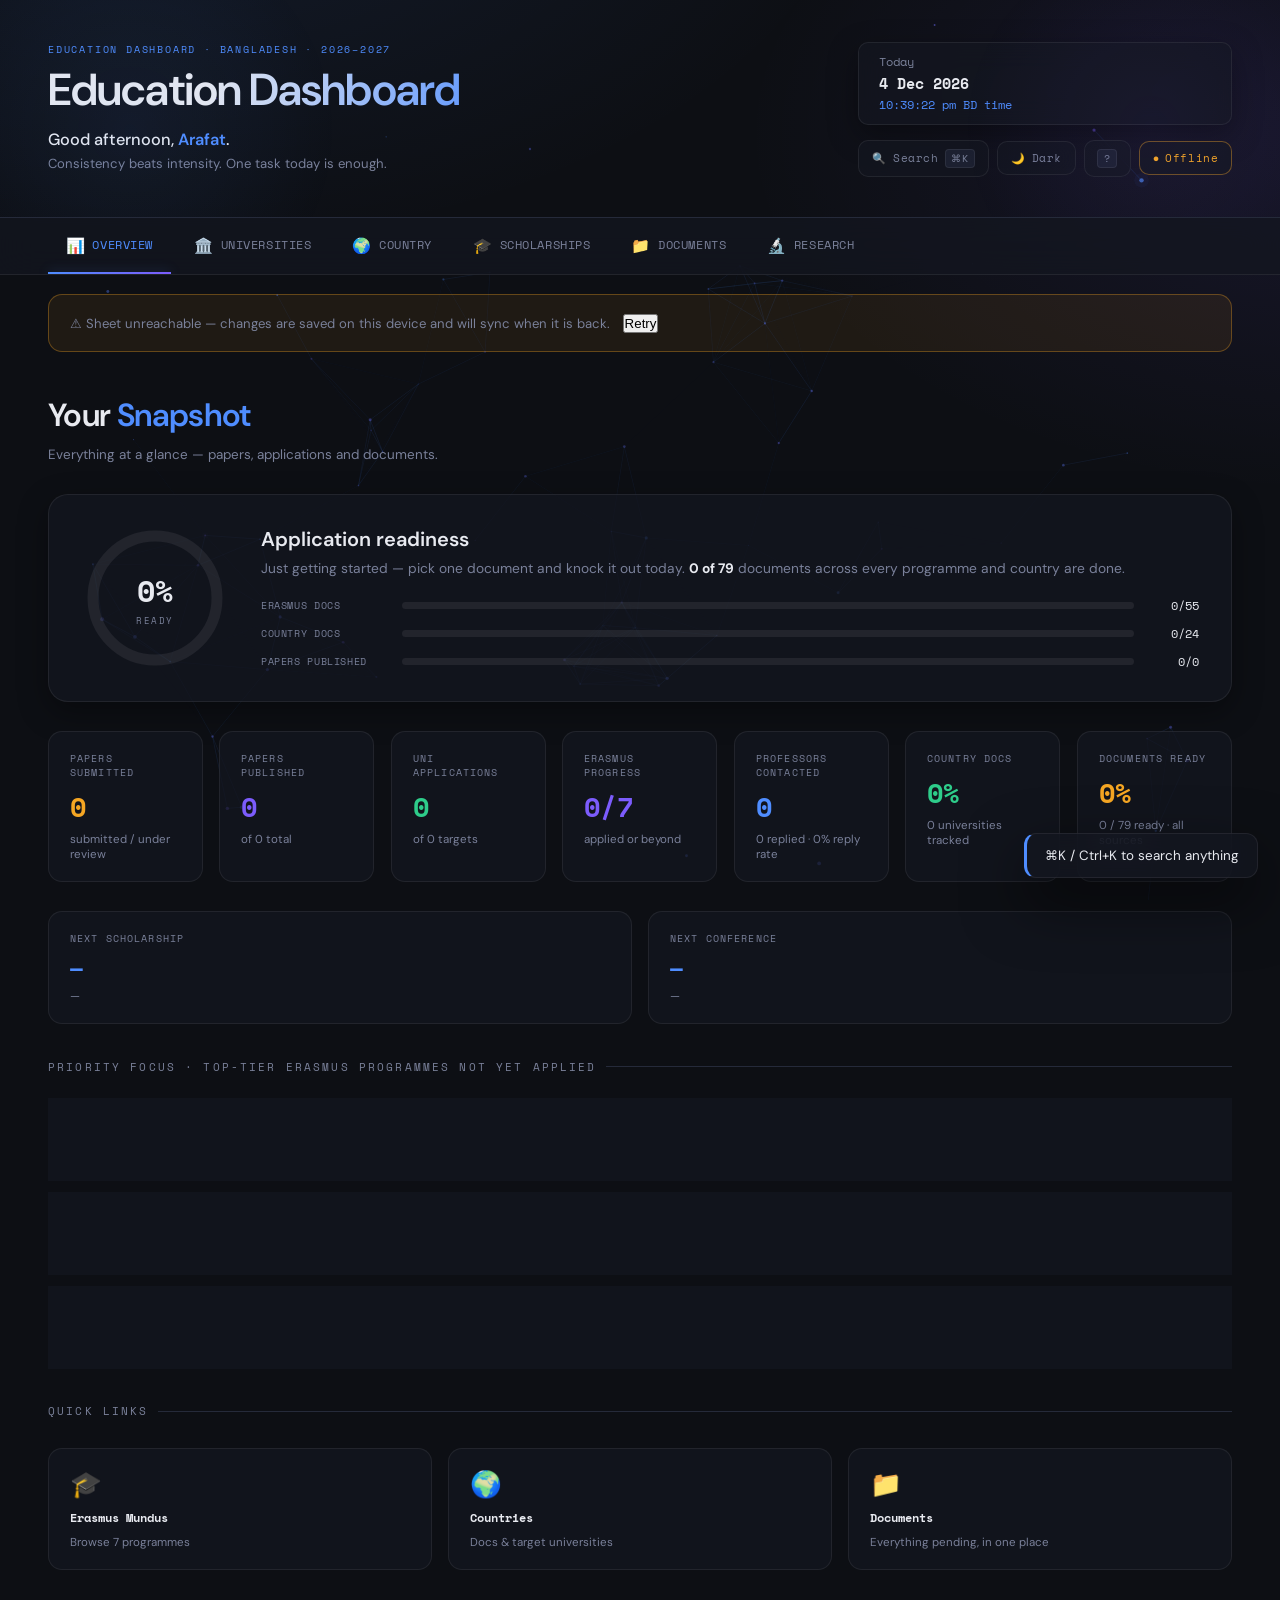
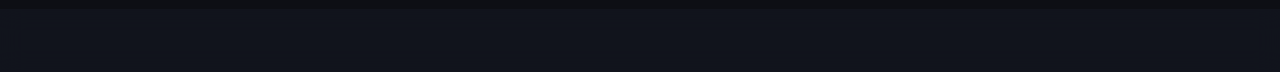
<file: index.html>
<!DOCTYPE html>
<html lang="en">
<head>
<meta charset="UTF-8">
<meta name="viewport" content="width=device-width, initial-scale=1.0">
<meta http-equiv="refresh" content="0; url=conferences.html">
<title>BD Conference Deadlines</title>
<script>
  window.location.replace('conferences.html');
</script>
</head>
<body>
  <p><a href="conferences.html">Open BD Conference Deadlines</a></p>
</body>
</html>
</file>
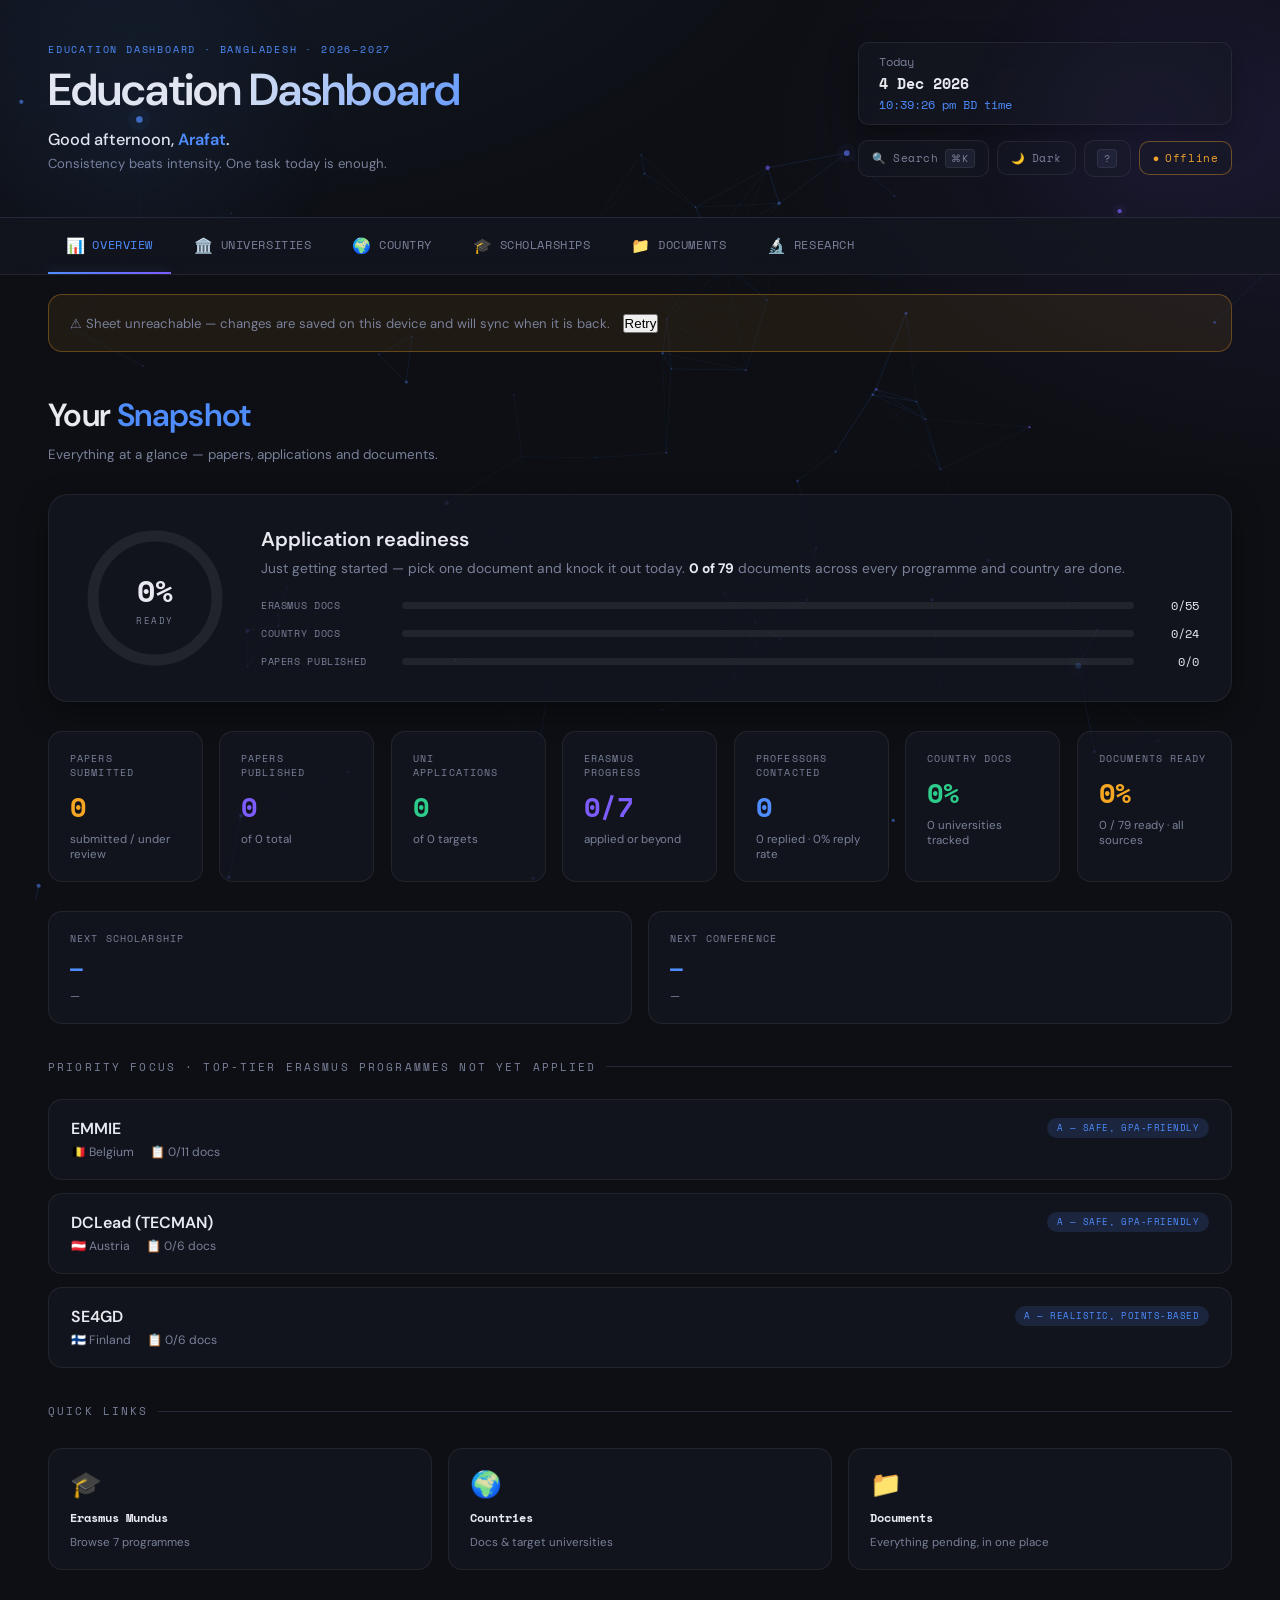
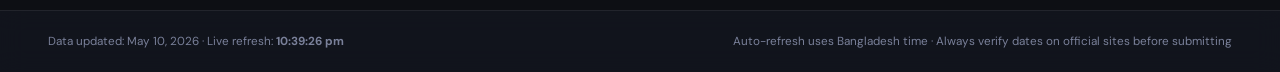
<file: conferences.html>
<!DOCTYPE html>
<html lang="en">
<head>
<meta charset="UTF-8">
<meta name="viewport" content="width=device-width, initial-scale=1.0">
<title>BD Conference Deadlines 2026–2027</title>
<link href="https://fonts.googleapis.com/css2?family=Space+Mono:wght@400;700&family=DM+Sans:wght@300;400;500;600&display=swap" rel="stylesheet">
<script src="assets/sheet-api.js"></script>
<script src="assets/db.js"></script>
<script src="assets/sync-core.js"></script>
<script src="assets/papers.js"></script>
<script src="assets/erasmus-data.js"></script>
<script src="assets/country-data.js"></script>
<script src="assets/outreach.js"></script>
<style>
  :root {
    --bg: #0d0f14;
    --surface: #141720;
    --surface2: #1c2030;
    --border: #252a3a;
    --accent: #4f8dff;
    --accent2: #7c5cfc;
    --green: #2ecc8a;
    --amber: #f5a623;
    --red: #ff5f5f;
    --text: #e8eaf0;
    --muted: #7a819a;
  }
  * { margin: 0; padding: 0; box-sizing: border-box; }
  body { font-family: 'DM Sans', sans-serif; background: var(--bg); color: var(--text); min-height: 100vh; }

  header {
    padding: 3.5rem 3rem 2.5rem;
    border-bottom: 1px solid var(--border);
    position: relative; overflow: hidden;
  }
  header::before {
    content: ''; position: absolute; top: -80px; left: -80px;
    width: 420px; height: 420px;
    background: radial-gradient(circle, rgba(79,141,255,0.07) 0%, transparent 70%);
    pointer-events: none;
  }
  header::after {
    content: ''; position: absolute; bottom: -100px; right: -60px;
    width: 380px; height: 380px;
    background: radial-gradient(circle, rgba(124,92,252,0.06) 0%, transparent 70%);
    pointer-events: none;
  }
  .header-top { display: flex; align-items: flex-start; justify-content: space-between; flex-wrap: wrap; gap: 1rem; }
  .header-label { font-family: 'Space Mono', monospace; font-size: 10px; letter-spacing: .18em; color: var(--accent); text-transform: uppercase; margin-bottom: .6rem; }
  h1 { font-size: clamp(1.8rem,4vw,2.8rem); font-weight: 600; line-height: 1.1; letter-spacing: -.02em; }
  h1 span { color: var(--accent); }
  .header-sub { font-size: .88rem; color: var(--muted); margin-top: .7rem; max-width: 480px; line-height: 1.6; }
  .today-badge { background: var(--surface2); border: 1px solid var(--border); border-radius: 10px; padding: .7rem 1.2rem; font-family: 'Space Mono', monospace; font-size: .72rem; color: var(--muted); white-space: nowrap; flex-shrink: 0; line-height: 1.4; min-width: 174px; }
  .today-badge strong { color: var(--text); display: block; font-size: .95rem; margin-top: 3px; }
  .today-time { color: var(--accent); display: block; font-size: .76rem; margin-top: 2px; }

  .filters { display: flex; gap: .5rem; margin-top: 2rem; flex-wrap: wrap; }
  .filter-btn { font-family: 'Space Mono', monospace; font-size: .68rem; letter-spacing: .06em; padding: .4rem .95rem; border-radius: 6px; border: 1px solid var(--border); background: transparent; color: var(--muted); cursor: pointer; transition: all .2s; text-transform: uppercase; }
  .filter-btn:hover { border-color: var(--accent); color: var(--accent); }
  .filter-btn.active { background: var(--accent); border-color: var(--accent); color: #fff; }
  .filter-ended:hover { border-color: var(--red); color: var(--red); }
  .filter-ended.active { background: var(--red); border-color: var(--red); color: #fff; }
  .filter-ended #ended-count { display: inline-block; min-width: 16px; padding: 0 4px; margin-left: 2px; border-radius: 8px; background: rgba(255,95,95,.18); color: var(--red); font-size: .62rem; line-height: 15px; text-align: center; }
  .filter-ended.active #ended-count { background: rgba(255,255,255,.25); color: #fff; }

  main { padding: 2.5rem 3rem; }

  .section-label { font-family: 'Space Mono', monospace; font-size: .67rem; letter-spacing: .2em; text-transform: uppercase; color: var(--muted); margin-bottom: 1.1rem; display: flex; align-items: center; gap: .6rem; }
  .section-label::after { content: ''; flex: 1; height: 1px; background: var(--border); }

  .cards { display: grid; grid-template-columns: repeat(auto-fill, minmax(340px, 1fr)); gap: 1rem; margin-bottom: 2.8rem; }

  .card { background: var(--surface); border: 1px solid var(--border); border-radius: 14px; padding: 1.3rem 1.5rem; position: relative; overflow: hidden; transition: transform .2s, box-shadow .2s, border-color .2s; animation: fadeUp .4s ease both; }
  .card:hover { transform: translateY(-3px); box-shadow: 0 14px 36px rgba(0,0,0,.45); border-color: #353c55; }
  .card::before { content: ''; position: absolute; top: 0; left: 0; right: 0; height: 2px; background: linear-gradient(90deg, var(--accent), var(--accent2)); opacity: 0; transition: opacity .2s; }
  .card:hover::before { opacity: 1; }

  .card-top { display: flex; justify-content: space-between; align-items: flex-start; gap: .5rem; margin-bottom: 1rem; }
  .conf-name { font-size: 1.05rem; font-weight: 600; letter-spacing: -.01em; }
  .conf-name a { color: var(--text); text-decoration: none; border-bottom: 1px solid rgba(79,141,255,0.3); transition: border-color .2s, color .2s; }
  .conf-name a:hover { color: var(--accent); border-color: var(--accent); }
  .conf-full { font-size: .75rem; color: var(--muted); margin-top: .25rem; line-height: 1.5; }

  .status-dot { width: 8px; height: 8px; border-radius: 50%; flex-shrink: 0; margin-top: 6px; }
  .dot-open   { background: var(--green); box-shadow: 0 0 8px var(--green); }
  .dot-urgent { background: var(--amber); box-shadow: 0 0 8px var(--amber); animation: pulse 1.5s infinite; }
  .dot-closed { background: var(--red); opacity: .8; }
  @keyframes pulse { 0%,100%{opacity:1} 50%{opacity:.35} }

  .dates-grid { display: grid; grid-template-columns: 1fr 1fr; gap: .55rem .7rem; margin-bottom: .9rem; }
  .date-label { font-size: .62rem; font-family: 'Space Mono', monospace; letter-spacing: .07em; color: var(--muted); text-transform: uppercase; margin-bottom: .15rem; }
  .date-value { font-size: .84rem; font-weight: 500; color: var(--text); }
  .date-value.highlight { color: var(--accent); }
  .date-value.urgent    { color: var(--amber); font-weight: 600; }
  .ext-tag { display: inline-block; margin-left: 4px; padding: 1px 6px; border-radius: 10px; font-size: 9px; font-weight: 700; letter-spacing: .5px; color: #fff; background: #e91e63; vertical-align: middle; }

  .countdown { background: var(--surface2); border-radius: 8px; padding: .55rem .9rem; margin-top: .7rem; display: flex; align-items: center; justify-content: space-between; }
  .countdown-label { font-size: .68rem; font-family: 'Space Mono', monospace; color: var(--muted); letter-spacing: .05em; }
  .countdown-days { font-family: 'Space Mono', monospace; font-size: .84rem; font-weight: 700; }
  .days-open   { color: var(--green); }
  .days-urgent { color: var(--amber); }
  .days-closed { color: var(--red); }

  .card.is-closed { opacity: .64; }

  .card.blue-glow { box-shadow: 0 0 24px rgba(60,140,255,.45); border-color: rgba(60,140,255,.55); }

  /* deadline urgency tiers */
  /* <=3 days: full red card */
  .card.tier-critical { border-color: var(--red); background: linear-gradient(180deg, rgba(255,60,60,.16), rgba(255,60,60,.05)); box-shadow: 0 0 24px rgba(255,60,60,.45); }
  .card.tier-critical::before { opacity: 1; background: var(--red); }
  .card.tier-critical .conf-name a { color: #ff6b6b; border-color: rgba(255,60,60,.4); }
  .card.tier-critical .venue, .card.tier-critical .conf-full { color: #ffb3b3; }

  /* <=7 days: continuous red shadow spark */
  .card.tier-high { border-color: rgba(255,60,60,.55); animation: fadeUp .4s ease both, sparkRed 1.4s ease-in-out infinite; }
  @keyframes sparkRed {
    0%,100% { box-shadow: 0 0 6px rgba(255,60,60,.25); }
    50%     { box-shadow: 0 0 28px 4px rgba(255,60,60,.7); }
  }

  /* <=10 days: orange top bar + animated dashed ring */
  .card.tier-warn { border-color: rgba(255,140,40,.5); }
  .card.tier-warn::before { opacity: 1; background: linear-gradient(90deg, #ff8c28, #ffb347); }
  .card.tier-warn .conf-date-badge { color: #ffb347; background: rgba(255,140,40,.12); }

  /* submitted papers block on card */
  .submitted { margin-top: .85rem; padding-top: .8rem; border-top: 1px dashed var(--border); }
  .submitted-head { font-size: .6rem; font-family: 'Space Mono', monospace; letter-spacing: .12em; text-transform: uppercase; color: var(--green); margin-bottom: .5rem; display: flex; align-items: center; gap: .4rem; }
  .submitted-head::before { content: '✓'; display: inline-flex; align-items: center; justify-content: center; width: 14px; height: 14px; border-radius: 50%; background: rgba(46,204,138,.18); color: var(--green); font-size: .58rem; }
  .paper-item { font-size: .78rem; line-height: 1.5; color: var(--text); padding: .38rem .55rem; background: rgba(46,204,138,.06); border-left: 2px solid var(--green); border-radius: 0 5px 5px 0; margin-bottom: .4rem; }
  .paper-item:last-child { margin-bottom: 0; }
  .card.has-submission { border-color: rgba(46,204,138,.4); }
  .card.has-submission::before { opacity: 1; background: linear-gradient(90deg, var(--green), var(--accent)); }

  /* my-papers modal */
  .filter-papers { border-color: rgba(46,204,138,.5); color: var(--green); }
  .filter-papers:hover { border-color: var(--green); color: var(--green); background: rgba(46,204,138,.08); }
  .filter-papers #paper-count { display: inline-block; min-width: 16px; padding: 0 4px; margin-left: 2px; border-radius: 8px; background: rgba(46,204,138,.18); color: var(--green); font-size: .62rem; line-height: 15px; text-align: center; }
  .modal-overlay { position: fixed; inset: 0; background: rgba(6,8,12,.78); backdrop-filter: blur(4px); display: none; align-items: flex-start; justify-content: center; padding: 4vh 1.25rem; z-index: 50; overflow-y: auto; }
  .modal-overlay.open { display: flex; animation: fadeIn .2s ease; }
  @keyframes fadeIn { from{opacity:0} to{opacity:1} }
  .modal { background: var(--surface); border: 1px solid var(--border); border-radius: 16px; width: 100%; max-width: 760px; box-shadow: 0 24px 70px rgba(0,0,0,.6); animation: fadeUp .3s ease both; }
  .modal-header { padding: 1.5rem 1.7rem 1.2rem; border-bottom: 1px solid var(--border); display: flex; align-items: flex-start; justify-content: space-between; gap: 1rem; }
  .modal-title { font-size: 1.15rem; font-weight: 600; letter-spacing: -.01em; }
  .modal-title span { color: var(--green); }
  .modal-sub { font-size: .76rem; color: var(--muted); margin-top: .3rem; }
  .modal-close { background: var(--surface2); border: 1px solid var(--border); color: var(--muted); width: 32px; height: 32px; border-radius: 8px; cursor: pointer; font-size: 1.1rem; line-height: 1; flex-shrink: 0; transition: all .2s; }
  .modal-close:hover { color: var(--red); border-color: var(--red); }
  .modal-body { padding: 1.2rem 1.7rem 1.7rem; }
  .paper-row { display: flex; gap: .9rem; padding: .95rem 0; border-bottom: 1px solid var(--border); }
  .paper-row:last-child { border-bottom: none; }
  .paper-num { font-family: 'Space Mono', monospace; font-size: .8rem; color: var(--muted); flex-shrink: 0; width: 22px; padding-top: 2px; }
  .paper-info { flex: 1; }
  .paper-conf { font-family: 'Space Mono', monospace; font-size: .66rem; letter-spacing: .06em; text-transform: uppercase; color: var(--accent); margin-bottom: .3rem; }
  .paper-title { font-size: .9rem; line-height: 1.5; color: var(--text); }

  .conf-date-bar { margin-top: .85rem; padding-top: .85rem; border-top: 1px solid var(--border); display: flex; align-items: center; justify-content: space-between; gap: .5rem; flex-wrap: wrap; }
  .conf-date-badge { font-size: .7rem; font-family: 'Space Mono', monospace; color: var(--accent2); background: rgba(124,92,252,0.1); border-radius: 5px; padding: .25rem .65rem; white-space: nowrap; }
  .venue { font-size: .7rem; color: var(--muted); }

  @keyframes fadeUp { from{opacity:0;transform:translateY(14px)} to{opacity:1;transform:translateY(0)} }
  .card:nth-child(1){animation-delay:.04s} .card:nth-child(2){animation-delay:.09s}
  .card:nth-child(3){animation-delay:.14s} .card:nth-child(4){animation-delay:.19s}
  .card:nth-child(5){animation-delay:.24s} .card:nth-child(6){animation-delay:.29s}
  .card:nth-child(7){animation-delay:.34s} .card:nth-child(8){animation-delay:.39s}
  .card:nth-child(9){animation-delay:.44s} .card:nth-child(10){animation-delay:.49s}
  .card:nth-child(11){animation-delay:.54s} .card:nth-child(12){animation-delay:.59s}
  .card:nth-child(13){animation-delay:.64s} .card:nth-child(14){animation-delay:.69s}

  footer { border-top: 1px solid var(--border); padding: 1.4rem 3rem; font-size: .73rem; color: var(--muted); display: flex; justify-content: space-between; flex-wrap: wrap; gap: .5rem; }

  /* ===== TAB NAV ===== */
  .tab-nav { display: flex; gap: .35rem; padding: 0 3rem; border-bottom: 1px solid var(--border); background: var(--surface); overflow-x: auto; position: sticky; top: 0; z-index: 30; }
  .tab-nav::-webkit-scrollbar { height: 0; }
  .tab-btn { font-family: 'Space Mono', monospace; font-size: .72rem; letter-spacing: .05em; text-transform: uppercase; padding: 1rem 1.1rem; border: none; background: transparent; color: var(--muted); cursor: pointer; border-bottom: 2px solid transparent; transition: color .2s, border-color .2s; white-space: nowrap; display: flex; align-items: center; gap: .45rem; }
  .tab-btn:hover { color: var(--text); }
  .tab-btn.active { color: var(--accent); border-bottom-color: var(--accent); }
  .tab-btn .tab-ico { font-size: .95rem; }
  .tab-panel { display: none; }
  .tab-panel.active { display: block; animation: fadeIn .25s ease; }

  /* ===== SHARED PANEL CHROME ===== */
  .panel-head { padding: 2.6rem 3rem 0; display: flex; align-items: flex-start; justify-content: space-between; flex-wrap: wrap; gap: 1rem; }
  .panel-head h2 { font-size: clamp(1.4rem,3vw,2rem); font-weight: 600; letter-spacing: -.02em; }
  .panel-head h2 span { color: var(--accent); }
  .panel-head p { font-size: .84rem; color: var(--muted); margin-top: .5rem; max-width: 480px; line-height: 1.6; }
  .btn { font-family: 'Space Mono', monospace; font-size: .7rem; letter-spacing: .05em; text-transform: uppercase; padding: .6rem 1.1rem; border-radius: 8px; border: 1px solid var(--accent); background: var(--accent); color: #fff; cursor: pointer; transition: all .2s; white-space: nowrap; }
  .btn:hover { background: transparent; color: var(--accent); }
  .btn-ghost { background: transparent; color: var(--muted); border-color: var(--border); }
  .btn-ghost:hover { color: var(--accent); border-color: var(--accent); }
  .btn-danger { background: transparent; color: var(--red); border-color: rgba(255,95,95,.4); }
  .btn-danger:hover { background: rgba(255,95,95,.12); border-color: var(--red); }
  .btn-sm { padding: .35rem .7rem; font-size: .62rem; }

  /* ===== STAT TILES ===== */
  .stat-row { display: grid; grid-template-columns: repeat(auto-fit, minmax(150px,1fr)); gap: 1rem; padding: 1.8rem 3rem 0; }
  .stat-tile { background: var(--surface); border: 1px solid var(--border); border-radius: 14px; padding: 1.2rem 1.3rem; }
  .stat-tile .stat-label { font-family: 'Space Mono', monospace; font-size: .6rem; letter-spacing: .12em; text-transform: uppercase; color: var(--muted); margin-bottom: .5rem; }
  .stat-tile .stat-val { font-size: 1.7rem; font-weight: 600; font-family: 'Space Mono', monospace; letter-spacing: -.02em; }
  .stat-tile .stat-sub { font-size: .72rem; color: var(--muted); margin-top: .3rem; }
  .stat-accent { color: var(--accent); } .stat-green { color: var(--green); } .stat-amber { color: var(--amber); } .stat-red { color: var(--red); } .stat-violet { color: var(--accent2); }

  /* ===== PROGRESS BARS ===== */
  .prog-track { height: 8px; background: var(--surface2); border-radius: 6px; overflow: hidden; margin-top: .5rem; }
  .prog-fill { height: 100%; border-radius: 6px; background: linear-gradient(90deg, var(--accent), var(--accent2)); transition: width .4s ease; }
  .prog-fill.g { background: linear-gradient(90deg, var(--green), var(--accent)); }
  .prog-fill.a { background: linear-gradient(90deg, var(--amber), #ffb347); }


  /* ===== DATA TABLES / LIST ROWS ===== */
  .entry-list { padding: 1.5rem 3rem 0; display: flex; flex-direction: column; gap: .8rem; }
  .entry { background: var(--surface); border: 1px solid var(--border); border-radius: 14px; padding: 1.1rem 1.4rem; transition: border-color .2s, transform .2s; animation: fadeUp .3s ease both; }
  .entry:hover { border-color: #353c55; transform: translateY(-2px); }
  .entry-top { display: flex; justify-content: space-between; align-items: flex-start; gap: 1rem; }
  .entry-title { font-size: 1rem; font-weight: 600; }
  .entry-meta { font-size: .76rem; color: var(--muted); margin-top: .3rem; line-height: 1.5; display: flex; flex-wrap: wrap; gap: .3rem 1rem; }
  .entry-meta b { color: var(--text); font-weight: 500; }
  .doc-pct-track { height: 5px; background: var(--surface2); border-radius: 3px; margin-top: .6rem; overflow: hidden; }
  .doc-pct-fill { height: 100%; background: var(--amber); border-radius: 3px; transition: width .2s; }
  .doc-pct-fill.done { background: var(--green); }
  .pending-doc-list { list-style: none; margin: .7rem 0 0; padding-top: .7rem; border-top: 1px dashed var(--border); display: flex; flex-direction: column; gap: .2rem; }
  .pending-doc-list li { font-size: .78rem; }
  .pending-doc-item { display: flex; align-items: flex-start; gap: .55rem; padding: .35rem .3rem; border-radius: 6px; color: var(--muted); line-height: 1.45; cursor: pointer; transition: background .15s; }
  .pending-doc-item:hover { background: var(--surface2); color: var(--text); }
  .pending-doc-item input[type=checkbox] { margin-top: .2rem; accent-color: var(--accent); width: 14px; height: 14px; flex-shrink: 0; cursor: pointer; }
  .doc-all-done { font-size: .78rem; color: var(--green); margin-top: .7rem; padding-top: .7rem; border-top: 1px dashed var(--border); }

  /* ===== SCHOLARSHIPS / COUNTRY (in-page, no navigation) ===== */
  .prog-grid, .ctry-grid { display: grid; grid-template-columns: repeat(auto-fill, minmax(300px, 1fr)); gap: 1rem; margin: 0 3rem; }
  .prog-card, .ctry-card { background: var(--surface); border: 1px solid var(--border); border-radius: 14px; padding: 1.4rem 1.5rem; cursor: pointer; transition: transform .2s, box-shadow .2s, border-color .2s; }
  .prog-card:hover, .ctry-card:hover { transform: translateY(-4px); box-shadow: 0 16px 40px rgba(0,0,0,.5); border-color: #353c55; }
  .prog-top { display: flex; justify-content: space-between; align-items: flex-start; gap: .6rem; margin-bottom: .9rem; }
  .prog-name { font-size: 1.05rem; font-weight: 600; letter-spacing: -.01em; }
  .prog-tier { font-size: .74rem; color: var(--muted); margin-top: .3rem; }
  .prog-loc { font-size: .78rem; color: var(--muted); margin-top: .35rem; }
  .prog-about-line { font-size: .78rem; color: var(--muted); line-height: 1.55; margin-bottom: 1rem; display: -webkit-box; -webkit-line-clamp: 3; -webkit-box-orient: vertical; overflow: hidden; }
  .doc-progress { font-size: .68rem; font-family: 'Space Mono', monospace; color: var(--muted); margin-bottom: .9rem; }
  .doc-progress.done { color: var(--green); }
  .doc-progress-track { height: 4px; background: var(--surface2); border-radius: 3px; margin-top: .3rem; overflow: hidden; }
  .doc-progress-fill { height: 100%; background: var(--accent); border-radius: 3px; }
  .doc-progress.done .doc-progress-fill { background: var(--green); }
  .fund-tag { font-family: 'Space Mono', monospace; font-size: .56rem; letter-spacing: .05em; text-transform: uppercase; padding: .28rem .6rem; border-radius: 20px; white-space: nowrap; flex-shrink: 0; }
  .fund-full { background: rgba(46,204,138,.15); color: var(--green); }
  .fund-partial { background: rgba(245,166,35,.15); color: var(--amber); }
  .status-badge { font-family: 'Space Mono', monospace; font-size: .58rem; letter-spacing: .05em; text-transform: uppercase; padding: .28rem .65rem; border-radius: 20px; white-space: nowrap; display: inline-flex; align-items: center; gap: .35rem; }
  .status-badge::before { content: ''; width: 6px; height: 6px; border-radius: 50%; background: currentColor; }
  .st-researching { background: rgba(79,141,255,.15); color: var(--accent); }
  .st-applied { background: rgba(245,166,35,.15); color: var(--amber); }
  .st-accepted { background: rgba(46,204,138,.15); color: var(--green); }
  .st-rejected { background: rgba(255,95,95,.15); color: var(--red); }
  .prog-foot { display: flex; align-items: center; justify-content: space-between; gap: .5rem; padding-top: .95rem; border-top: 1px solid var(--border); }
  .prog-arrow { color: var(--muted); font-size: .85rem; }
  .ctry-icon { font-size: 2rem; margin-bottom: .8rem; }
  .ctry-stats { display: flex; gap: 1.2rem; margin-top: .6rem; }
  .ctry-stat b { display: block; font-family: 'Space Mono', monospace; font-size: 1rem; color: var(--accent); }
  .ctry-stat span { font-size: .62rem; color: var(--muted); text-transform: uppercase; letter-spacing: .05em; }

  .prog-detail, .ctry-detail { margin: 0 3rem; }
  .prog-back { font-family: 'Space Mono', monospace; font-size: .72rem; color: var(--accent); background: none; border: none; cursor: pointer; margin-bottom: 1.2rem; padding: 0; }
  .prog-back:hover { text-decoration: underline; }
  .prog-detail-head { display: flex; align-items: flex-start; justify-content: space-between; flex-wrap: wrap; gap: 1rem; margin-bottom: 1.2rem; }
  .prog-detail-head h3 { font-size: 1.5rem; font-weight: 600; }
  .prog-detail-sub { font-size: .86rem; color: var(--muted); margin-top: .4rem; }
  .prog-badges-row { display: flex; align-items: center; gap: .6rem; margin-bottom: 1.4rem; }
  select.prog-status-select { font-family: 'Space Mono', monospace; font-size: .68rem; letter-spacing: .04em; text-transform: uppercase; padding: .35rem .65rem; border-radius: 20px; border: 1px solid var(--border); background: var(--surface2); color: var(--text); cursor: pointer; }
  .prog-info-grid { display: grid; grid-template-columns: repeat(auto-fit,minmax(170px,1fr)); gap: 1rem 1.3rem; margin-bottom: 1.6rem; background: var(--surface); border: 1px solid var(--border); border-radius: 14px; padding: 1.2rem 1.4rem; }
  .prog-d-label { font-size: .6rem; font-family: 'Space Mono', monospace; letter-spacing: .07em; text-transform: uppercase; color: var(--muted); margin-bottom: .25rem; }
  .prog-d-value { font-size: .88rem; font-weight: 500; line-height: 1.4; }
  .prog-section { margin-bottom: 1.6rem; }
  .prog-section h4 { font-family: 'Space Mono', monospace; font-size: .64rem; letter-spacing: .1em; text-transform: uppercase; color: var(--accent); margin-bottom: .55rem; }
  .prog-section p { font-size: .88rem; line-height: 1.6; }
  .prog-section ul { list-style: none; }
  .prog-section li { font-size: .85rem; line-height: 1.5; padding: .3rem 0 .3rem 1.2rem; position: relative; }
  .prog-section li::before { content: '▸'; position: absolute; left: 0; color: var(--accent2); }
  .prog-about { background: var(--surface); border: 1px solid var(--border); border-left: 3px solid var(--accent); border-radius: 10px; padding: 1rem 1.2rem; }
  .prog-links-row { display: flex; gap: .55rem; flex-wrap: wrap; }
  .prog-link-btn { display: inline-flex; align-items: center; gap: .4rem; font-family: 'Space Mono', monospace; font-size: .72rem; padding: .55rem 1rem; border-radius: 9px; background: var(--surface2); border: 1px solid var(--border); color: var(--text); text-decoration: none; }
  .prog-link-btn:hover { border-color: var(--accent); color: var(--accent); }
  .prog-link-btn.primary { background: var(--accent); border-color: var(--accent); color: #fff; }
  .prog-link-btn.primary:hover { background: transparent; color: var(--accent); }

  .chk-progress-line { display: flex; align-items: center; justify-content: space-between; margin-bottom: 1rem; }
  .chk-track { flex: 1; height: 6px; background: var(--surface2); border-radius: 3px; margin: 0 1rem; overflow: hidden; }
  .chk-fill { height: 100%; background: var(--accent); border-radius: 3px; transition: width .2s; }
  .chk-progress-line.done .chk-fill { background: var(--green); }
  .chk-count { font-family: 'Space Mono', monospace; font-size: .78rem; color: var(--muted); white-space: nowrap; }
  .chk-list { display: flex; flex-direction: column; gap: .1rem; background: var(--surface); border: 1px solid var(--border); border-radius: 14px; padding: .6rem; }
  .chk-item { display: flex; align-items: flex-start; gap: .6rem; padding: .55rem .6rem; border-radius: 8px; cursor: pointer; font-size: .85rem; line-height: 1.45; transition: background .15s; }
  .chk-item:hover { background: var(--surface2); }
  .chk-item input[type=checkbox] { margin-top: .2rem; accent-color: var(--accent); width: 16px; height: 16px; flex-shrink: 0; cursor: pointer; }
  .chk-item.checked span { color: var(--muted); text-decoration: line-through; }

  .uni-mini-card { background: var(--surface); border: 1px solid var(--border); border-radius: 14px; padding: 1.1rem 1.3rem; margin-bottom: .8rem; }
  .uni-mini-top { display: flex; align-items: flex-start; justify-content: space-between; gap: 1rem; }
  .uni-mini-name { font-size: .96rem; font-weight: 600; }
  .uni-mini-details { font-size: .84rem; color: var(--text); margin-top: .45rem; line-height: 1.55; white-space: pre-wrap; }
  .uni-mini-link { font-size: .76rem; color: var(--accent); text-decoration: none; margin-top: .45rem; display: inline-block; }
  .uni-actions { display: flex; gap: .4rem; flex-shrink: 0; }
  .entry-notes { font-size: .78rem; color: var(--muted); margin-top: .7rem; padding-top: .7rem; border-top: 1px dashed var(--border); line-height: 1.55; }
  .entry-actions { display: flex; gap: .4rem; flex-shrink: 0; }
  .icon-btn { background: var(--surface2); border: 1px solid var(--border); color: var(--muted); width: 30px; height: 30px; border-radius: 7px; cursor: pointer; font-size: .82rem; transition: all .2s; display: flex; align-items: center; justify-content: center; text-decoration: none; }
  .icon-btn:hover { color: var(--accent); border-color: var(--accent); }
  .icon-btn.del:hover { color: var(--red); border-color: var(--red); }
  .empty-state { padding: 3rem 3rem; text-align: center; color: var(--muted); font-size: .85rem; }
  .empty-state .es-ico { font-size: 2rem; display: block; margin-bottom: .6rem; opacity: .5; }

  /* ===== PUBLISHED PAPER CARDS (4 per row) ===== */
  .pub-grid { display: grid; grid-template-columns: repeat(4, 1fr); gap: 1rem; padding: 1.5rem 3rem 0; }
  .pub-card { background: var(--surface); border: 1px solid var(--border); border-radius: 14px; padding: 1.2rem 1.3rem; position: relative; overflow: hidden; display: flex; flex-direction: column; transition: transform .2s, box-shadow .2s, border-color .2s; animation: fadeUp .35s ease both; }
  .pub-card:hover { transform: translateY(-4px); box-shadow: 0 14px 36px rgba(0,0,0,.45); border-color: rgba(124,92,252,.5); }
  .pub-card::before { content: ''; position: absolute; top: 0; left: 0; right: 0; height: 3px; background: var(--pub-accent, linear-gradient(90deg, var(--accent2), var(--accent))); opacity: 0; transition: opacity .2s; }
  .pub-card:hover::before { opacity: 1; }
  .pub-top { display: flex; align-items: center; justify-content: space-between; margin-bottom: .8rem; gap: .5rem; }
  .pub-top-l { display: flex; align-items: center; gap: .5rem; }
  .pub-idx { font-family: 'Space Mono', monospace; font-size: .82rem; font-weight: 700; color: var(--accent2); background: rgba(124,92,252,.12); width: 28px; height: 28px; border-radius: 8px; display: flex; align-items: center; justify-content: center; flex-shrink: 0; }
  .pub-title { font-size: .9rem; font-weight: 600; line-height: 1.4; letter-spacing: -.01em; flex: 1; }
  .pub-title a { color: var(--text); text-decoration: none; border-bottom: 1px solid rgba(124,92,252,.35); transition: color .2s, border-color .2s; }
  .pub-title a:hover { color: var(--accent2); border-color: var(--accent2); }
  .pub-venue { font-size: .72rem; color: var(--muted); margin-top: .7rem; display: flex; align-items: flex-start; gap: .4rem; line-height: 1.4; }
  .pub-foot { margin-top: auto; padding-top: .9rem; display: flex; flex-direction: column; gap: .55rem; }
  .pub-index-badge { font-family: 'Space Mono', monospace; font-size: .58rem; letter-spacing: .04em; font-weight: 700; padding: .22rem .55rem; border-radius: 6px; white-space: nowrap; display: inline-flex; align-items: center; gap: .3rem; }
  .idx-ieee { background: rgba(0,132,209,.15); color: #4fa8e8; }
  .idx-springer { background: rgba(255,190,20,.15); color: #f5c518; }
  .idx-atlantis { background: rgba(46,204,138,.15); color: var(--green); }
  .idx-rg { background: rgba(124,92,252,.15); color: var(--accent2); }
  .pub-link-row { display: flex; align-items: center; justify-content: space-between; gap: .5rem; }

  /* ===== STATUS PILLS ===== */
  .pill { font-family: 'Space Mono', monospace; font-size: .58rem; letter-spacing: .05em; text-transform: uppercase; padding: .22rem .6rem; border-radius: 20px; white-space: nowrap; }
  .pill-green { background: rgba(46,204,138,.15); color: var(--green); }
  .pill-amber { background: rgba(245,166,35,.15); color: var(--amber); }
  .pill-red   { background: rgba(255,95,95,.15); color: var(--red); }
  .pill-blue  { background: rgba(79,141,255,.15); color: var(--accent); }
  .pill-violet{ background: rgba(124,92,252,.15); color: var(--accent2); }
  .pill-muted { background: var(--surface2); color: var(--muted); }

  /* ===== FORM (modal) ===== */
  .form-grid { display: grid; grid-template-columns: 1fr 1fr; gap: 1rem; }
  .form-grid .full { grid-column: 1 / -1; }
  .field label { display: block; font-family: 'Space Mono', monospace; font-size: .6rem; letter-spacing: .08em; text-transform: uppercase; color: var(--muted); margin-bottom: .35rem; }
  .field input, .field select, .field textarea { width: 100%; background: var(--bg); border: 1px solid var(--border); border-radius: 8px; padding: .6rem .75rem; color: var(--text); font-family: 'DM Sans', sans-serif; font-size: .85rem; transition: border-color .2s; }
  .field input:focus, .field select:focus, .field textarea:focus { outline: none; border-color: var(--accent); }
  .field textarea { resize: vertical; min-height: 70px; }
  .field input[type=range] { padding: 0; accent-color: var(--accent); }
  .form-actions { display: flex; justify-content: flex-end; gap: .6rem; margin-top: 1.4rem; }

  /* exam/deadline countdown hero */
  .exam-hero { background: linear-gradient(135deg, var(--surface2), var(--surface)); border: 1px solid var(--border); border-radius: 16px; padding: 1.5rem 1.7rem; margin: 1.8rem 3rem 0; display: flex; justify-content: space-between; align-items: center; flex-wrap: wrap; gap: 1rem; }
  .exam-hero .eh-label { font-family: 'Space Mono', monospace; font-size: .62rem; letter-spacing: .12em; text-transform: uppercase; color: var(--muted); }
  .exam-hero .eh-count { font-family: 'Space Mono', monospace; font-size: 2.4rem; font-weight: 700; color: var(--accent); line-height: 1; margin-top: .3rem; }
  .exam-hero .eh-date { font-size: .82rem; color: var(--text); margin-top: .4rem; }

  @media (max-width: 640px) {
    header,main,footer { padding-left: 1.25rem; padding-right: 1.25rem; }
    .cards { grid-template-columns: 1fr; }
    .dates-grid { grid-template-columns: 1fr; }
    .tab-nav { padding: 0 .75rem; }
    .tab-btn { padding: .85rem .7rem; font-size: .64rem; }
    .panel-head, .stat-row, .entry-list, .exam-hero, .empty-state, .pub-grid { padding-left: 1.25rem; padding-right: 1.25rem; }
    .exam-hero { margin-left: 1.25rem; margin-right: 1.25rem; }
    .form-grid { grid-template-columns: 1fr; }
    .pub-grid { grid-template-columns: 1fr; }
  }
  @media (min-width: 641px) and (max-width: 1100px) {
    .pub-grid { grid-template-columns: repeat(2, 1fr); }
  }

</style>
<!-- pro visual layer: loaded last so it wins over the rules above -->
<link rel="stylesheet" href="assets/ui-pro.css">
</head>
<body>

<div id="boot"><div class="boot-orb"></div><div class="boot-txt">Education Dashboard</div></div>
<canvas id="bg-canvas" aria-hidden="true"></canvas>

<header>
  <div class="header-top">
    <div>
      <p class="header-label">Education Dashboard · Bangladesh · 2026–2027</p>
      <h1>Education <span>Dashboard</span></h1>
      <p class="greeting" id="greeting">Welcome back.</p>
      <p class="greeting-sub" id="greeting-sub"></p>
    </div>
    <div>
      <div class="today-badge" aria-live="polite">Today<strong id="today-date">—</strong><span class="today-time" id="current-time">—</span></div>
      <div class="header-tools">
        <button class="tool-btn" id="palette-btn" title="Search everything">🔍 <span>Search</span> <kbd>⌘K</kbd></button>
        <button class="tool-btn" id="theme-btn" title="Toggle theme">🌙<span>Dark</span></button>
        <button class="tool-btn" id="shortcut-btn" title="Keyboard shortcuts"><span class="sc-glyph">?</span><kbd>?</kbd></button>
        <span class="tool-btn sync-chip" id="sync-chip" title="Sync status">●<span>—</span></span>
      </div>
    </div>
  </div>
</header>

<nav class="tab-nav" id="tab-nav">
  <button class="tab-btn active" data-tab="overview" onclick="switchTab('overview',this)"><span class="tab-ico">📊</span>Overview</button>
  <button class="tab-btn" data-tab="uni" onclick="switchTab('uni',this)"><span class="tab-ico">🏛️</span>Universities</button>
  <button class="tab-btn" data-tab="country" onclick="switchTab('country',this)"><span class="tab-ico">🌍</span>Country</button>
  <button class="tab-btn" data-tab="scholarships" onclick="switchTab('scholarships',this)"><span class="tab-ico">🎓</span>Scholarships</button>
  <button class="tab-btn" data-tab="docs" onclick="switchTab('docs',this)"><span class="tab-ico">📁</span>Documents</button>
  <button class="tab-btn" data-tab="research" onclick="switchTab('research',this)"><span class="tab-ico">🔬</span>Research</button>
  <span id="tab-underline"></span>
</nav>

<!-- ============ TAB: OVERVIEW ============ -->
<section class="tab-panel active" id="panel-overview">
  <div class="panel-head">
    <div>
      <h2>Your <span>Snapshot</span></h2>
      <p>Everything at a glance — papers, applications and documents.</p>
    </div>
  </div>
  <div id="ov-hero"></div>
  <div class="stat-row" id="ov-stats"></div>
  <div class="stat-row" id="ov-deadlines"></div>
  <div id="ov-priority"></div>
  <div id="ov-quicklinks"></div>
  <div style="height:2.5rem"></div>
</section>

<!-- ============ TAB: RESEARCH (papers + conferences) ============ -->
<section class="tab-panel" id="panel-research">
  <div class="panel-head">
    <div>
      <h2>Research <span>Papers</span></h2>
      <p>Manuscripts from first draft to publication, plus live conference deadlines.</p>
    </div>
    <div style="display:flex;gap:.6rem;flex-wrap:wrap">
      <a class="btn btn-ghost" href="https://www.researchgate.net/profile/K-M-Arafat-Islam" target="_blank" rel="noopener" style="text-decoration:none">🎓 ResearchGate</a>
      <a class="btn btn-ghost" href="https://scholar.google.com/citations?user=kdCgf78AAAAJ&hl=en" target="_blank" rel="noopener" style="text-decoration:none">📚 Google Scholar</a>
      <button class="btn" onclick="openPaperForm()">+ Add Paper</button>
    </div>
  </div>
  <div class="stat-row" id="research-stats"></div>

  <p class="section-label" style="margin:2rem 3rem 0">Published papers · <span id="pub-count" style="color:var(--accent2)">0</span></p>
  <div class="pub-grid" id="pub-grid"></div>

  <p class="section-label" style="margin:2.4rem 3rem 0">Submitted &amp; in-progress</p>
  <div class="entry-list" id="research-list"></div>

  <div style="display:flex;align-items:center;gap:.6rem;flex-wrap:wrap;margin:2.4rem 3rem 0">
    <p class="section-label" style="margin:0;flex:1">Conference deadlines · Bangladesh</p>
  </div>
<main>
  <div class="filters">
    <button class="filter-btn active" onclick="filterCards('all',this)">All</button>
    <button class="filter-btn" onclick="filterCards('urgent',this)">Urgent (&le;30 days)</button>
    <button class="filter-btn" onclick="filterCards('open',this)">Open</button>
    <button class="filter-btn filter-ended" onclick="filterCards('ended',this)">Ended <span id="ended-count">0</span></button>
    <button class="filter-btn filter-papers" onclick="openPapers()">📄 My Papers <span id="paper-count">0</span></button>
  </div>
  <p class="section-label" id="conf-section-label" style="margin-top:1.6rem">Open for submission · sorted by deadline</p>
  <div class="cards" id="conf-cards"></div>
</main>
</section>

<!-- ============ TAB: UNIVERSITIES ============ -->
<section class="tab-panel" id="panel-uni">
  <div class="panel-head">
    <div>
      <h2>Universities &amp; <span>Scholarship</span></h2>
      <p>Target universities, application status and scholarship deadlines.</p>
    </div>
    <button class="btn" onclick="openUniForm()">+ Add University</button>
  </div>

  <div class="exam-hero">
    <div>
      <div class="eh-label">Next scholarship deadline</div>
      <div class="eh-count" id="uni-countdown">—</div>
      <div class="eh-date" id="uni-countdown-line">No upcoming deadlines</div>
    </div>
    <div style="text-align:right">
      <div class="eh-label">Applications</div>
      <div class="eh-count" id="uni-applied" style="font-size:1.6rem">0</div>
      <div class="eh-date">of <span id="uni-total">0</span> targets</div>
    </div>
  </div>

  <div class="entry-list" id="uni-list"></div>
  <div style="height:2.5rem"></div>
</section>

<!-- ============ TAB: COUNTRY ============ -->
<section class="tab-panel" id="panel-country">
  <div class="panel-head">
    <div>
      <h2>Target <span>Countries</span></h2>
      <p>Countries I'm applying to — required documents and target universities, tracked per country.</p>
    </div>
  </div>
  <div id="country-view"></div>
  <div style="height:2.5rem"></div>
</section>

<!-- ============ TAB: SCHOLARSHIPS ============ -->
<section class="tab-panel" id="panel-scholarships">
  <div class="panel-head">
    <div>
      <h2>Scholarship <span>Categories</span></h2>
      <p>Funding tracks I'm applying to. Open a category to see its programmes.</p>
    </div>
  </div>
  <div id="scholarships-view"></div>
  <div style="height:2.5rem"></div>
</section>

<!-- ============ TAB: DOCUMENTS ============ -->
<section class="tab-panel" id="panel-docs">
  <div class="panel-head">
    <div>
      <h2>Application <span>Documents</span></h2>
      <p>Track readiness of every document you need.</p>
    </div>
    <button class="btn" onclick="openDocForm()">+ Add Document</button>
  </div>

  <div class="stat-row">
    <div class="stat-tile" style="grid-column:1/-1">
      <div class="stat-label">Overall Readiness</div>
      <div class="stat-val stat-green" id="docs-pct">0%</div>
      <div class="prog-track"><div class="prog-fill g" id="docs-bar" style="width:0%"></div></div>
      <div class="stat-sub"><span id="docs-ready">0</span> ready / <span id="docs-total">0</span> total</div>
    </div>
  </div>

  <p class="section-label" style="margin:2.2rem 3rem 0">Erasmus programme documents · what's left, per programme</p>
  <div class="entry-list" id="erasmus-docs-list"></div>

  <p class="section-label" style="margin:2.2rem 3rem 0">Country documents · what's left, per country</p>
  <div class="entry-list" id="country-docs-list"></div>

  <p class="section-label" style="margin:2.2rem 3rem 0">Other documents</p>
  <div class="entry-list" id="docs-list"></div>
  <div style="height:2.5rem"></div>
</section>

<!-- ============ GENERIC ENTRY MODAL ============ -->
<div class="modal-overlay" id="entry-modal" onclick="if(event.target===this)closeEntry()">
  <div class="modal" role="dialog" aria-modal="true" style="max-width:620px">
    <div class="modal-header">
      <div>
        <div class="modal-title" id="entry-title">Add</div>
        <div class="modal-sub" id="entry-sub"></div>
      </div>
      <button class="modal-close" onclick="closeEntry()" aria-label="Close">&times;</button>
    </div>
    <div class="modal-body">
      <form id="entry-form" onsubmit="return saveEntry(event)">
        <div class="form-grid" id="entry-fields"></div>
        <div class="form-actions">
          <button type="button" class="btn btn-ghost" onclick="closeEntry()">Cancel</button>
          <button type="submit" class="btn">Save</button>
        </div>
      </form>
    </div>
  </div>
</div>

<div class="modal-overlay" id="papers-modal" onclick="if(event.target===this)closePapers()">
  <div class="modal" role="dialog" aria-modal="true" aria-labelledby="modal-title">
    <div class="modal-header">
      <div>
        <div class="modal-title" id="modal-title">My <span>Submitted Papers</span></div>
        <div class="modal-sub" id="modal-sub">Titles and target conferences</div>
      </div>
      <button class="modal-close" onclick="closePapers()" aria-label="Close">&times;</button>
    </div>
    <div class="modal-body" id="modal-body"></div>
  </div>
</div>

<footer>
  <span>Data updated: May 10, 2026 · Live refresh: <strong id="last-refresh">—</strong></span>
  <span>Auto-refresh uses Bangladesh time · Always verify dates on official sites before submitting</span>
</footer>

<script>
  const BD_TIMEZONE = 'Asia/Dhaka';
  const DAY_MS = 86400000;
  const URGENT_DAYS = 30;
  let activeFilter = 'all';

  const dateFormatter = new Intl.DateTimeFormat('en-GB', {
    timeZone: BD_TIMEZONE,
    day: 'numeric',
    month: 'short',
    year: 'numeric'
  });
  const timeFormatter = new Intl.DateTimeFormat('en-GB', {
    timeZone: BD_TIMEZONE,
    hour: '2-digit',
    minute: '2-digit',
    second: '2-digit',
    hour12: true
  });
  const datePartsFormatter = new Intl.DateTimeFormat('en-CA', {
    timeZone: BD_TIMEZONE,
    year: 'numeric',
    month: '2-digit',
    day: '2-digit'
  });

  function bdDateParts(now = new Date()) {
    const parts = {};
    datePartsFormatter.formatToParts(now).forEach(part => {
      if (part.type !== 'literal') parts[part.type] = Number(part.value);
    });
    return parts;
  }

  function daySerial(year, month, day) {
    return Date.UTC(year, month - 1, day) / DAY_MS;
  }

  function deadlineSerial(dateString) {
    const [year, month, day] = dateString.split('-').map(Number);
    return daySerial(year, month, day);
  }

  function daysUntil(dateString, now = new Date()) {
    const today = bdDateParts(now);
    return deadlineSerial(dateString) - daySerial(today.year, today.month, today.day);
  }

  function countdownText(days) {
    if (days < 0) return 'Closed';
    if (days === 0) return 'Today';
    if (days === 1) return 'Tomorrow';
    return days + ' days';
  }

  function statusClass(days) {
    if (days < 0) return 'closed';
    if (days <= URGENT_DAYS) return 'urgent';
    return 'open';
  }

  function tierClass(days) {
    if (days < 0) return '';
    if (days <= 3) return 'tier-critical';
    if (days <= 7) return 'tier-high';
    if (days <= 10) return 'tier-warn';
    return '';
  }

  function updateClock(now) {
    document.getElementById('today-date').textContent = dateFormatter.format(now);
    document.getElementById('current-time').textContent = timeFormatter.format(now) + ' BD time';
    document.getElementById('last-refresh').textContent = timeFormatter.format(now);
  }

  function updateCards(now) {
    document.querySelectorAll('.card').forEach(card => {
      const deadline = card.dataset.deadline || '2099-01-01';
      const days = daysUntil(deadline, now);
      const status = statusClass(days);
      const countdown = card.querySelector('.countdown-days');
      const dot = card.querySelector('.status-dot');
      const deadlineValue = card.querySelector('.dates-grid > div:first-child .date-value');

      card.classList.toggle('is-closed', status === 'closed');
      card.dataset.status = status;

      card.classList.remove('tier-critical', 'tier-high', 'tier-warn');
      const tier = tierClass(days);
      if (tier) card.classList.add(tier);

      if (countdown) {
        countdown.textContent = countdownText(days);
        countdown.className = 'countdown-days days-' + status;
      }

      if (dot) {
        dot.className = 'status-dot dot-' + status;
      }

      if (deadlineValue) {
        deadlineValue.classList.toggle('urgent', status === 'urgent');
        deadlineValue.classList.toggle('highlight', status === 'open');
      }
    });
  }

  function sortCards(now) {
    const list = document.querySelector('.cards');
    const cards = Array.from(list.querySelectorAll('.card'));
    const sortedCards = cards.sort((a, b) => {
      const aDays = daysUntil(a.dataset.deadline || '2099-01-01', now);
      const bDays = daysUntil(b.dataset.deadline || '2099-01-01', now);
      const aClosed = aDays < 0;
      const bClosed = bDays < 0;

      if (aClosed !== bClosed) return aClosed ? 1 : -1;
      return deadlineSerial(a.dataset.deadline || '2099-01-01') - deadlineSerial(b.dataset.deadline || '2099-01-01');
    });
    sortedCards.forEach((card, index) => {
      if (list.children[index] !== card) {
        list.insertBefore(card, list.children[index] || null);
      }
    });
  }

  function applyFilter() {
    document.querySelectorAll('.card').forEach(card => {
      const isClosed = card.dataset.status === 'closed';
      const isUrgent = card.dataset.status === 'urgent';
      const isOpen = card.dataset.status === 'open' || card.dataset.status === 'urgent';

      let show;
      if (activeFilter === 'ended') show = isClosed;
      else if (activeFilter === 'urgent') show = isUrgent;
      else if (activeFilter === 'open') show = isOpen;
      else show = true; // 'all' = every card, ended included

      card.style.display = show ? '' : 'none';
    });
    updateSectionLabel();
  }

  function updateSectionLabel() {
    const label = document.getElementById('conf-section-label');
    if (!label) return;
    label.textContent = activeFilter === 'ended'
      ? 'Ended · deadline passed'
      : 'Open for submission · sorted by deadline';
  }

  function updateEndedCount() {
    const count = document.querySelectorAll('.card[data-status="closed"]').length;
    const el = document.getElementById('ended-count');
    if (el) el.textContent = count;
  }

  let lastSortDay = '';
  function refreshLiveData() {
    const now = new Date();
    updateClock(now);
    updateCards(now);
    const dayKey = datePartsFormatter.format(now);
    if (dayKey !== lastSortDay) {   // sort once per BD day, not every tick
      sortCards(now);
      lastSortDay = dayKey;
    }
    updateEndedCount();
    applyFilter();
  }

  function filterCards(type, btn) {
    activeFilter = type;
    document.querySelectorAll('.filter-btn').forEach(b => b.classList.remove('active'));
    btn.classList.add('active');
    applyFilter();
  }

  // ---- submitted papers ----
  const SUBMISSION_SEED = {
    'BECITHCON 2026': [
      'Mortality Trend Analysis and Risk Factor Correlation: A Data-Driven Study Using WHO Global Health Data'
    ],
    'RAAICON 2026': [
      'Data-Driven Analysis of Supply Chain Carbon Footprints: ML-Based Sector Classification for Sustainable Logistics',
      'Ensemble-Based Global Climate Anomaly Detection Using Surface Temperature and CO₂ Emission Indicators'
    ],
    'ICISET 2026': [
      'Beyond Accuracy: An Explainable, Cost-Aware Machine Learning Framework for Employee Attrition Prediction'
    ],
    'iCACCESS 2026': [
      'Demographic-Driven Customer Segmentation and Segment-Wise Market Basket Analysis for Targeted Marketing in Retail',
      "An Interpretable Ensemble Learning Framework for Predicting Students' Entrepreneurial Intention in Digital Entrepreneurship Education"
    ],
    'COMPAS 2026': [
      'Decoding SME Digital Adoption Readiness: An Explainable Stacking Ensemble Approach Across 39 Economies',
      'Targeting the Persuadable: A Causal Uplift Framework for Budget-Constrained Retail Campaign Optimization'
    ],
    'ICRPSET 2026': [
      'Leakage-Aware Cost-Sensitive Stacking Ensemble with SHAP Explainability for Bank Telemarketing Subscription Prediction',
      'Monotonic Constraint-Guided Gradient Boosting for Explainable and Regulation-Compliant Consumer Credit Risk Prediction'
    ],
    'ICECE 2026': [
      'Multi-Label Financial Inclusion Prediction with Explainable Machine Learning: Evidence from the World Bank Global Findex 2021'
    ],
    'ICCIT 2026': [
      'AI Tool Adoption Among Software Developers: A Large-Scale Predictive Framework with SHAP Explainability and Digital Divide Analysis'
    ],
    'WIECON-ECE 2026': [
      'UERAF: A Unified Framework for E-Commerce Return Prediction, Root Cause Analysis, and Revenue Impact Simulation'
    ]
  };

  function esc(s) {
    return s.replace(/[&<>"']/g, c => ({ '&':'&amp;','<':'&lt;','>':'&gt;','"':'&quot;',"'":'&#39;' }[c]));
  }

  // Conference cards show whatever the paper store says is currently with
  // that conference, so changing a paper's status or venue updates the card.
  function injectSubmissions() {
    if (!window.PAPERS) return;
    document.querySelectorAll('.card .submitted').forEach(el => el.remove());
    document.querySelectorAll('.card').forEach(card => {
      const link = card.querySelector('.conf-name a');
      if (!link) return;
      const papers = PAPERS.forVenue(link.textContent.trim());
      card.classList.toggle('has-submission', papers.length > 0);
      if (!papers.length) return;
      const block = document.createElement('div');
      block.className = 'submitted';
      const n = papers.length;
      block.innerHTML = '<div class="submitted-head">Submitted · ' + n + ' paper' + (n > 1 ? 's' : '') + '</div>' +
        papers.map(p => '<div class="paper-item">' + esc(p.title) +
          '<span class="paper-item-status ' + (paperPill[p.status] || 'pill-muted') + '">' + esc(p.status) + '</span></div>').join('');
      const bar = card.querySelector('.conf-date-bar');
      card.insertBefore(block, bar);
    });
    const pc = document.getElementById('paper-count');
    if (pc) pc.textContent = PAPERS.counts().live;
  }

  function renderModal() {
    if (!window.PAPERS) return;
    const list = PAPERS.all().slice().sort((a, b) =>
      String(a.venue).localeCompare(String(b.venue)) || String(a.title).localeCompare(String(b.title)));
    const venues = {};
    list.forEach(p => { if (p.venue) venues[p.venue] = 1; });
    document.getElementById('modal-body').innerHTML = list.map((p, i) =>
      '<div class="paper-row"><div class="paper-num">' + (i + 1) + '</div>' +
      '<div class="paper-info"><div class="paper-conf">' + esc(p.venue || 'No venue set') +
        ' <span class="pill ' + (paperPill[p.status] || 'pill-muted') + '">' + esc(p.status) + '</span></div>' +
      '<div class="paper-title">' + esc(p.title) + '</div></div></div>').join('') ||
      '<div class="paper-row"><div class="paper-info">No papers yet.</div></div>';
    document.getElementById('modal-sub').textContent =
      list.length + ' papers across ' + Object.keys(venues).length + ' venues';
  }

  function openPapers() { renderModal(); document.getElementById('papers-modal').classList.add('open'); }
  function closePapers() { document.getElementById('papers-modal').classList.remove('open'); }
  document.addEventListener('keydown', e => { if (e.key === 'Escape') closePapers(); });

  /* ========================================================
     CONFERENCE CARDS — Google Sheet driven (tab "Conferences")
     Falls back to CONF_SEED before the Sheet is connected.
     ======================================================== */
  const CONF_TAB = 'Conferences';
  let CONFS = [];

  // Seed = the built-in conference list. Used as fallback when the Sheet is empty/unset.
  const CONF_SEED = [
    { name:"ICISET 2026", url:"https://iciset.iiuc.ac.bd/", full:"Int'l Conf on Innovations in Science, Engineering and Technology", deadline:"2026-08-11", extended:"yes", notification:"2026-09-12", cameraReady:"2026-09-26", registration:"2026-09-26", event:"Nov 7–9, 2026", venue:"IIUC, Chittagong", glow:"" },
    { name:"iCACCESS 2026", url:"https://icaccess.ulab.edu.bd/", full:"Int'l Conf on Advances in Computing, Communication, Electrical & Smart Systems", deadline:"2026-07-22", extended:"yes", notification:"2026-09-07", cameraReady:"2026-09-15", registration:"2026-09-22", event:"Oct 2–3, 2026", venue:"ULAB, Dhaka", glow:"" },
    { name:"BECITHCON 2026", url:"https://becithcon.org/2026/", full:"IEEE Int'l Conf on Biomedical Engineering, Computer & IT for Health", deadline:"2026-06-30", extended:"", notification:"2026-07-31", cameraReady:"2026-08-16", registration:"2026-08-16", event:"Sep 4–5, 2026", venue:"IUBAT, Dhaka", glow:"" },
    { name:"RAAICON 2026", url:"https://raaicon.org/", full:"IEEE Int'l Conf on Robotics, Automation, AI and IoT", deadline:"2026-07-15", extended:"", notification:"2026-08-18", cameraReady:"2026-08-30", registration:"2026-08-30", event:"Sep 18–19, 2026", venue:"JUST, Jashore", glow:"" },
    { name:"ICRPSET 2026", url:"https://csa.ru.ac.bd/icrpset/2026/", full:"Int'l Conf on Recent Progresses in Science, Engineering & Technology", deadline:"2026-08-15", extended:"", notification:"2026-09-20", cameraReady:"2026-10-05", registration:"2026-10-05", event:"Dec 5–6, 2026", venue:"University of Rajshahi", glow:"" },
    { name:"ICECE 2026", url:"https://icece.org.bd/2026/", full:"14th Int'l Conference on Electrical & Computer Engineering", deadline:"2026-08-30", extended:"", notification:"2026-11-01", cameraReady:"2026-11-10", registration:"2026-11-10", event:"Dec 10–12, 2026", venue:"BUET, Dhaka", glow:"" },
    { name:"ICCIT 2026", url:"https://iccit.org.bd/2026/", full:"29th Int'l Conf on Computer and Information Technology", deadline:"2026-08-31", extended:"", notification:"2026-10-15", cameraReady:"2026-11-01", registration:"2026-11-01", event:"Dec 18–20, 2026", venue:"Cox's Bazar", glow:"" },
    { name:"WIECON-ECE 2026", url:"https://wiecon-ece.org", full:"12th IEEE Int'l Women in Engineering Conf on Electrical & Computer Eng", deadline:"2026-08-15", extended:"", notification:"2026-09-01", cameraReady:"2026-09-15", registration:"2026-09-15", event:"Oct 23–24, 2026", venue:"SEU, Dhaka", glow:"" },
    { name:"COMPAS 2026", url:"https://www.compasconf.org/", full:"IEEE 3rd Int'l Conf on Computing, Applications and Systems", deadline:"2026-07-31", extended:"yes", notification:"2026-08-31", cameraReady:"2026-09-12", registration:"2026-09-15", event:"Oct 9–10, 2026", venue:"Dhaka University", glow:"" },
    { name:"IEEE i-COSTE 2026", url:"https://i-coste.org/", full:"12th Int'l Conference on Sustainable Technology and Engineering", deadline:"2026-09-05", extended:"", notification:"2026-09-20", cameraReady:"", registration:"2026-09-30", event:"Nov 1–3, 2026", venue:"Best Western Heritage Hotel, Cox's Bazar", glow:"yes" },
    { name:"IEEE CSDE 2026", url:"https://ieee-csde.org/", full:"11th Asia-Pacific Conference on Computer Science and Data Engineering", deadline:"2026-09-05", extended:"", notification:"2026-09-20", cameraReady:"", registration:"2026-09-30", event:"Nov 1–3, 2026", venue:"Best Western Heritage Hotel, Cox's Bazar", glow:"yes" }
  ];

  const confDateFmt = new Intl.DateTimeFormat('en-US', { timeZone: BD_TIMEZONE, month: 'short', day: 'numeric', year: 'numeric' });
  function prettyConf(ds) {
    ds = String(ds || '').slice(0, 10);
    if (!/^\d{4}-\d{2}-\d{2}$/.test(ds)) return ds || '—';
    const [y, m, d] = ds.split('-').map(Number);
    return confDateFmt.format(new Date(Date.UTC(y, m - 1, d)));
  }
  function isYes(v) { return v === true || String(v).toLowerCase() === 'yes' || String(v).toLowerCase() === 'true'; }

  function normalizeConf(r, idx) {
    const o = Object.assign({}, r);
    o.id = (r.id !== undefined && r.id !== '') ? String(r.id) : ('seed-' + idx);
    o.deadline = String(o.deadline || '').slice(0, 10);
    ['notification', 'cameraReady', 'registration'].forEach(k => { o[k] = String(o[k] || '').slice(0, 10); });
    o.name = o.name || 'Untitled';
    return o;
  }

  function confCardHTML(c) {
    const ext = isYes(c.extended) ? ' <span class="ext-tag">EXTENDED</span>' : '';
    const glow = isYes(c.glow) ? ' blue-glow' : '';
    return '<div class="card' + glow + '" data-deadline="' + esc(c.deadline || '2099-01-01') + '">' +
      '<div class="card-top"><div>' +
        '<div class="conf-name"><a href="' + esc(c.url || '#') + '" target="_blank" rel="noopener">' + esc(c.name) + '</a></div>' +
        '<div class="conf-full">' + esc(c.full || '') + '</div>' +
      '</div><div class="status-dot dot-open"></div></div>' +
      '<div class="dates-grid">' +
        '<div><div class="date-label">Paper Submission</div><div class="date-value highlight">' + prettyConf(c.deadline) + ext + '</div></div>' +
        '<div><div class="date-label">Notification</div><div class="date-value">' + prettyConf(c.notification) + '</div></div>' +
        '<div><div class="date-label">Camera Ready</div><div class="date-value">' + prettyConf(c.cameraReady) + '</div></div>' +
        '<div><div class="date-label">Registration</div><div class="date-value">' + prettyConf(c.registration) + '</div></div>' +
      '</div>' +
      '<div class="countdown"><span class="countdown-label">Submission closes in</span><span class="countdown-days">—</span></div>' +
      '<div class="conf-date-bar"><span class="conf-date-badge">📅 ' + esc(c.event || '') + '</span><span class="venue">' + esc(c.venue || '') + '</span></div>' +
      '</div>';
  }

  function renderConfCards() {
    const box = document.getElementById('conf-cards');
    box.innerHTML = CONFS.map(confCardHTML).join('');
    injectSubmissions();     // re-attach submitted-papers blocks
    lastSortDay = '';        // force re-sort on next tick
    refreshLiveData();       // populate countdowns / status immediately
  }

  async function loadConferences() {
    if (window.SHEET && SHEET.configured()) {
      try {
        const rows = await SHEET.get(CONF_TAB);
        CONFS = (rows.length ? rows : CONF_SEED).map(normalizeConf);
      } catch (err) {
        CONFS = CONF_SEED.map(normalizeConf);
      }
    } else {
      CONFS = CONF_SEED.map(normalizeConf);
    }
    renderConfCards();
    const ov = document.getElementById('panel-overview');
    if (ov && ov.classList.contains('active') && typeof renderOverview === 'function') renderOverview();
  }

  // renderModal() is called when the modal opens (it needs PAPERS and
  // paperPill, both defined further down) so it is always current.
  loadConferences();
  refreshLiveData();
  setInterval(refreshLiveData, 1000);

  /* ========================================================
     EDUCATION DASHBOARD — tabs + localStorage modules
     ======================================================== */

  // ---- tab switching ----
  function switchTab(tab, btn) {
    document.querySelectorAll('.tab-panel').forEach(p => p.classList.remove('active'));
    document.getElementById('panel-' + tab).classList.add('active');
    document.querySelectorAll('.tab-btn').forEach(b => b.classList.remove('active'));
    btn.classList.add('active');
    localStorage.setItem('edu_activeTab', tab);
    try { history.replaceState(null, '', '#tab=' + encodeURIComponent(tab)); } catch (e) { location.hash = 'tab=' + encodeURIComponent(tab); }
    if (tab === 'overview') renderOverview();
    if (tab === 'scholarships') { scholarshipView = { mode: 'cats', id: null }; renderScholarshipsPanel(); }
    if (tab === 'country') { countryView = { mode: 'grid', id: null }; renderCountryPanel(); }
    window.scrollTo({ top: 0, behavior: 'smooth' });
  }

  // ---- storage helpers ----
  // Backed by the Sheet through assets/db.js so state follows you between
  // devices. Falls back to plain localStorage if db.js is missing.
  function load(key, fallback) {
    if (window.DB) return DB.load(key, fallback);
    try { const v = JSON.parse(localStorage.getItem(key)); return v == null ? fallback : v; }
    catch (e) { return fallback; }
  }
  function save(key, val) {
    if (window.DB) return DB.save(key, val);
    localStorage.setItem(key, JSON.stringify(val));
  }
  function uid() { return Date.now().toString(36) + Math.random().toString(36).slice(2, 6); }

  function prettyDate(ds) {
    if (!ds) return '—';
    const [y, m, d] = ds.split('-').map(Number);
    return dateFormatter.format(new Date(Date.UTC(y, m - 1, d)));
  }
  function countdownBig(ds) {
    if (!ds) return { txt: '—', line: '' };
    const days = daysUntil(ds);
    if (days < 0) return { txt: 'Passed', line: prettyDate(ds) };
    if (days === 0) return { txt: 'Today', line: prettyDate(ds) };
    return { txt: days + (days === 1 ? ' day' : ' days'), line: prettyDate(ds) };
  }

  // ======================= UNIVERSITIES =======================
  const UNI_STATUS = ['Researching', 'Applied', 'Accepted', 'Rejected'];
  const uniPill = { 'Researching': 'pill-blue', 'Applied': 'pill-amber', 'Accepted': 'pill-green', 'Rejected': 'pill-red' };
  function renderUni() {
    const list = load('edu_uni', []);
    const total = list.length;
    const applied = list.filter(u => u.status !== 'Researching').length;
    document.getElementById('uni-total').textContent = total;
    document.getElementById('uni-applied').textContent = applied;

    const upcoming = list.filter(u => u.deadline && daysUntil(u.deadline) >= 0)
      .sort((a, b) => deadlineSerial(a.deadline) - deadlineSerial(b.deadline))[0];
    const cd = upcoming ? countdownBig(upcoming.deadline) : { txt: '—', line: '' };
    document.getElementById('uni-countdown').textContent = cd.txt;
    document.getElementById('uni-countdown-line').textContent =
      upcoming ? upcoming.name + ' · ' + prettyDate(upcoming.deadline) : 'No upcoming deadlines';

    const el = document.getElementById('uni-list');
    if (!total) { el.innerHTML = emptyState('🏛️', 'No universities yet. Add your first target.'); return; }
    el.innerHTML = list.map(u => {
      const dl = u.deadline ? countdownBig(u.deadline) : null;
      return '<div class="entry">' +
        '<div class="entry-top"><div>' +
        '<div class="entry-title">' + esc(u.name || 'Untitled') + '</div>' +
        '<div class="entry-meta">' +
        (u.country ? '<span>🌍 <b>' + esc(u.country) + '</b></span>' : '') +
        (u.program ? '<span>🎓 <b>' + esc(u.program) + '</b></span>' : '') +
        (u.deadline ? '<span>⏳ <b>' + prettyDate(u.deadline) + '</b>' + (dl && daysUntil(u.deadline) >= 0 ? ' (' + dl.txt + ')' : '') + '</span>' : '') +
        '</div></div>' +
        '<div class="entry-actions">' +
        '<span class="pill ' + (uniPill[u.status] || 'pill-muted') + '">' + esc(u.status) + '</span>' +
        '<button class="icon-btn" onclick="editUni(\'' + u.id + '\')" title="Edit">✎</button>' +
        '<button class="icon-btn del" onclick="delEntry(\'edu_uni\',\'' + u.id + '\',renderUni)" title="Delete">🗑</button>' +
        '</div></div>' +
        (u.notes ? '<div class="entry-notes">' + esc(u.notes) + '</div>' : '') +
        '</div>';
    }).join('');
  }
  function uniFields(u) {
    return [
      { k: 'name', label: 'University', type: 'text', val: u.name, req: true, full: true },
      { k: 'country', label: 'Country', type: 'text', val: u.country },
      { k: 'program', label: 'Program', type: 'text', val: u.program },
      { k: 'deadline', label: 'Scholarship Deadline', type: 'date', val: u.deadline },
      { k: 'status', label: 'Status', type: 'select', opts: UNI_STATUS, val: u.status || 'Researching' },
      { k: 'notes', label: 'Notes', type: 'textarea', val: u.notes, full: true }
    ];
  }
  function openUniForm() {
    openForm({ title: 'Add University', sub: 'Target school and scholarship', fields: uniFields({}),
      onSave: f => { const l = load('edu_uni', []); l.push({ id: uid(), ...f }); save('edu_uni', l); renderUni(); } });
  }
  function editUni(id) {
    const l = load('edu_uni', []); const u = l.find(x => x.id === id); if (!u) return;
    openForm({ title: 'Edit University', sub: esc(u.name || ''), fields: uniFields(u),
      onSave: f => { Object.assign(u, f); save('edu_uni', l); renderUni(); } });
  }

  // ======================= SCHOLARSHIPS (Erasmus, in-page) =======================
  const PROG_FUND_LABEL = { full: 'Fully Funded', partial: 'Partial' };
  const PROG_STATUS_LABEL = { researching: 'Researching', applied: 'Applied', accepted: 'Accepted', rejected: 'Rejected' };
  const PROG_LINK_LABEL = { official: 'Official website', apply: 'Apply', requirements: 'Admission requirements', faq: 'FAQ', computingStream: 'Computing stream', admission: 'Admission' };
  let scholarshipView = { mode: 'cats', id: null };

  function progCardHTML(p) {
    const pr = docsProgress(p);
    const status = p._status || 'researching';
    return '<div class="prog-card" onclick="openScholarshipDetail(\'' + p.id + '\')">' +
      '<div class="prog-top"><div>' +
        '<div class="prog-name">' + esc(p.shortName) + '</div>' +
        '<div class="prog-tier">' + esc(p.priorityTier) + '</div>' +
        '<div class="prog-loc">' + p.flag + ' ' + esc(p.country) + ' · ' + esc(p.duration) + '</div>' +
      '</div><span class="fund-tag fund-' + p.funding + '">' + PROG_FUND_LABEL[p.funding] + '</span></div>' +
      (p.about ? '<div class="prog-about-line">' + esc(p.about) + '</div>' : '') +
      '<div class="doc-progress' + (pr.done === pr.total ? ' done' : '') + '">📋 Documents ' + pr.done + '/' + pr.total +
        '<div class="doc-progress-track"><div class="doc-progress-fill" style="width:' + Math.round(pr.done / pr.total * 100) + '%"></div></div></div>' +
      '<div class="prog-foot">' +
        '<span class="status-badge st-' + status + '">' + PROG_STATUS_LABEL[status] + '</span>' +
        '<span class="prog-arrow">Details →</span>' +
      '</div>' +
    '</div>';
  }

  // Scholarships has three levels: category cards -> the programmes inside
  // one category -> a single programme's detail. Mirrors the Country tab.
  function renderScholarshipsPanel() {
    const box = document.getElementById('scholarships-view');
    if (!box || typeof ERASMUS_PROGRAMS === 'undefined') return;
    if (scholarshipView.mode === 'detail') { renderScholarshipDetail(scholarshipView.id); return; }
    if (scholarshipView.mode === 'grid') {
      box.innerHTML = '<div class="prog-detail">' +
        '<button class="prog-back" onclick="backToScholarshipCats()">← Scholarships</button>' +
        '<div class="prog-detail-head"><div>' +
          '<h3>🎓 Erasmus Mundus</h3>' +
          '<div class="prog-detail-sub">' + ERASMUS_PROGRAMS.length + ' shortlisted joint-Masters programmes</div>' +
        '</div></div>' +
        '<div class="prog-grid" style="margin:0">' + ERASMUS_PROGRAMS.map(progCardHTML).join('') + '</div>' +
      '</div>';
      return;
    }
    box.innerHTML = '<div class="ctry-grid">' + scholarshipCatHTML() + '</div>';
  }

  function scholarshipCatHTML() {
    let done = 0, total = 0;
    ERASMUS_PROGRAMS.forEach(p => { const pr = docsProgress(p); done += pr.done; total += pr.total; });
    const funded = ERASMUS_PROGRAMS.filter(p => p.funding === 'full').length;
    return '<div class="ctry-card" onclick="openScholarshipCat()">' +
      '<div class="ctry-icon">🎓</div>' +
      '<div class="prog-name">Erasmus Mundus</div>' +
      '<div class="prog-about-line" style="margin-top:.5rem">' +
        ERASMUS_PROGRAMS.length + ' shortlisted joint-Masters programmes — full profile, eligibility, ' +
        'official links and document checklist.</div>' +
      '<div class="ctry-stats">' +
        '<div class="ctry-stat"><b>' + ERASMUS_PROGRAMS.length + '</b><span>Programmes</span></div>' +
        '<div class="ctry-stat"><b>' + funded + '</b><span>Fully funded</span></div>' +
        '<div class="ctry-stat"><b>' + done + '/' + total + '</b><span>Docs ready</span></div>' +
      '</div>' +
    '</div>';
  }

  function openScholarshipCat() { scholarshipView = { mode: 'grid', id: null }; renderScholarshipsPanel(); }
  function backToScholarshipCats() { scholarshipView = { mode: 'cats', id: null }; renderScholarshipsPanel(); }
  function openScholarshipDetail(id) { scholarshipView = { mode: 'detail', id }; renderScholarshipsPanel(); }
  function backToScholarships() { scholarshipView = { mode: 'grid', id: null }; renderScholarshipsPanel(); }

  function renderScholarshipDetail(id) {
    const box = document.getElementById('scholarships-view');
    const p = programById(id);
    if (!p) { box.innerHTML = emptyState('🎓', 'Programme not found.'); return; }
    const pr = docsProgress(p);
    const pct = Math.round(pr.done / pr.total * 100);
    const status = p._status || 'researching';
    box.innerHTML = '<div class="prog-detail">' +
      '<button class="prog-back" onclick="backToScholarships()">← Erasmus Mundus</button>' +
      '<div class="prog-detail-head"><div>' +
        '<h3>' + esc(p.shortName) + '</h3>' +
        '<div class="prog-detail-sub">' + esc(p.name) + '</div>' +
      '</div></div>' +
      '<div class="prog-badges-row">' +
        '<span class="fund-tag fund-' + p.funding + '">' + PROG_FUND_LABEL[p.funding] + '</span>' +
        '<select class="prog-status-select" id="prog-status-select"></select>' +
      '</div>' +
      (p.about ? '<div class="prog-section prog-about"><h4>About This Programme</h4><p>' + esc(p.about) + '</p></div>' : '') +
      '<div class="prog-info-grid">' +
        '<div><div class="prog-d-label">Coordinator</div><div class="prog-d-value">' + esc(p.coordinator) + '</div></div>' +
        '<div><div class="prog-d-label">Duration</div><div class="prog-d-value">' + esc(p.duration) + '</div></div>' +
        '<div><div class="prog-d-label">Track for me</div><div class="prog-d-value">' + esc(p.trackForMe) + '</div></div>' +
        '<div><div class="prog-d-label">Funding</div><div class="prog-d-value">' + esc(p.amount) + '</div></div>' +
      '</div>' +
      '<div class="prog-section"><h4>Universities</h4><ul>' + p.universities.map(u => '<li>' + esc(u) + '</li>').join('') + '</ul></div>' +
      '<div class="prog-section"><h4>Deadline</h4><p>' + esc(p.deadlineNote) + '</p></div>' +
      '<div class="prog-section"><h4>Eligibility</h4><ul>' + p.eligibility.map(e => '<li>' + esc(e) + '</li>').join('') + '</ul></div>' +
      '<div class="prog-section"><h4>Motivation</h4><p>' + esc(p.motivation.type) + ' — ' + esc(p.motivation.spec) + '</p></div>' +
      '<div class="prog-section"><h4>Recommendation Letters</h4><p>' + (p.recommendationLetters.count ? p.recommendationLetters.count + ' — ' : '') + esc(p.recommendationLetters.type) + '</p></div>' +
      (p.video.required ? '<div class="prog-section"><h4>Video</h4><p>' + esc(p.video.spec) + '</p></div>' : '') +
      (p.selection ? '<div class="prog-section"><h4>Selection Process</h4><p>' + esc(p.selection) + '</p></div>' : '') +
      '<div class="prog-section"><h4>Fit Note</h4><p>' + esc(p.fitNote) + '</p></div>' +
      '<div class="prog-section"><h4>Official Links</h4><div class="prog-links-row">' +
        Object.keys(p.links).map((k, i) => '<a class="prog-link-btn' + (i === 0 ? ' primary' : '') + '" href="' + esc(p.links[k]) + '" target="_blank" rel="noopener">' + (PROG_LINK_LABEL[k] || k) + ' ↗</a>').join('') +
      '</div></div>' +
      '<div class="prog-section"><h4>Documents Checklist · ' + pr.done + '/' + pr.total + '</h4>' +
        '<div class="chk-progress-line' + (pr.done === pr.total ? ' done' : '') + '">' +
          '<span class="chk-count">' + pct + '%</span>' +
          '<div class="chk-track"><div class="chk-fill" style="width:' + pct + '%"></div></div>' +
        '</div>' +
        '<div class="chk-list">' + p.documents.map((d, idx) =>
          '<label class="chk-item' + (pr.checks[idx] ? ' checked' : '') + '">' +
            '<input type="checkbox" ' + (pr.checks[idx] ? 'checked' : '') + ' data-chk-idx="' + idx + '">' +
            '<span>' + esc(d) + '</span>' +
          '</label>'
        ).join('') + '</div></div>' +
    '</div>';

    const sel = document.getElementById('prog-status-select');
    sel.innerHTML = Object.keys(PROG_STATUS_LABEL).map(k => '<option value="' + k + '"' + (k === status ? ' selected' : '') + '>' + PROG_STATUS_LABEL[k] + '</option>').join('');
    sel.addEventListener('change', ev => onScholarshipStatusChange(p, ev.target.value));
    box.querySelectorAll('[data-chk-idx]').forEach(cb => {
      cb.addEventListener('change', () => {
        toggleDocCheck(p.id, parseInt(cb.dataset.chkIdx, 10));
        renderScholarshipDetail(id);
        renderErasmusDocs();
        renderCountryDocsPending();
        renderDocs();
      });
    });
  }

  async function onScholarshipStatusChange(p, newStatus) {
    p._status = newStatus;
    if (!(window.SHEET && SHEET.configured())) return;
    try {
      await SHEET.update('Untitled', {
        id: p.sheetId, name: p.label, country: p.country, flag: p.flag, degree: p.degree,
        deadline: '', funding: p.funding, status: newStatus, amount: p.amount, duration: p.duration,
        link: p.links.official, summary: p.fitNote, benefits: p.documents.join(' | '),
        eligibility: p.eligibility.join(' | ')
      });
    } catch (e) { /* status still reflected locally even if the write fails */ }
  }

  (async function loadScholarshipStatuses() {
    if (!(window.SHEET && SHEET.configured()) || typeof ERASMUS_PROGRAMS === 'undefined') return;
    try {
      const rows = await SHEET.get('Untitled');
      const byId = {};
      rows.forEach(r => { byId[r.id] = r.status; });
      ERASMUS_PROGRAMS.forEach(p => { const st = (byId[p.sheetId] || '').toLowerCase(); if (st) p._status = st; });
      renderScholarshipsPanel();
    } catch (e) { /* static content already shown */ }
  })();

  // ======================= COUNTRY (in-page) =======================
  let countryView = { mode: 'grid', id: null };

  function ctryCardHTML(c) {
    const pr = countryDocsProgress(c);
    const os = window.OUTREACH ? OUTREACH.stats(c.id) : { unis: 0, profs: 0, contacted: 0 };
    return '<div class="ctry-card" onclick="openCountryDetail(\'' + c.id + '\')">' +
      '<div class="ctry-icon">' + c.flag + '</div>' +
      '<div class="prog-name">' + esc(c.name) + '</div>' +
      '<div class="ctry-stats">' +
        '<div class="ctry-stat"><b>' + os.unis + '</b><span>Universities</span></div>' +
        '<div class="ctry-stat"><b>' + os.profs + '</b><span>Professors</span></div>' +
        (c.documents.length
          ? '<div class="ctry-stat"><b>' + pr.done + '/' + pr.total + '</b><span>Docs ready</span></div>'
          : '<div class="ctry-stat"><b>' + os.contacted + '</b><span>Contacted</span></div>') +
      '</div>' +
    '</div>';
  }

  function renderCountryPanel() {
    const box = document.getElementById('country-view');
    if (!box || typeof COUNTRIES === 'undefined') return;
    if (countryView.mode === 'detail') { renderCountryDetail(countryView.id); return; }
    box.innerHTML = '<div class="ctry-grid">' + COUNTRIES.map(ctryCardHTML).join('') + '</div>';
  }
  function openCountryDetail(id) { countryView = { mode: 'detail', id }; renderCountryPanel(); }
  function backToCountries() { countryView = { mode: 'grid', id: null }; renderCountryPanel(); }

  function renderCountryDetail(id) {
    const box = document.getElementById('country-view');
    const c = countryById(id);
    if (!c) { box.innerHTML = emptyState('🌍', 'Country not found.'); return; }
    const pr = countryDocsProgress(c);
    const pct = pr.total ? Math.round(pr.done / pr.total * 100) : 0;
    // Countries with no shared checklist (e.g. the US, where requirements
    // differ per university) skip this section entirely — their documents
    // live on the individual university cards instead.
    const docsSection = !c.documents.length ? '' :
      '<div class="prog-section"><h4>Documents · ' + pr.done + '/' + pr.total + '</h4>' +
        '<div class="chk-progress-line' + (pr.done === pr.total ? ' done' : '') + '">' +
          '<span class="chk-count">' + pct + '%</span>' +
          '<div class="chk-track"><div class="chk-fill" style="width:' + pct + '%"></div></div>' +
        '</div>' +
        '<div class="chk-list">' + c.documents.map((d, idx) =>
          '<label class="chk-item' + (pr.checks[idx] ? ' checked' : '') + '">' +
            '<input type="checkbox" ' + (pr.checks[idx] ? 'checked' : '') + ' data-ctry-chk-idx="' + idx + '">' +
            '<span>' + esc(d) + '</span>' +
          '</label>'
        ).join('') + '</div></div>';

    box.innerHTML = '<div class="ctry-detail">' +
      '<button class="prog-back" onclick="backToCountries()">← Countries</button>' +
      '<div class="prog-detail-head"><div><h3>' + c.flag + ' ' + esc(c.name) + '</h3></div></div>' +
      docsSection +
      '<div class="prog-section"><h4>Universities &amp; Professor Outreach</h4>' +
        '<div id="outreach-host"></div>' +
      '</div>' +
    '</div>';

    // the tracker owns everything inside #outreach-host (see outreach-ui.js)
    if (window.OUTREACH_UI) OUTREACH_UI.render(document.getElementById('outreach-host'), c.id);

    box.querySelectorAll('[data-ctry-chk-idx]').forEach(cb => {
      cb.addEventListener('change', () => {
        toggleCountryDocCheck(c.id, parseInt(cb.dataset.ctryChkIdx, 10));
        renderCountryDetail(id);
        renderCountryDocsPending();
        renderErasmusDocs();
        renderDocs();
      });
    });
  }

  // ======================= DOCUMENTS =======================
  // Erasmus programme + document data lives in assets/erasmus-data.js
  // (loaded via <script> in <head>) — static, so this renders instantly,
  // no Sheet fetch needed just to show what's pending.
  function renderErasmusDocs() {
    const box = document.getElementById('erasmus-docs-list');
    if (!box || typeof ERASMUS_PROGRAMS === 'undefined') return;
    const summarized = ERASMUS_PROGRAMS.map(p => {
      const pr = docsProgress(p);
      const pending = p.documents
        .map((d, idx) => ({ d, idx }))
        .filter(x => !pr.checks[x.idx]);
      const pct = pr.total ? Math.round(pr.done / pr.total * 100) : 0;
      return { id: p.id, name: p.shortName + ' — ' + p.name, pending, done: pr.done, total: pr.total, pct };
    }).sort((a, b) => a.pct - b.pct);
    box.innerHTML = summarized.map(p =>
      '<div class="entry"><div class="entry-top"><div>' +
        '<div class="entry-title">' + esc(p.name) + '</div>' +
        '<div class="entry-meta"><span>' + p.done + ' / ' + p.total + ' ready</span></div>' +
      '</div>' +
      '<span class="pill ' + (p.pct === 100 ? 'pill-green' : 'pill-amber') + '">' + p.pct + '%</span>' +
      '</div>' +
      '<div class="doc-pct-track"><div class="doc-pct-fill' + (p.pct === 100 ? ' done' : '') + '" style="width:' + p.pct + '%"></div></div>' +
      (p.pending.length ? '<ul class="pending-doc-list">' + p.pending.map(x =>
        '<li><label class="pending-doc-item"><input type="checkbox" data-prog="' + p.id + '" data-idx="' + x.idx + '">' + esc(x.d) + '</label></li>'
      ).join('') + '</ul>' : '<div class="doc-all-done">✓ All documents ready</div>') +
      '</div>'
    ).join('');
    box.querySelectorAll('input[type=checkbox][data-prog]').forEach(cb => {
      cb.addEventListener('change', () => {
        toggleDocCheck(cb.dataset.prog, parseInt(cb.dataset.idx, 10));
        renderErasmusDocs();
        renderDocs();
      });
    });
  }

  function renderCountryDocsPending() {
    const box = document.getElementById('country-docs-list');
    if (!box || typeof COUNTRIES === 'undefined') return;
    // Only countries that actually carry a shared checklist.
    const summarized = COUNTRIES.filter(c => c.documents.length).map(c => {
      const pr = countryDocsProgress(c);
      const pending = c.documents
        .map((d, idx) => ({ d, idx }))
        .filter(x => !pr.checks[x.idx]);
      const pct = pr.total ? Math.round(pr.done / pr.total * 100) : 0;
      return { id: c.id, name: c.flag + ' ' + c.name, pending, done: pr.done, total: pr.total, pct };
    }).sort((a, b) => a.pct - b.pct);
    box.innerHTML = summarized.map(c =>
      '<div class="entry"><div class="entry-top"><div>' +
        '<div class="entry-title">' + esc(c.name) + '</div>' +
        '<div class="entry-meta"><span>' + c.done + ' / ' + c.total + ' ready</span></div>' +
      '</div>' +
      '<span class="pill ' + (c.pct === 100 ? 'pill-green' : 'pill-amber') + '">' + c.pct + '%</span>' +
      '</div>' +
      '<div class="doc-pct-track"><div class="doc-pct-fill' + (c.pct === 100 ? ' done' : '') + '" style="width:' + c.pct + '%"></div></div>' +
      (c.pending.length ? '<ul class="pending-doc-list">' + c.pending.map(x =>
        '<li><label class="pending-doc-item"><input type="checkbox" data-ctry="' + c.id + '" data-idx="' + x.idx + '">' + esc(x.d) + '</label></li>'
      ).join('') + '</ul>' : '<div class="doc-all-done">✓ All documents ready</div>') +
      '</div>'
    ).join('');
    box.querySelectorAll('input[type=checkbox][data-ctry]').forEach(cb => {
      cb.addEventListener('change', () => {
        toggleCountryDocCheck(cb.dataset.ctry, parseInt(cb.dataset.idx, 10));
        renderCountryDocsPending();
        renderDocs();
      });
    });
  }

  // Grand total across every document source — manual entries plus every
  // Erasmus programme plus every country checklist — not just what was
  // typed in manually here.
  function allDocsStats() {
    const manual = load('edu_docs', []);
    let total = manual.length;
    let ready = manual.filter(d => d.status === 'Ready' || d.status === 'Notarized').length;
    if (typeof ERASMUS_PROGRAMS !== 'undefined') {
      ERASMUS_PROGRAMS.forEach(p => { const pr = docsProgress(p); total += pr.total; ready += pr.done; });
    }
    if (typeof COUNTRIES !== 'undefined') {
      COUNTRIES.forEach(c => { const pr = countryDocsProgress(c); total += pr.total; ready += pr.done; });
    }
    return { ready, total, pct: total ? Math.round(ready / total * 100) : 0 };
  }

  const DOC_STATUS = ['Missing', 'Pending', 'Ready', 'Notarized'];
  const docPill = { 'Missing': 'pill-red', 'Pending': 'pill-amber', 'Ready': 'pill-green', 'Notarized': 'pill-violet' };
  function renderDocs() {
    const list = load('edu_docs', []);
    const stats = allDocsStats();
    document.getElementById('docs-pct').textContent = stats.pct + '%';
    document.getElementById('docs-bar').style.width = stats.pct + '%';
    document.getElementById('docs-ready').textContent = stats.ready;
    document.getElementById('docs-total').textContent = stats.total;

    const el = document.getElementById('docs-list');
    if (!list.length) { el.innerHTML = emptyState('📁', 'No documents yet. Add what you need to prepare.'); return; }
    el.innerHTML = list.map(d => '<div class="entry"><div class="entry-top"><div>' +
      '<div class="entry-title">' + esc(d.name || 'Untitled') + '</div>' +
      (d.notes ? '<div class="entry-meta"><span>' + esc(d.notes) + '</span></div>' : '') +
      '</div><div class="entry-actions">' +
      '<span class="pill ' + (docPill[d.status] || 'pill-muted') + '">' + esc(d.status) + '</span>' +
      '<button class="icon-btn" onclick="editDoc(\'' + d.id + '\')" title="Edit">✎</button>' +
      '<button class="icon-btn del" onclick="delEntry(\'edu_docs\',\'' + d.id + '\',renderDocs)" title="Delete">🗑</button>' +
      '</div></div></div>').join('');
  }
  function docFields(d) {
    return [
      { k: 'name', label: 'Document', type: 'text', val: d.name, req: true, full: true },
      { k: 'status', label: 'Status', type: 'select', opts: DOC_STATUS, val: d.status || 'Missing' },
      { k: 'notes', label: 'Notes', type: 'textarea', val: d.notes, full: true }
    ];
  }
  function openDocForm() {
    openForm({ title: 'Add Document', sub: 'Track readiness', fields: docFields({}),
      onSave: f => { const l = load('edu_docs', []); l.push({ id: uid(), ...f }); save('edu_docs', l); renderDocs(); } });
  }
  function editDoc(id) {
    const l = load('edu_docs', []); const d = l.find(x => x.id === id); if (!d) return;
    openForm({ title: 'Edit Document', sub: esc(d.name || ''), fields: docFields(d),
      onSave: f => { Object.assign(d, f); save('edu_docs', l); renderDocs(); } });
  }

  // ======================= RESEARCH =======================
  // Status list lives in assets/papers.js (PAPERS.STATUS); this maps it to pills.
  const paperPill = { 'Writing': 'pill-muted', 'Submitted': 'pill-blue', 'Under Review': 'pill-amber', 'Accepted': 'pill-green', 'Published': 'pill-violet', 'Rejected': 'pill-red' };

  const RG_PROFILE = 'https://www.researchgate.net/profile/K-M-Arafat-Islam';

  /* 8 published papers. venue = conference/journal (fill real names). */
  const PUBLISHED_SEED = [
    {
      title: 'Early Detection of Mental Health Disorders Among Private University Students in Bangladesh Using Machine Learning-Based Behavioral Data Analysis',
      venue: 'Int\'l Conf on Intelligent Data Analysis and Applications (IDAA 2025), Atlantis Press', year: '2026',
      link: 'https://books.google.com/books?hl=en&lr=&id=twDjEQAAQBAJ&oi=fnd&pg=PA409&dq=info:ncOTs9iW1OAJ:scholar.google.com&ots=TXksVLu8qt&sig=yAtO5_CzdKv8NaKR6aLz2mImtW8'
    },
    {
      title: 'Ensemble Deep Learning for Automated Multiclass Classification of Gastrointestinal Disorders in Endoscopic Images',
      venue: '2025 IEEE Int\'l Women in Engineering (WIE) Conf on Electrical & Computer Eng (WIECON-ECE)', year: '2025',
      link: 'https://ieeexplore.ieee.org/abstract/document/11526535'
    },
    {
      title: 'Rank-Based Ensemble Learning for Early Detection of Mental Health Disorders in Private University Students',
      venue: '2025 IEEE Int\'l Women in Engineering (WIE) Conf on Electrical & Computer Eng (WIECON-ECE)', year: '2025',
      link: 'https://ieeexplore.ieee.org/abstract/document/11526507'
    },
    {
      title: 'The Role of Agile Methodology in Enhancing Product Management Efficiency: A Review',
      venue: '', year: '',
      link: 'https://www.researchgate.net/publication/404203408_The_Role_of_Agile_Methodology_in_Enhancing_Product_Management_Efficiency_A_Review'
    },
    {
      title: 'DeepCactus: A Transfer Learning-Driven CNN Model for Accurate Identification of Morphologically Overlapping Cactus Breeds',
      venue: 'Int\'l Conf on Big Data, IoT and Machine Learning, Springer Nature Switzerland', year: '2025',
      link: 'https://link.springer.com/chapter/10.1007/978-3-032-15346-3_44'
    },
    {
      title: 'Explainable Deep Neural Diagnostics: Vision Transformer-Based Retinal Disease Classification from OCT Images Using Gradient-Driven Visual Attribution',
      venue: 'Int\'l Conf on Big Data, IoT and Machine Learning, Springer Nature Switzerland', year: '2025',
      link: 'https://link.springer.com/chapter/10.1007/978-3-032-15346-3_17'
    },
    {
      title: 'A Transfer Learning-Based Ensemble Model for Automated Tea Leaf Disease Detection',
      venue: '', year: '',
      link: 'https://www.researchgate.net/publication/399863129_A_Transfer_Learning-Based_Ensemble_Model_for_Automated_Tea_Leaf_Disease_Detection'
    },
    {
      title: 'Resource-Efficient Deep Ensembles for Structured Retail Time-Series Forecasting: A Case Study on Walmart Sales',
      venue: '2025 IEEE 4th Int\'l Conf on Robotics, Automation, AI and IoT (RAAICON)', year: '2025',
      link: 'https://ieeexplore.ieee.org/abstract/document/11502248'
    }
  ];

  /* First-run seed: everything that used to be hardcoded, turned into real
     records the store owns from then on. Runs once (PAPERS.seed guards on
     an empty store plus a DB flag), after which these lists are unused. */
  function paperSeed() {
    const out = [];
    Object.keys(SUBMISSION_SEED).forEach(conf => {
      SUBMISSION_SEED[conf].forEach(title => out.push({ title, venue: conf, status: 'Under Review' }));
    });
    PUBLISHED_SEED.forEach(p => out.push({
      title: p.title, venue: p.venue || '', status: 'Published',
      year: p.year || '', link: p.link || RG_PROFILE
    }));
    return out;
  }
  function renderPublishedCards() {
    const pubs = PAPERS.published();
    document.getElementById('pub-count').textContent = pubs.length;
    const grid = document.getElementById('pub-grid');
    if (!pubs.length) { grid.innerHTML = emptyState('📄', 'Nothing published yet. Set a paper to “Published” and it appears here.'); return; }
    grid.innerHTML = pubs.map((p, i) => {
      const link = p.link || RG_PROFILE;
      const idx = PAPERS.indexOf(link);
      return '<div class="pub-card" style="--pub-accent:' + idx.accent + '">' +
        '<div class="pub-top"><div class="pub-top-l"><span class="pub-idx">' + String(i + 1).padStart(2, '0') + '</span>' +
        '<span class="pub-index-badge ' + idx.cls + '">' + idx.ico + ' ' + idx.label + '</span></div>' +
        '<span class="pill pill-violet">Published</span></div>' +
        '<div class="pub-title"><a href="' + esc(link) + '" target="_blank" rel="noopener">' + esc(p.title) + '</a></div>' +
        '<div class="pub-foot">' +
        '<div class="pub-venue">🏛️ <span>' + (p.venue ? esc(p.venue) : '<i style="opacity:.6">venue not set</i>') +
        (p.year ? ' · ' + esc(p.year) : '') + '</span></div>' +
        '<div class="pub-link-row">' +
          '<a href="' + esc(link) + '" target="_blank" rel="noopener" style="color:var(--accent2);text-decoration:none;font-size:.72rem">🔗 View source ↗</a>' +
          '<span><button class="icon-btn" onclick="editPaper(\'' + p.id + '\')" title="Edit">✎</button>' +
          '<button class="icon-btn del" onclick="deletePaper(\'' + p.id + '\')" title="Delete">🗑</button></span>' +
        '</div>' +
        '</div></div>';
    }).join('');
  }

  function allPapers() { return window.PAPERS ? PAPERS.all() : []; }

  /* One change to a paper has to move every surface that shows it, so all
     of them re-render together. */
  function refreshPapers() {
    renderResearch();
    renderConfCards();
    renderOverview();
  }

  function renderResearch() {
    if (!window.PAPERS) return;
    const c = PAPERS.counts();
    const indexedCount = PAPERS.published().filter(PAPERS.isIndexed).length;
    const tiles = [
      { l: 'Total', v: c.total, c: 'stat-accent' },
      { l: 'Published', v: c['Published'], c: 'stat-violet' },
      { l: 'Indexed (IEEE/Springer)', v: indexedCount, c: 'stat-green' },
      { l: 'Writing', v: c['Writing'], c: 'stat-muted' },
      { l: 'Submitted', v: c['Submitted'], c: 'stat-accent' },
      { l: 'Under Review', v: c['Under Review'], c: 'stat-amber' },
      { l: 'Accepted', v: c['Accepted'], c: 'stat-green' },
      { l: 'Rejected', v: c['Rejected'], c: 'stat-red' }
    ];
    document.getElementById('research-stats').innerHTML = tiles.map(t =>
      '<div class="stat-tile"><div class="stat-label">' + t.l + '</div>' +
      '<div class="stat-val ' + t.c + '">' + t.v + '</div></div>').join('');

    renderPublishedCards();

    const listRows = PAPERS.inProgress();
    const el = document.getElementById('research-list');
    if (!listRows.length) { el.innerHTML = emptyState('🔬', 'No papers in progress. Use “+ Add Paper”.'); return; }
    el.innerHTML = listRows.map(p =>
      '<div class="entry"><div class="entry-top"><div>' +
        '<div class="entry-title">' + esc(p.title || 'Untitled') + '</div>' +
        '<div class="entry-meta">' +
          (p.venue ? '<span>🎯 <b>' + esc(p.venue) + '</b></span>' : '') +
          (p.date ? '<span>📅 <b>' + prettyDate(p.date) + '</b></span>' : '') +
          (p.year && !p.date ? '<span>📅 <b>' + esc(p.year) + '</b></span>' : '') +
        '</div></div><div class="entry-actions">' +
        '<select class="paper-outcome" data-pid="' + p.id + '" title="Change status">' +
          PAPERS.STATUS.map(s => '<option value="' + s + '"' + (s === p.status ? ' selected' : '') + '>' + s + '</option>').join('') +
        '</select>' +
        (p.link ? '<a class="icon-btn" href="' + esc(p.link) + '" target="_blank" rel="noopener" title="Open">↗</a>' : '') +
        '<button class="icon-btn" onclick="editPaper(\'' + p.id + '\')" title="Edit">✎</button>' +
        '<button class="icon-btn del" onclick="deletePaper(\'' + p.id + '\')" title="Delete">🗑</button>' +
      '</div></div></div>').join('');

    el.querySelectorAll('select[data-pid]').forEach(sel => {
      sel.addEventListener('change', () => {
        PAPERS.setField(sel.dataset.pid, 'status', sel.value);
        refreshPapers();
      });
    });
  }

  function paperFields(p) {
    // Venue offers the tracked conferences first, but stays free text so a
    // journal or a venue not on the deadline list can be typed in.
    const venues = (typeof CONFS !== 'undefined' ? CONFS : []).map(c => c.name);
    return [
      { k: 'title', label: 'Paper Title', type: 'text', val: p.title, req: true, full: true },
      { k: 'venue', label: 'Conference / Journal', type: 'text', val: p.venue, full: true,
        list: venues },
      { k: 'status', label: 'Status', type: 'select', opts: PAPERS.STATUS, val: p.status || 'Writing' },
      { k: 'date', label: 'Submission Date', type: 'date', val: p.date },
      { k: 'year', label: 'Year', type: 'text', val: p.year },
      { k: 'link', label: 'Paper Link (IEEE / Springer / ResearchGate…)', type: 'text', val: p.link, full: true },
      { k: 'notes', label: 'Notes', type: 'textarea', val: p.notes, full: true }
    ];
  }
  function openPaperForm() {
    openForm({ title: 'Add Paper', sub: 'New manuscript', fields: paperFields({}),
      onSave: f => { PAPERS.add(f); refreshPapers(); if (window.toast) toast('Paper added', 'ok'); } });
  }
  function editPaper(id) {
    const p = PAPERS.byId(id); if (!p) return;
    openForm({ title: 'Edit Paper', sub: esc(p.title || ''), fields: paperFields(p),
      onSave: f => { PAPERS.update(id, f); refreshPapers(); if (window.toast) toast('Paper updated', 'ok'); } });
  }
  function deletePaper(id) {
    const p = PAPERS.byId(id);
    if (!confirm('Delete "' + ((p && p.title) || 'this paper') + '"?')) return;
    PAPERS.remove(id);
    refreshPapers();
  }

  // ======================= SHARED: entry modal =======================
  function emptyState(ico, msg) {
    return '<div class="empty-state"><span class="es-ico">' + ico + '</span>' + msg + '</div>';
  }
  function delEntry(key, id, rerender) {
    if (!confirm('Delete this entry?')) return;
    save(key, load(key, []).filter(x => x.id !== id));
    rerender();
  }
  let currentSave = null;
  function openForm(cfg) {
    document.getElementById('entry-title').textContent = cfg.title;
    document.getElementById('entry-sub').innerHTML = cfg.sub || '';
    const wrap = document.getElementById('entry-fields');
    wrap.innerHTML = cfg.fields.map(f => {
      const cls = 'field' + (f.full ? ' full' : '');
      let ctrl;
      const v = f.val == null ? '' : f.val;
      if (f.type === 'select') {
        ctrl = '<select name="' + f.k + '">' + f.opts.map(o =>
          '<option' + (o === v ? ' selected' : '') + '>' + esc(o) + '</option>').join('') + '</select>';
      } else if (f.type === 'textarea') {
        ctrl = '<textarea name="' + f.k + '">' + esc(String(v)) + '</textarea>';
      } else {
        const attrs = (f.step ? ' step="' + f.step + '"' : '') + (f.min != null ? ' min="' + f.min + '"' : '') +
          (f.max != null ? ' max="' + f.max + '"' : '') + (f.req ? ' required' : '');
        // `list` offers suggestions while still accepting free text
        const listId = f.list && f.list.length ? 'dl-' + f.k : '';
        ctrl = '<input type="' + f.type + '" name="' + f.k + '" value="' + esc(String(v)) + '"' + attrs +
          (listId ? ' list="' + listId + '"' : '') + '>' +
          (listId ? '<datalist id="' + listId + '">' +
            f.list.map(o => '<option value="' + esc(String(o)) + '">').join('') + '</datalist>' : '');
      }
      return '<div class="' + cls + '"><label>' + f.label + '</label>' + ctrl + '</div>';
    }).join('');
    currentSave = cfg.onSave;
    document.getElementById('entry-modal').classList.add('open');
    const first = wrap.querySelector('input,select,textarea');
    if (first) setTimeout(() => first.focus(), 50);
  }
  function saveEntry(e) {
    e.preventDefault();
    const form = document.getElementById('entry-form');
    const data = {};
    new FormData(form).forEach((val, k) => data[k] = String(val).trim());
    if (currentSave) currentSave(data);
    closeEntry();
    return false;
  }
  function closeEntry() { document.getElementById('entry-modal').classList.remove('open'); }
  document.addEventListener('keydown', e => { if (e.key === 'Escape') closeEntry(); });

  // ======================= OVERVIEW =======================
  function confSubmittedCount() {
    return Object.keys(submissions).reduce((n, k) => n + submissions[k].length, 0);
  }
  function nextConfDeadline() {
    let best = null;
    document.querySelectorAll('#panel-research .card').forEach(card => {
      const dl = card.dataset.deadline; if (!dl) return;
      if (daysUntil(dl) < 0) return;
      const name = (card.querySelector('.conf-name a') || {}).textContent || '';
      if (!best || deadlineSerial(dl) < deadlineSerial(best.dl)) best = { dl, name: name.trim() };
    });
    return best;
  }
  function renderOverview() {
    const uni = load('edu_uni', []);
    const papers = allPapers();
    const submittedSet = ['Submitted', 'Under Review'];
    const papersSubmitted = papers.filter(p => submittedSet.includes(p.status)).length;
    const papersPublished = papers.filter(p => p.status === 'Published').length;
    const uniApplied = uni.filter(u => u.status !== 'Researching').length;
    const docStats = allDocsStats();

    const erasmusApplied = (typeof ERASMUS_PROGRAMS !== 'undefined')
      ? ERASMUS_PROGRAMS.filter(p => p._status && p._status !== 'researching').length : 0;
    const erasmusTotal = (typeof ERASMUS_PROGRAMS !== 'undefined') ? ERASMUS_PROGRAMS.length : 0;

    let ctryReady = 0, ctryTotal = 0;
    if (typeof COUNTRIES !== 'undefined') {
      COUNTRIES.forEach(c => { const pr = countryDocsProgress(c); ctryReady += pr.done; ctryTotal += pr.total; });
    }
    const ctryPct = ctryTotal ? Math.round(ctryReady / ctryTotal * 100) : 0;
    const os = window.OUTREACH ? OUTREACH.stats() : { profs: 0, contacted: 0, replied: 0, replyRate: 0, unis: 0, followUp: 0 };

    document.getElementById('ov-stats').innerHTML = [
      { l: 'Papers Submitted', v: papersSubmitted, c: 'stat-amber', s: 'submitted / under review', tab: 'research' },
      { l: 'Papers Published', v: papersPublished, c: 'stat-violet', s: 'of ' + papers.length + ' total', tab: 'research' },
      { l: 'Uni Applications', v: uniApplied, c: 'stat-green', s: 'of ' + uni.length + ' targets', tab: 'uni' },
      { l: 'Erasmus Progress', v: erasmusApplied + '/' + erasmusTotal, c: 'stat-violet', s: 'applied or beyond', tab: 'scholarships' },
      { l: 'Professors Contacted', v: os.contacted, c: 'stat-accent', s: os.replied + ' replied · ' + os.replyRate + '% reply rate', tab: 'country' },
      { l: 'Country Docs', v: ctryPct + '%', c: 'stat-green', s: os.unis + ' universities tracked', tab: 'country' },
      { l: 'Documents Ready', v: docStats.pct + '%', c: 'stat-amber', s: docStats.ready + ' / ' + docStats.total + ' ready · all sources', tab: 'docs' }
    ].map(t => '<div class="stat-tile" style="cursor:pointer" onclick="gotoTab(\'' + t.tab + '\')">' +
      '<div class="stat-label">' + t.l + '</div>' +
      '<div class="stat-val ' + t.c + '">' + t.v + '</div>' +
      '<div class="stat-sub">' + t.s + '</div></div>').join('');

    const nextSch = uni.filter(u => u.deadline && daysUntil(u.deadline) >= 0)
      .sort((a, b) => deadlineSerial(a.deadline) - deadlineSerial(b.deadline))[0];
    const nextConf = nextConfDeadline();
    const rows = [
      { l: 'Next Scholarship', ds: nextSch ? nextSch.deadline : '', extra: nextSch ? nextSch.name : '' },
      { l: 'Next Conference', ds: nextConf ? nextConf.dl : '', extra: nextConf ? nextConf.name : '' }
    ];
    document.getElementById('ov-deadlines').innerHTML = rows.map(r => {
      const cd = countdownBig(r.ds);
      return '<div class="stat-tile"><div class="stat-label">' + r.l + '</div>' +
        '<div class="stat-val stat-accent" style="font-size:1.3rem">' + cd.txt + '</div>' +
        '<div class="stat-sub">' + (r.ds ? prettyDate(r.ds) + (r.extra ? ' · ' + esc(r.extra) : '') : '—') + '</div></div>';
    }).join('');

    renderOvPriority();
    renderOvQuickLinks();
  }

  // Priority-A Erasmus programmes still in "researching" status — the ones
  // most worth acting on first.
  function renderOvPriority() {
    const box = document.getElementById('ov-priority');
    if (!box) return;
    let html = '';

    // Professors emailed with nothing logged back yet, plus any live
    // conversation — the two lists worth acting on first.
    if (window.OUTREACH && typeof COUNTRIES !== 'undefined') {
      const all = COUNTRIES.reduce((acc, c) => acc.concat(OUTREACH.profsForCountry(c.id)), []);
      const waiting = all.filter(p => p.status === 'Emailed' && !(p.updateList || []).length);
      const live = all.filter(p => p.status === 'Discussing' || p.status === 'Interviewing' || p.status === 'Positive');

      const block = (rows, label, pill, pillCls) => {
        if (!rows.length) return '';
        return '<p class="section-label" style="margin:2.2rem 3rem 0">' + label + '</p>' +
          '<div class="entry-list">' + rows.map(p => {
            const uni = OUTREACH.uniById(p.uniId);
            const cid = uni ? uni.country : '';
            return '<div class="entry" style="cursor:pointer" onclick="gotoTab(\'country\');openCountryDetail(\'' + cid + '\')">' +
              '<div class="entry-top"><div>' +
                '<div class="entry-title">' + esc(p.name || 'Unnamed professor') + '</div>' +
                '<div class="entry-meta"><span>' + esc(p.uniName) + '</span>' +
                  (p.subject ? '<span>' + esc(p.subject) + '</span>' : '') +
                  '<span>' + (p.updateList || []).length + ' update(s)</span></div>' +
              '</div><span class="pill ' + pillCls + '">' + pill + '</span></div>' +
            '</div>';
          }).join('') + '</div>';
      };

      html += block(live, 'In conversation · professors currently discussing or interviewing', 'Live', 'pill-violet');
      html += block(waiting, 'Awaiting reply · emailed, nothing logged back yet', 'Waiting', 'pill-amber');
    }

    if (typeof ERASMUS_PROGRAMS !== 'undefined') {
      const priority = ERASMUS_PROGRAMS.filter(p => p.priorityTier.startsWith('A') && (!p._status || p._status === 'researching'));
      if (priority.length) {
        html += '<p class="section-label" style="margin:2.2rem 3rem 0">Priority focus · top-tier Erasmus programmes not yet applied</p>' +
          '<div class="entry-list">' + priority.map(p => {
            const pr = docsProgress(p);
            return '<div class="entry" style="cursor:pointer" onclick="gotoTab(\'scholarships\');openScholarshipDetail(\'' + p.id + '\')">' +
              '<div class="entry-top"><div>' +
                '<div class="entry-title">' + esc(p.shortName) + '</div>' +
                '<div class="entry-meta"><span>' + p.flag + ' ' + esc(p.country) + '</span><span>📋 ' + pr.done + '/' + pr.total + ' docs</span></div>' +
              '</div><span class="pill pill-blue">' + esc(p.priorityTier) + '</span></div>' +
            '</div>';
          }).join('') + '</div>';
      }
    }
    box.innerHTML = html;
  }

  function renderOvQuickLinks() {
    const box = document.getElementById('ov-quicklinks');
    if (!box) return;
    const links = [
      { ico: '🎓', title: 'Erasmus Mundus', sub: 'Browse 7 programmes', tab: 'scholarships' },
      { ico: '🌍', title: 'Countries', sub: 'Docs & target universities', tab: 'country' },
      { ico: '📁', title: 'Documents', sub: 'Everything pending, in one place', tab: 'docs' }
    ];
    box.innerHTML =
      '<p class="section-label" style="margin:2.2rem 3rem 0">Quick links</p>' +
      '<div class="stat-row">' + links.map(l =>
        '<div class="stat-tile" style="cursor:pointer" onclick="gotoTab(\'' + l.tab + '\')">' +
          '<div style="font-size:1.6rem;margin-bottom:.4rem">' + l.ico + '</div>' +
          '<div class="stat-label" style="font-size:.78rem;text-transform:none;letter-spacing:0;color:var(--text);font-weight:600">' + l.title + '</div>' +
          '<div class="stat-sub">' + l.sub + '</div>' +
        '</div>'
      ).join('') + '</div>';
  }
  function gotoTab(tab) {
    const btn = document.querySelector('.tab-btn[data-tab="' + tab + '"]');
    if (btn) switchTab(tab, btn);
  }

  // ---- init ----
  // Outreach data arrives asynchronously (localStorage first, then the
  // Sheet). Re-draw the surfaces that show its counts whenever it changes.
  if (window.OUTREACH) {
    OUTREACH.onChange(() => {
      renderOverview();
      if (countryView.mode === 'grid') renderCountryPanel();
    });
  }
  // State arrives from the Sheet a moment after first paint (and whenever a
  // change lands from another device) — redraw whatever depends on it.
  if (window.DB) {
    DB.onChange(() => {
      renderUni();
      renderErasmusDocs();
      renderCountryDocsPending();
      renderDocs();
      renderOverview();
      if (scholarshipView.mode !== 'cats') renderScholarshipsPanel();
      if (countryView.mode === 'detail') renderCountryPanel();
    });
  }
  // Papers feed the Research tab, the conference cards and the Overview
  // tiles, so any change — local or arriving from another device — redraws
  // all three together.
  if (window.PAPERS) {
    PAPERS.onChange(() => {
      renderResearch();
      renderConfCards();
      renderOverview();
    });
    // Migrate the previously hardcoded lists into the store, once.
    PAPERS.seed(paperSeed());
  }
  renderUni();
  renderErasmusDocs();
  renderCountryDocsPending();
  renderDocs();
  renderScholarshipsPanel();
  renderCountryPanel();
  renderResearch();
  renderOverview();
  (function restoreTab() {
    // Fresh visits always land on Overview. Only an explicit URL hash
    // (e.g. #tab=research, used by in-page links like "Details") opens
    // a different tab — no longer remembers the last tab across visits.
    let t = null;
    if (location.hash && location.hash.indexOf('tab=') !== -1) {
      try { t = decodeURIComponent(location.hash.split('tab=')[1]); } catch (e) { t = location.hash.split('tab=')[1]; }
    }
    if (t && document.getElementById('panel-' + t)) {
      const btn = document.querySelector('.tab-btn[data-tab="' + t + '"]');
      if (btn) switchTab(t, btn);
    }
    window.addEventListener('hashchange', () => {
      if (location.hash && location.hash.indexOf('tab=') !== -1) {
        const nt = decodeURIComponent(location.hash.split('tab=')[1]);
        const btn = document.querySelector('.tab-btn[data-tab="' + nt + '"]');
        if (btn) switchTab(nt, btn);
      }
    });
  })();
</script>

<!-- ============ PRO LAYER: palette / shortcuts / toasts / confetti ============ -->
<div id="palette" role="dialog" aria-modal="true" aria-label="Command palette">
  <div class="pal-box">
    <div class="pal-input-wrap">
      <span>🔍</span>
      <input id="pal-input" type="text" placeholder="Search tabs, programmes, countries, conferences…" autocomplete="off" spellcheck="false">
    </div>
    <div class="pal-results" id="pal-results"></div>
    <div class="pal-foot">
      <span><kbd>↑</kbd><kbd>↓</kbd> navigate</span>
      <span><kbd>↵</kbd> open</span>
      <span><kbd>esc</kbd> close</span>
    </div>
  </div>
</div>

<div id="shortcuts" role="dialog" aria-modal="true" aria-label="Keyboard shortcuts">
  <div class="sc-box">
    <h3>⌨️ Keyboard shortcuts</h3>
    <div class="sc-row"><b>Search everything</b><span><kbd>Ctrl</kbd> / <kbd>⌘</kbd> + <kbd>K</kbd></span></div>
    <div class="sc-row"><b>Switch tab</b><span><kbd>1</kbd> … <kbd>6</kbd></span></div>
    <div class="sc-row"><b>Toggle theme</b><span><kbd>T</kbd></span></div>
    <div class="sc-row"><b>This help sheet</b><span><kbd>?</kbd></span></div>
    <div class="sc-row"><b>Close any overlay</b><span><kbd>Esc</kbd></span></div>
  </div>
</div>

<div id="toasts" aria-live="polite"></div>
<canvas id="confetti" aria-hidden="true"></canvas>

<script src="assets/outreach-ui.js"></script>
<script src="assets/setup-ui.js"></script>
<script src="assets/sync-status.js"></script>
<script src="assets/ui-pro.js"></script>
</body>
</html>
</file>
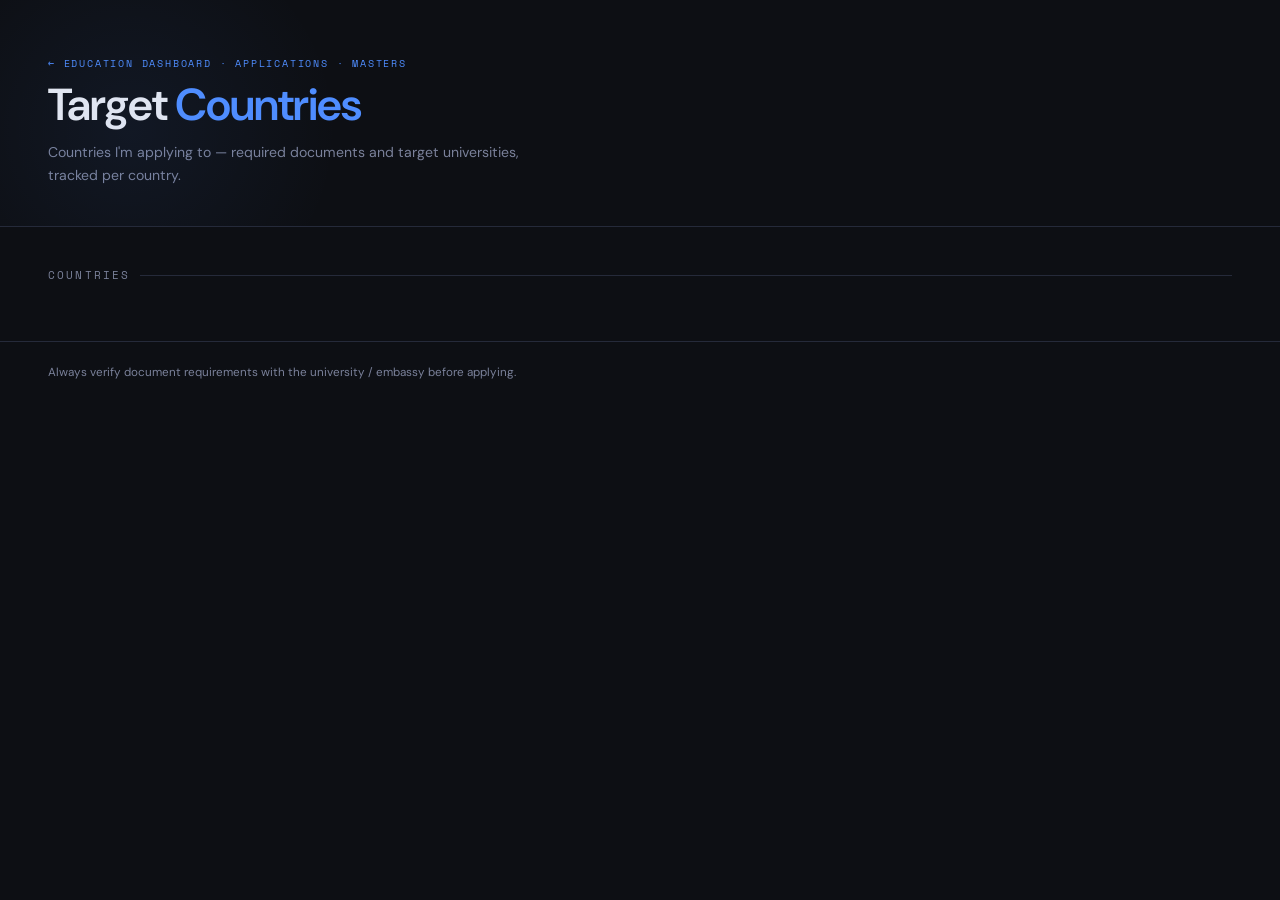
<file: country.html>
<!DOCTYPE html>
<html lang="en">
<head>
<meta charset="UTF-8">
<meta name="viewport" content="width=device-width, initial-scale=1.0">
<title>Countries</title>
<link href="https://fonts.googleapis.com/css2?family=Space+Mono:wght@400;700&family=DM+Sans:wght@300;400;500;600&display=swap" rel="stylesheet">
<script src="assets/country-data.js"></script>
<style>
  :root {
    --bg: #0d0f14;
    --surface: #141720;
    --surface2: #1c2030;
    --border: #252a3a;
    --accent: #4f8dff;
    --accent2: #7c5cfc;
    --green: #2ecc8a;
    --text: #e8eaf0;
    --muted: #7a819a;
  }
  * { margin: 0; padding: 0; box-sizing: border-box; }
  body { font-family: 'DM Sans', sans-serif; background: var(--bg); color: var(--text); min-height: 100vh; }

  header { padding: 3.5rem 3rem 2.5rem; border-bottom: 1px solid var(--border); position: relative; overflow: hidden; }
  header::before { content: ''; position: absolute; top: -80px; left: -80px; width: 420px; height: 420px; background: radial-gradient(circle, rgba(79,141,255,0.07) 0%, transparent 70%); pointer-events: none; }
  .header-label { font-family: 'Space Mono', monospace; font-size: 10px; letter-spacing: .18em; color: var(--accent); text-transform: uppercase; margin-bottom: .6rem; }
  .header-label a { color: var(--accent); text-decoration: none; }
  h1 { font-size: clamp(1.8rem,4vw,2.8rem); font-weight: 600; line-height: 1.1; letter-spacing: -.02em; }
  h1 span { color: var(--accent); }
  .header-sub { font-size: .88rem; color: var(--muted); margin-top: .7rem; max-width: 480px; line-height: 1.6; }

  main { padding: 2.5rem 3rem; }
  .section-label { font-family: 'Space Mono', monospace; font-size: .67rem; letter-spacing: .2em; text-transform: uppercase; color: var(--muted); margin-bottom: 1.1rem; display: flex; align-items: center; gap: .6rem; }
  .section-label::after { content: ''; flex: 1; height: 1px; background: var(--border); }
  .cat-grid { display: grid; grid-template-columns: repeat(auto-fill, minmax(300px, 1fr)); gap: 1.2rem; }

  .cat-card { background: var(--surface); border: 1px solid var(--border); border-radius: 16px; padding: 1.8rem; text-decoration: none; color: var(--text); display: block; position: relative; overflow: hidden; transition: transform .2s, border-color .2s, box-shadow .2s; }
  .cat-card::before { content: ''; position: absolute; top: 0; left: 0; right: 0; height: 3px; background: linear-gradient(90deg, var(--accent), var(--accent2)); opacity: 0; transition: opacity .25s; }
  .cat-card:hover { transform: translateY(-4px); border-color: #353c55; box-shadow: 0 16px 40px rgba(0,0,0,.5); }
  .cat-card:hover::before { opacity: 1; }
  .cat-icon { font-size: 2.2rem; margin-bottom: 1rem; }
  .cat-title { font-size: 1.3rem; font-weight: 600; letter-spacing: -.01em; }
  .cat-sub { font-size: .84rem; color: var(--muted); margin-top: .4rem; line-height: 1.5; }
  .cat-stats { display: flex; gap: 1.4rem; margin-top: 1.3rem; padding-top: 1.1rem; border-top: 1px solid var(--border); }
  .cat-stat b { display: block; font-family: 'Space Mono', monospace; font-size: 1.1rem; color: var(--accent); }
  .cat-stat span { font-size: .66rem; color: var(--muted); text-transform: uppercase; letter-spacing: .06em; }
  .cat-arrow { position: absolute; top: 1.6rem; right: 1.6rem; color: var(--muted); font-size: 1.1rem; transition: transform .2s, color .2s; }
  .cat-card:hover .cat-arrow { transform: translate(3px,-3px); color: var(--accent); }

  footer { border-top: 1px solid var(--border); padding: 1.4rem 3rem; font-size: .73rem; color: var(--muted); }

  @media (max-width: 640px) {
    header, main, footer { padding-left: 1.25rem; padding-right: 1.25rem; }
  }
</style>
</head>
<body>

<header>
  <div>
    <p class="header-label"><a href="conferences.html">← Education Dashboard</a> · Applications · Masters</p>
    <h1>Target <span>Countries</span></h1>
    <p class="header-sub">Countries I'm applying to — required documents and target universities, tracked per country.</p>
  </div>
</header>

<main>
  <p class="section-label">Countries</p>
  <div class="cat-grid" id="cat-grid"></div>
</main>

<footer>
  <span>Always verify document requirements with the university / embassy before applying.</span>
</footer>

<script>
  function esc(s) { return String(s).replace(/[&<>"']/g, c => ({ '&':'&amp;','<':'&lt;','>':'&gt;','"':'&quot;',"'":'&#39;' }[c])); }

  function cardHTML(c) {
    const pr = countryDocsProgress(c);
    const unis = getCountryUnis(c.id);
    return '<a class="cat-card" href="country/' + c.id + '.html">' +
      '<span class="cat-arrow">↗</span>' +
      '<div class="cat-icon">' + c.flag + '</div>' +
      '<div class="cat-title">' + esc(c.name) + '</div>' +
      '<div class="cat-sub">Document checklist and target universities for ' + esc(c.name) + '.</div>' +
      '<div class="cat-stats">' +
        '<div class="cat-stat"><b>' + unis.length + '</b><span>Universities</span></div>' +
        '<div class="cat-stat"><b>' + pr.done + '/' + pr.total + '</b><span>Docs ready</span></div>' +
      '</div>' +
    '</a>';
  }

  document.getElementById('cat-grid').innerHTML = COUNTRIES.map(cardHTML).join('');
</script>
</body>
</html>
</file>
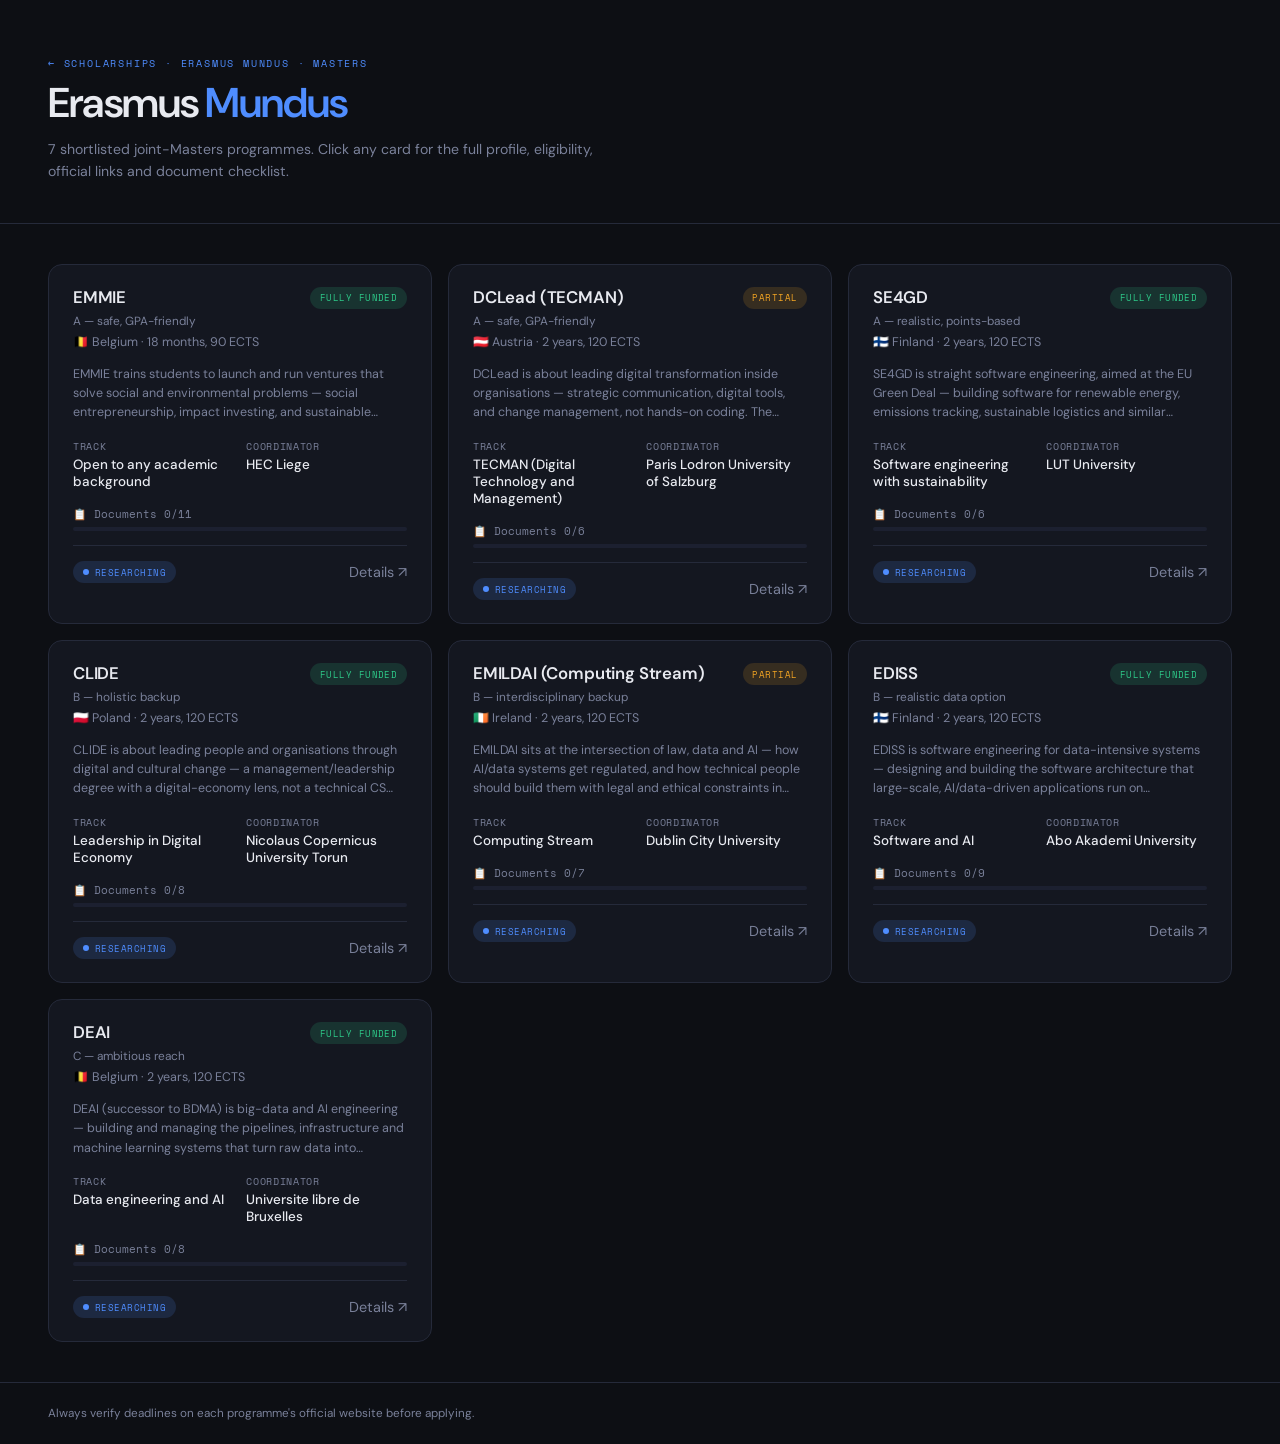
<file: erasmus.html>
<!DOCTYPE html>
<html lang="en">
<head>
<meta charset="UTF-8">
<meta name="viewport" content="width=device-width, initial-scale=1.0">
<title>Erasmus Mundus Programmes</title>
<link href="https://fonts.googleapis.com/css2?family=Space+Mono:wght@400;700&family=DM+Sans:wght@300;400;500;600&display=swap" rel="stylesheet">
<script src="assets/erasmus-data.js"></script>
<script src="assets/sheet-api.js"></script>
<style>
  :root {
    --bg: #0d0f14;
    --surface: #141720;
    --surface2: #1c2030;
    --border: #252a3a;
    --accent: #4f8dff;
    --accent2: #7c5cfc;
    --green: #2ecc8a;
    --amber: #f5a623;
    --red: #ff5f5f;
    --violet: #7c5cfc;
    --text: #e8eaf0;
    --muted: #7a819a;
  }
  * { margin: 0; padding: 0; box-sizing: border-box; }
  body { font-family: 'DM Sans', sans-serif; background: var(--bg); color: var(--text); min-height: 100vh; }

  header { padding: 3.5rem 3rem 2.5rem; border-bottom: 1px solid var(--border); }
  .header-label { font-family: 'Space Mono', monospace; font-size: 10px; letter-spacing: .18em; color: var(--accent); text-transform: uppercase; margin-bottom: .6rem; }
  .header-label a { color: var(--accent); text-decoration: none; }
  h1 { font-size: clamp(1.8rem,4vw,2.6rem); font-weight: 600; line-height: 1.1; letter-spacing: -.02em; }
  h1 span { color: var(--accent); }
  .header-sub { font-size: .88rem; color: var(--muted); margin-top: .7rem; max-width: 560px; line-height: 1.6; }

  main { padding: 2.5rem 3rem; }
  .cards { display: grid; grid-template-columns: repeat(auto-fill, minmax(320px, 1fr)); gap: 1rem; }

  .card { background: var(--surface); border: 1px solid var(--border); border-radius: 14px; padding: 1.4rem 1.5rem; text-decoration: none; color: var(--text); display: block; position: relative; overflow: hidden; transition: transform .2s, box-shadow .2s, border-color .2s; }
  .card:hover { transform: translateY(-4px); box-shadow: 0 16px 40px rgba(0,0,0,.5); border-color: #353c55; }
  .card::before { content: ''; position: absolute; top: 0; left: 0; right: 0; height: 2px; background: linear-gradient(90deg, var(--accent), var(--accent2)); opacity: 0; transition: opacity .25s; }
  .card:hover::before { opacity: 1; }

  .card-top { display: flex; justify-content: space-between; align-items: flex-start; gap: .6rem; margin-bottom: .9rem; }
  .sch-name { font-size: 1.05rem; font-weight: 600; letter-spacing: -.01em; line-height: 1.25; }
  .sch-tier { font-size: .74rem; color: var(--muted); margin-top: .3rem; }
  .sch-country { font-size: .78rem; color: var(--muted); margin-top: .35rem; display: flex; align-items: center; gap: .35rem; }

  .fund-tag { font-family: 'Space Mono', monospace; font-size: .56rem; letter-spacing: .05em; text-transform: uppercase; padding: .28rem .6rem; border-radius: 20px; white-space: nowrap; flex-shrink: 0; }
  .fund-full    { background: rgba(46,204,138,.15); color: var(--green); }
  .fund-partial { background: rgba(245,166,35,.15); color: var(--amber); }

  .card-about { font-size: .78rem; color: var(--muted); line-height: 1.55; margin-bottom: 1rem; display: -webkit-box; -webkit-line-clamp: 3; -webkit-box-orient: vertical; overflow: hidden; }
  .meta-grid { display: grid; grid-template-columns: 1fr 1fr; gap: .7rem .8rem; margin-bottom: 1rem; }
  .meta-label { font-size: .6rem; font-family: 'Space Mono', monospace; letter-spacing: .07em; color: var(--muted); text-transform: uppercase; margin-bottom: .2rem; }
  .meta-value { font-size: .84rem; font-weight: 500; color: var(--text); }

  .doc-progress { font-size: .68rem; font-family: 'Space Mono', monospace; color: var(--muted); margin-bottom: .9rem; }
  .doc-progress.done { color: var(--green); }
  .doc-progress-track { height: 4px; background: var(--surface2); border-radius: 3px; margin-top: .3rem; overflow: hidden; }
  .doc-progress-fill { height: 100%; background: var(--accent); border-radius: 3px; }
  .doc-progress.done .doc-progress-fill { background: var(--green); }

  .card-foot { display: flex; align-items: center; justify-content: space-between; gap: .5rem; padding-top: .95rem; border-top: 1px solid var(--border); }
  .status-badge { font-family: 'Space Mono', monospace; font-size: .58rem; letter-spacing: .05em; text-transform: uppercase; padding: .28rem .65rem; border-radius: 20px; white-space: nowrap; display: inline-flex; align-items: center; gap: .35rem; }
  .status-badge::before { content: ''; width: 6px; height: 6px; border-radius: 50%; background: currentColor; }
  .st-researching { background: rgba(79,141,255,.15); color: var(--accent); }
  .st-applied     { background: rgba(245,166,35,.15); color: var(--amber); }
  .st-accepted    { background: rgba(46,204,138,.15); color: var(--green); }
  .st-rejected    { background: rgba(255,95,95,.15); color: var(--red); }
  .card-arrow { color: var(--muted); font-size: .9rem; }

  footer { border-top: 1px solid var(--border); padding: 1.4rem 3rem; font-size: .73rem; color: var(--muted); }

  @media (max-width: 640px) {
    header, main, footer { padding-left: 1.25rem; padding-right: 1.25rem; }
    .cards { grid-template-columns: 1fr; }
  }
</style>
</head>
<body>

<header>
  <p class="header-label"><a href="scholarship.html">← Scholarships</a> · Erasmus Mundus · Masters</p>
  <h1>Erasmus <span>Mundus</span></h1>
  <p class="header-sub">7 shortlisted joint-Masters programmes. Click any card for the full profile, eligibility, official links and document checklist.</p>
</header>

<main>
  <div class="cards" id="cards"></div>
</main>

<footer>
  <span>Always verify deadlines on each programme's official website before applying.</span>
</footer>

<script>
  function esc(s) { return String(s).replace(/[&<>"']/g, c => ({ '&':'&amp;','<':'&lt;','>':'&gt;','"':'&quot;',"'":'&#39;' }[c])); }
  const fundLabel = { full: 'Fully Funded', partial: 'Partial' };
  const statusLabel = { researching: 'Researching', applied: 'Applied', accepted: 'Accepted', rejected: 'Rejected' };

  function cardHTML(p) {
    const pr = docsProgress(p);
    const status = p._status || 'researching';
    return '<a class="card" href="erasmus/program.html?id=' + p.id + '" data-id="' + p.id + '">' +
      '<div class="card-top"><div>' +
        '<div class="sch-name">' + esc(p.shortName) + '</div>' +
        '<div class="sch-tier">' + esc(p.priorityTier) + '</div>' +
        '<div class="sch-country">' + p.flag + ' ' + esc(p.country) + ' · ' + esc(p.duration) + '</div>' +
      '</div><span class="fund-tag fund-' + p.funding + '">' + fundLabel[p.funding] + '</span></div>' +
      (p.about ? '<div class="card-about">' + esc(p.about) + '</div>' : '') +
      '<div class="meta-grid">' +
        '<div><div class="meta-label">Track</div><div class="meta-value">' + esc(p.trackForMe) + '</div></div>' +
        '<div><div class="meta-label">Coordinator</div><div class="meta-value">' + esc(p.coordinator.split(' (')[0]) + '</div></div>' +
      '</div>' +
      '<div class="doc-progress' + (pr.done === pr.total ? ' done' : '') + '">📋 Documents ' + pr.done + '/' + pr.total +
        '<div class="doc-progress-track"><div class="doc-progress-fill" style="width:' + Math.round(pr.done / pr.total * 100) + '%"></div></div></div>' +
      '<div class="card-foot">' +
        '<span class="status-badge st-' + status + '" data-status-pill="' + p.id + '">' + statusLabel[status] + '</span>' +
        '<span class="card-arrow">Details ↗</span>' +
      '</div>' +
    '</a>';
  }

  function render() {
    document.getElementById('cards').innerHTML = ERASMUS_PROGRAMS.map(cardHTML).join('');
  }
  render();

  // Non-blocking: patch status pills once the Sheet responds, so the page
  // never waits on the network to show content.
  (async function refreshStatuses() {
    if (!(window.SHEET && SHEET.configured())) return;
    try {
      const rows = await SHEET.get('Untitled');
      const byId = {};
      rows.forEach(r => { byId[r.id] = r.status; });
      ERASMUS_PROGRAMS.forEach(p => {
        const st = (byId[p.sheetId] || '').toLowerCase();
        if (!st) return;
        p._status = st;
        const el = document.querySelector('[data-status-pill="' + p.id + '"]');
        if (el) { el.className = 'status-badge st-' + st; el.textContent = statusLabel[st] || st; }
      });
    } catch (e) { /* silent — static content already shown */ }
  })();
</script>
</body>
</html>
</file>
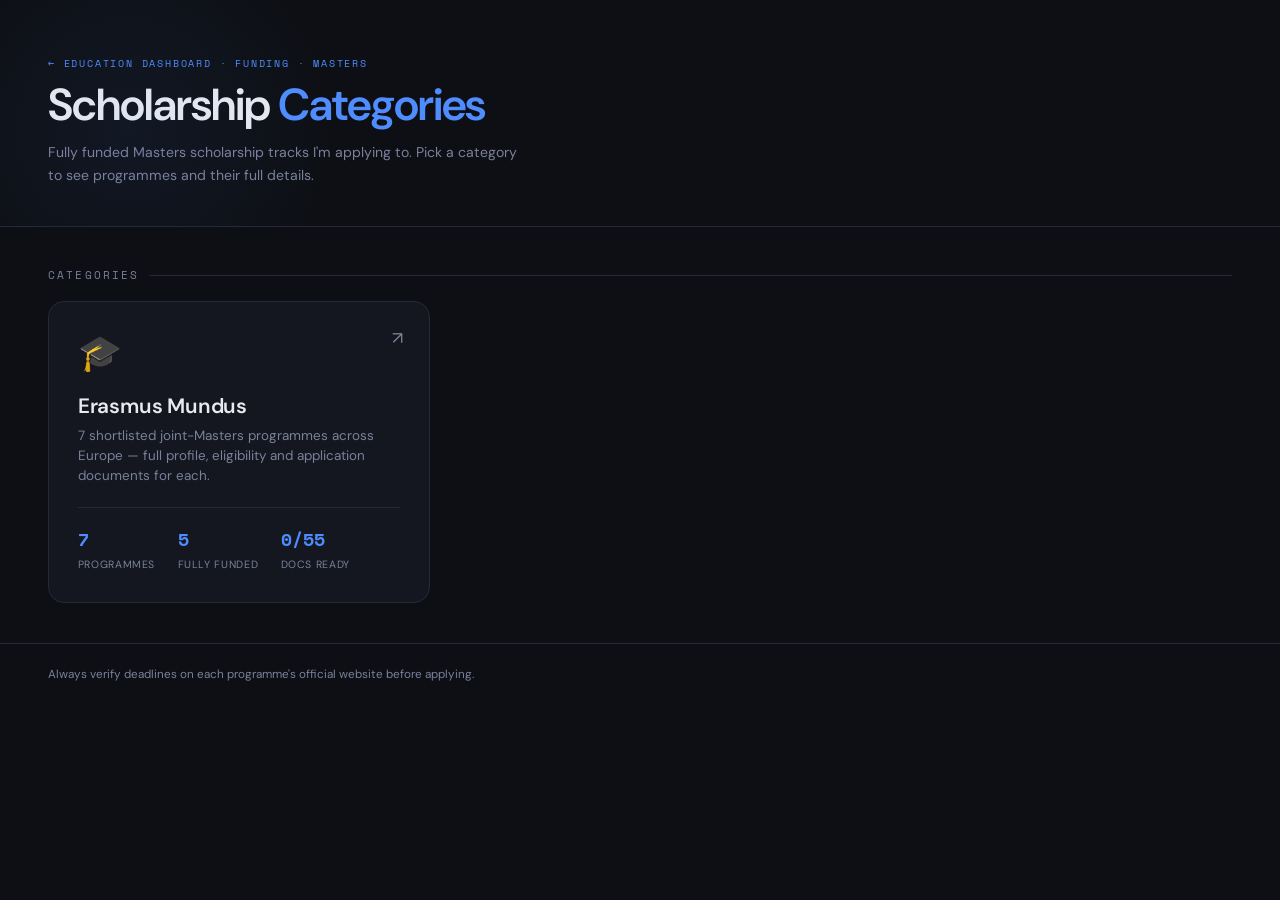
<file: scholarship.html>
<!DOCTYPE html>
<html lang="en">
<head>
<meta charset="UTF-8">
<meta name="viewport" content="width=device-width, initial-scale=1.0">
<title>Scholarships</title>
<link href="https://fonts.googleapis.com/css2?family=Space+Mono:wght@400;700&family=DM+Sans:wght@300;400;500;600&display=swap" rel="stylesheet">
<script src="assets/erasmus-data.js"></script>
<style>
  :root {
    --bg: #0d0f14;
    --surface: #141720;
    --surface2: #1c2030;
    --border: #252a3a;
    --accent: #4f8dff;
    --accent2: #7c5cfc;
    --green: #2ecc8a;
    --amber: #f5a623;
    --text: #e8eaf0;
    --muted: #7a819a;
  }
  * { margin: 0; padding: 0; box-sizing: border-box; }
  body { font-family: 'DM Sans', sans-serif; background: var(--bg); color: var(--text); min-height: 100vh; }

  header { padding: 3.5rem 3rem 2.5rem; border-bottom: 1px solid var(--border); position: relative; overflow: hidden; }
  header::before { content: ''; position: absolute; top: -80px; left: -80px; width: 420px; height: 420px; background: radial-gradient(circle, rgba(79,141,255,0.07) 0%, transparent 70%); pointer-events: none; }
  .header-label { font-family: 'Space Mono', monospace; font-size: 10px; letter-spacing: .18em; color: var(--accent); text-transform: uppercase; margin-bottom: .6rem; }
  .header-label a { color: var(--accent); text-decoration: none; }
  h1 { font-size: clamp(1.8rem,4vw,2.8rem); font-weight: 600; line-height: 1.1; letter-spacing: -.02em; }
  h1 span { color: var(--accent); }
  .header-sub { font-size: .88rem; color: var(--muted); margin-top: .7rem; max-width: 480px; line-height: 1.6; }

  main { padding: 2.5rem 3rem; }
  .section-label { font-family: 'Space Mono', monospace; font-size: .67rem; letter-spacing: .2em; text-transform: uppercase; color: var(--muted); margin-bottom: 1.1rem; display: flex; align-items: center; gap: .6rem; }
  .section-label::after { content: ''; flex: 1; height: 1px; background: var(--border); }
  .cat-grid { display: grid; grid-template-columns: repeat(auto-fill, minmax(300px, 1fr)); gap: 1.2rem; }

  .cat-card { background: var(--surface); border: 1px solid var(--border); border-radius: 16px; padding: 1.8rem; text-decoration: none; color: var(--text); display: block; position: relative; overflow: hidden; transition: transform .2s, border-color .2s, box-shadow .2s; }
  .cat-card::before { content: ''; position: absolute; top: 0; left: 0; right: 0; height: 3px; background: linear-gradient(90deg, var(--accent), var(--accent2)); opacity: 0; transition: opacity .25s; }
  .cat-card:hover { transform: translateY(-4px); border-color: #353c55; box-shadow: 0 16px 40px rgba(0,0,0,.5); }
  .cat-card:hover::before { opacity: 1; }
  .cat-icon { font-size: 2.2rem; margin-bottom: 1rem; }
  .cat-title { font-size: 1.3rem; font-weight: 600; letter-spacing: -.01em; }
  .cat-sub { font-size: .84rem; color: var(--muted); margin-top: .4rem; line-height: 1.5; }
  .cat-stats { display: flex; gap: 1.4rem; margin-top: 1.3rem; padding-top: 1.1rem; border-top: 1px solid var(--border); }
  .cat-stat b { display: block; font-family: 'Space Mono', monospace; font-size: 1.1rem; color: var(--accent); }
  .cat-stat span { font-size: .66rem; color: var(--muted); text-transform: uppercase; letter-spacing: .06em; }
  .cat-arrow { position: absolute; top: 1.6rem; right: 1.6rem; color: var(--muted); font-size: 1.1rem; transition: transform .2s, color .2s; }
  .cat-card:hover .cat-arrow { transform: translate(3px,-3px); color: var(--accent); }

  footer { border-top: 1px solid var(--border); padding: 1.4rem 3rem; font-size: .73rem; color: var(--muted); }

  @media (max-width: 640px) {
    header, main, footer { padding-left: 1.25rem; padding-right: 1.25rem; }
  }
</style>
</head>
<body>

<header>
  <div>
    <p class="header-label"><a href="conferences.html">← Education Dashboard</a> · Funding · Masters</p>
    <h1>Scholarship <span>Categories</span></h1>
    <p class="header-sub">Fully funded Masters scholarship tracks I'm applying to. Pick a category to see programmes and their full details.</p>
  </div>
</header>

<main>
  <p class="section-label">Categories</p>
  <div class="cat-grid" id="cat-grid"></div>
</main>

<footer>
  <span>Always verify deadlines on each programme's official website before applying.</span>
</footer>

<script>
  function esc(s) { return String(s).replace(/[&<>"']/g, c => ({ '&':'&amp;','<':'&lt;','>':'&gt;','"':'&quot;',"'":'&#39;' }[c])); }

  function render() {
    const total = ERASMUS_PROGRAMS.length;
    const full = ERASMUS_PROGRAMS.filter(p => p.funding === 'full').length;
    let docsTotal = 0, docsDone = 0;
    ERASMUS_PROGRAMS.forEach(p => { const pr = docsProgress(p); docsTotal += pr.total; docsDone += pr.done; });

    document.getElementById('cat-grid').innerHTML =
      '<a class="cat-card" href="erasmus.html">' +
        '<span class="cat-arrow">↗</span>' +
        '<div class="cat-icon">🎓</div>' +
        '<div class="cat-title">Erasmus Mundus</div>' +
        '<div class="cat-sub">' + total + ' shortlisted joint-Masters programmes across Europe — full profile, eligibility and application documents for each.</div>' +
        '<div class="cat-stats">' +
          '<div class="cat-stat"><b>' + total + '</b><span>Programmes</span></div>' +
          '<div class="cat-stat"><b>' + full + '</b><span>Fully funded</span></div>' +
          '<div class="cat-stat"><b>' + docsDone + '/' + docsTotal + '</b><span>Docs ready</span></div>' +
        '</div>' +
      '</a>';
  }
  render();
</script>
</body>
</html>
</file>
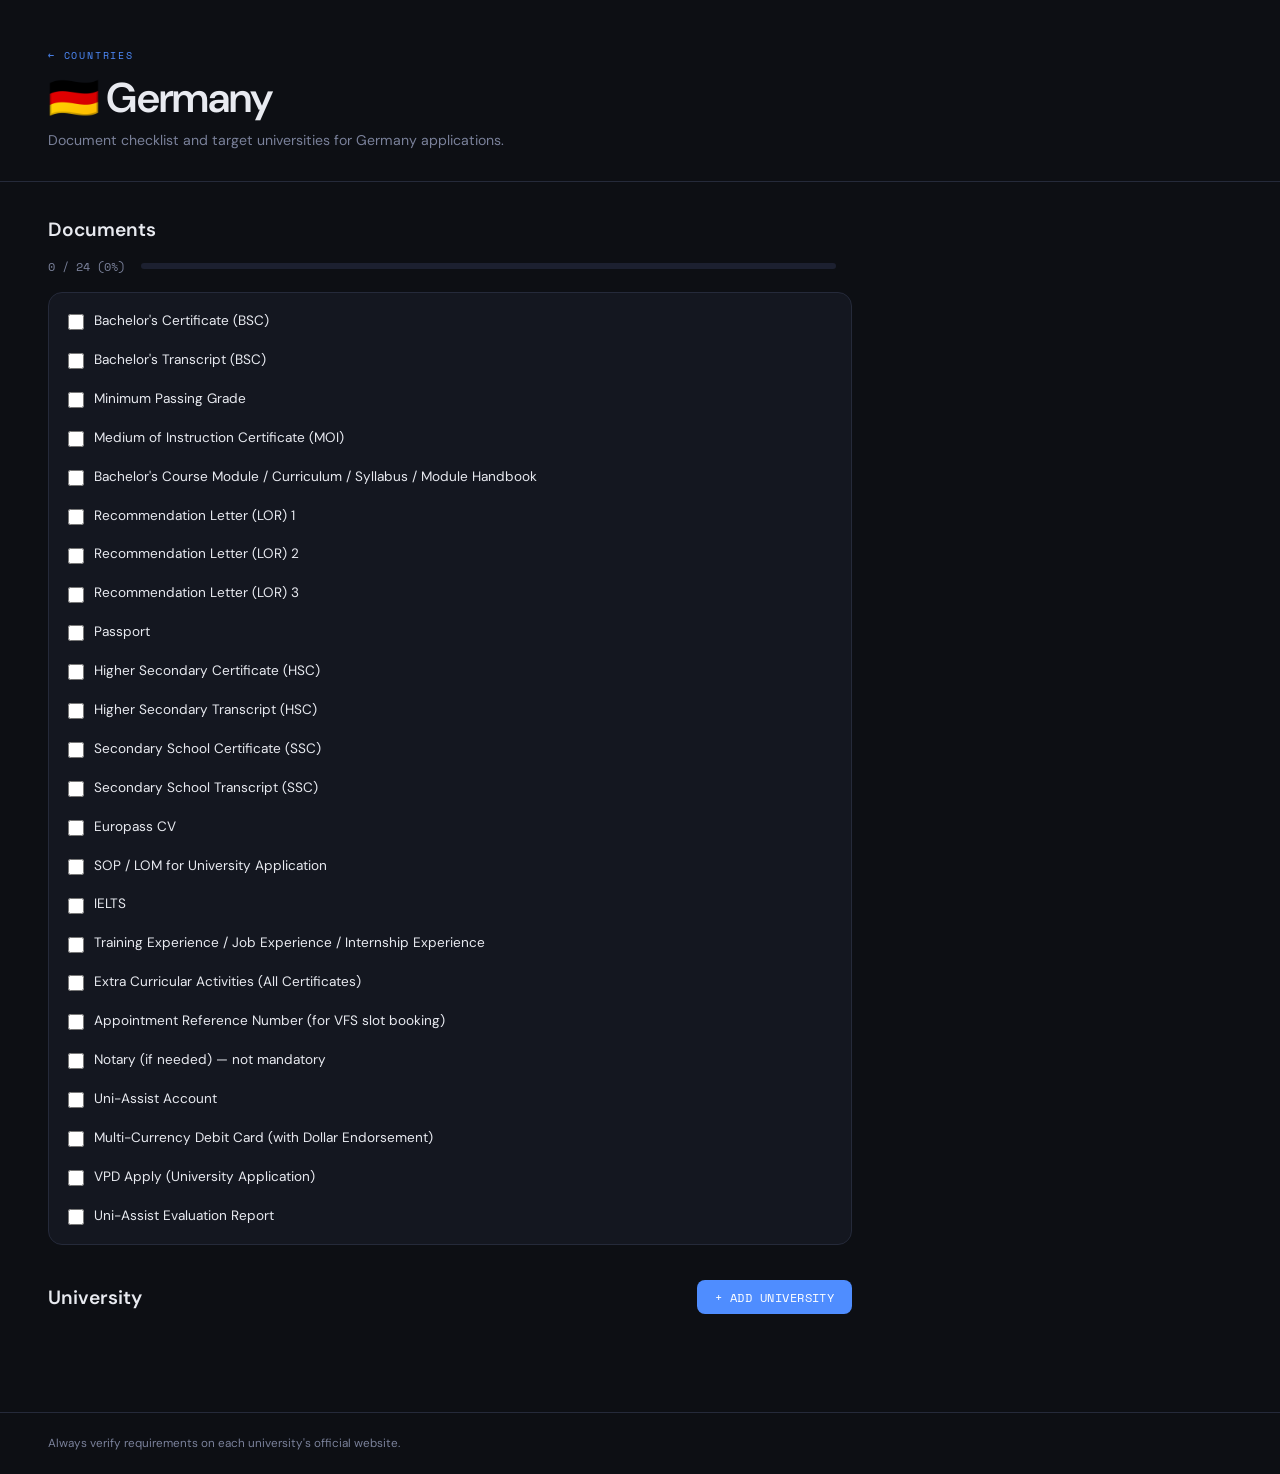
<file: country/germany.html>
<!DOCTYPE html>
<html lang="en">
<head>
<meta charset="UTF-8">
<meta name="viewport" content="width=device-width, initial-scale=1.0">
<title>Germany · Country</title>
<link href="https://fonts.googleapis.com/css2?family=Space+Mono:wght@400;700&family=DM+Sans:wght@300;400;500;600&display=swap" rel="stylesheet">
<script src="../assets/country-data.js"></script>
<style>
  :root {
    --bg: #0d0f14;
    --surface: #141720;
    --surface2: #1c2030;
    --border: #252a3a;
    --accent: #4f8dff;
    --accent2: #7c5cfc;
    --green: #2ecc8a;
    --amber: #f5a623;
    --red: #ff5f5f;
    --text: #e8eaf0;
    --muted: #7a819a;
  }
  * { margin: 0; padding: 0; box-sizing: border-box; }
  body { font-family: 'DM Sans', sans-serif; background: var(--bg); color: var(--text); min-height: 100vh; }

  header { padding: 3rem 3rem 2rem; border-bottom: 1px solid var(--border); }
  .header-label { font-family: 'Space Mono', monospace; font-size: 10px; letter-spacing: .18em; color: var(--accent); text-transform: uppercase; margin-bottom: .8rem; }
  .header-label a { color: var(--accent); text-decoration: none; }
  h1 { font-size: clamp(1.8rem,4vw,2.6rem); font-weight: 600; line-height: 1.1; letter-spacing: -.02em; }
  .header-sub { font-size: .88rem; color: var(--muted); margin-top: .6rem; }

  main { padding: 2.2rem 3rem 3rem; max-width: 900px; }
  .section { margin-bottom: 2.2rem; }
  .section-head { display: flex; align-items: center; justify-content: space-between; margin-bottom: .9rem; }
  .section-head h2 { font-size: 1.2rem; font-weight: 600; }
  .btn { font-family: 'Space Mono', monospace; font-size: .72rem; letter-spacing: .04em; padding: .55rem 1.1rem; border-radius: 8px; border: none; background: var(--accent); color: #fff; cursor: pointer; text-transform: uppercase; transition: background .2s; }
  .btn:hover { background: var(--accent2); }
  .btn-ghost { background: transparent; border: 1px solid var(--border); color: var(--muted); }
  .btn-ghost:hover { border-color: var(--accent); color: var(--accent); }

  .doc-progress-line { display: flex; align-items: center; justify-content: space-between; margin-bottom: 1rem; }
  .doc-progress-track { flex: 1; height: 6px; background: var(--surface2); border-radius: 3px; margin: 0 1rem; overflow: hidden; }
  .doc-progress-fill { height: 100%; background: var(--accent); border-radius: 3px; transition: width .2s; }
  .doc-progress-line.done .doc-progress-fill { background: var(--green); }
  .doc-count { font-family: 'Space Mono', monospace; font-size: .78rem; color: var(--muted); white-space: nowrap; }
  .doc-checklist { display: flex; flex-direction: column; gap: .1rem; background: var(--surface); border: 1px solid var(--border); border-radius: 14px; padding: .6rem; }
  .doc-check-item { display: flex; align-items: flex-start; gap: .6rem; padding: .55rem .6rem; border-radius: 8px; cursor: pointer; font-size: .85rem; line-height: 1.45; color: var(--text); transition: background .15s; }
  .doc-check-item:hover { background: var(--surface2); }
  .doc-check-item input[type=checkbox] { margin-top: .2rem; accent-color: var(--accent); width: 16px; height: 16px; flex-shrink: 0; cursor: pointer; }
  .doc-check-item.checked span { color: var(--muted); text-decoration: line-through; }

  .uni-list { display: flex; flex-direction: column; gap: .8rem; }
  .uni-card { background: var(--surface); border: 1px solid var(--border); border-radius: 14px; padding: 1.2rem 1.4rem; }
  .uni-top { display: flex; align-items: flex-start; justify-content: space-between; gap: 1rem; }
  .uni-name { font-size: 1rem; font-weight: 600; }
  .uni-details { font-size: .86rem; color: var(--text); margin-top: .5rem; line-height: 1.55; white-space: pre-wrap; }
  .uni-link { font-size: .78rem; color: var(--accent); text-decoration: none; margin-top: .5rem; display: inline-block; }
  .uni-actions { display: flex; gap: .4rem; }
  .icon-btn { background: var(--surface2); border: 1px solid var(--border); color: var(--muted); width: 30px; height: 30px; border-radius: 7px; cursor: pointer; font-size: .85rem; transition: all .2s; }
  .icon-btn:hover { border-color: var(--accent); color: var(--accent); }
  .icon-btn.del:hover { border-color: var(--red); color: var(--red); }
  .status-badge { font-family: 'Space Mono', monospace; font-size: .58rem; letter-spacing: .05em; text-transform: uppercase; padding: .28rem .65rem; border-radius: 20px; white-space: nowrap; display: inline-flex; align-items: center; gap: .35rem; margin-top: .6rem; }
  .status-badge::before { content: ''; width: 6px; height: 6px; border-radius: 50%; background: currentColor; }
  .st-researching { background: rgba(79,141,255,.15); color: var(--accent); }
  .st-applied     { background: rgba(245,166,35,.15); color: var(--amber); }
  .st-accepted    { background: rgba(46,204,138,.15); color: var(--green); }
  .st-rejected    { background: rgba(255,95,95,.15); color: var(--red); }
  .empty-state { padding: 2.5rem 1rem; text-align: center; color: var(--muted); font-size: .86rem; background: var(--surface); border: 1px dashed var(--border); border-radius: 14px; }

  .modal-overlay { position: fixed; inset: 0; background: rgba(6,8,12,.78); backdrop-filter: blur(4px); display: none; align-items: flex-start; justify-content: center; padding: 5vh 1.25rem; z-index: 50; overflow-y: auto; }
  .modal-overlay.open { display: flex; }
  .modal { background: var(--surface); border: 1px solid var(--border); border-radius: 16px; width: 100%; max-width: 520px; }
  .modal-header { padding: 1.5rem 1.6rem 1.1rem; border-bottom: 1px solid var(--border); display: flex; justify-content: space-between; align-items: center; }
  .modal-title { font-size: 1.15rem; font-weight: 600; }
  .modal-close { background: var(--surface2); border: 1px solid var(--border); color: var(--muted); width: 32px; height: 32px; border-radius: 8px; cursor: pointer; font-size: 1.1rem; }
  .modal-body { padding: 1.4rem 1.6rem 1.6rem; }
  .field { display: flex; flex-direction: column; gap: .35rem; margin-bottom: 1rem; }
  .field label { font-size: .62rem; font-family: 'Space Mono', monospace; letter-spacing: .08em; text-transform: uppercase; color: var(--muted); }
  .field input, .field select, .field textarea { background: var(--bg); border: 1px solid var(--border); border-radius: 8px; padding: .6rem .75rem; color: var(--text); font-family: 'DM Sans', sans-serif; font-size: .85rem; }
  .field input:focus, .field select:focus, .field textarea:focus { outline: none; border-color: var(--accent); }
  .field textarea { resize: vertical; min-height: 80px; }
  .form-actions { display: flex; justify-content: flex-end; gap: .6rem; margin-top: .5rem; }

  footer { border-top: 1px solid var(--border); padding: 1.4rem 3rem; font-size: .73rem; color: var(--muted); }

  @media (max-width: 640px) {
    header, main, footer { padding-left: 1.25rem; padding-right: 1.25rem; }
  }
</style>
</head>
<body>

<header>
  <p class="header-label"><a href="../country.html">← Countries</a></p>
  <h1>🇩🇪 Germany</h1>
  <p class="header-sub">Document checklist and target universities for Germany applications.</p>
</header>

<main>
  <div class="section">
    <div class="section-head"><h2>Documents</h2></div>
    <div id="docs-box"></div>
  </div>

  <div class="section">
    <div class="section-head">
      <h2>University</h2>
      <button class="btn" onclick="openUniForm()">+ Add University</button>
    </div>
    <div class="uni-list" id="uni-list"></div>
  </div>
</main>

<footer><span>Always verify requirements on each university's official website.</span></footer>

<div class="modal-overlay" id="uni-modal" onclick="if(event.target===this)closeUniForm()">
  <div class="modal">
    <div class="modal-header">
      <div class="modal-title" id="uni-modal-title">Add University</div>
      <button class="modal-close" onclick="closeUniForm()">&times;</button>
    </div>
    <div class="modal-body">
      <form id="uni-form" onsubmit="return saveUni(event)">
        <div class="field"><label>University Name</label><input name="name" required></div>
        <div class="field"><label>Details (programme, deadline, requirements, notes...)</label><textarea name="details"></textarea></div>
        <div class="field"><label>Link (official page)</label><input name="link" placeholder="https://..."></div>
        <div class="field"><label>Status</label>
          <select name="status">
            <option value="researching">Researching</option>
            <option value="applied">Applied</option>
            <option value="accepted">Accepted</option>
            <option value="rejected">Rejected</option>
          </select>
        </div>
        <div class="form-actions">
          <button type="button" class="btn btn-ghost" onclick="closeUniForm()">Cancel</button>
          <button type="submit" class="btn">Save</button>
        </div>
      </form>
    </div>
  </div>
</div>

<script>
  function esc(s) { return String(s).replace(/[&<>"']/g, c => ({ '&':'&amp;','<':'&lt;','>':'&gt;','"':'&quot;',"'":'&#39;' }[c])); }
  function uid() { return 'u' + Math.random().toString(36).slice(2, 10); }
  const statusLabel = { researching: 'Researching', applied: 'Applied', accepted: 'Accepted', rejected: 'Rejected' };

  const country = countryById('germany');

  function renderDocs() {
    const pr = countryDocsProgress(country);
    const pct = Math.round(pr.done / pr.total * 100);
    document.getElementById('docs-box').innerHTML =
      '<div class="doc-progress-line' + (pr.done === pr.total ? ' done' : '') + '">' +
        '<span class="doc-count">' + pr.done + ' / ' + pr.total + ' (' + pct + '%)</span>' +
        '<div class="doc-progress-track"><div class="doc-progress-fill" style="width:' + pct + '%"></div></div>' +
      '</div>' +
      '<div class="doc-checklist">' + country.documents.map((d, idx) =>
        '<label class="doc-check-item' + (pr.checks[idx] ? ' checked' : '') + '">' +
          '<input type="checkbox" ' + (pr.checks[idx] ? 'checked' : '') + ' data-idx="' + idx + '">' +
          '<span>' + esc(d) + '</span>' +
        '</label>'
      ).join('') + '</div>';
    document.querySelectorAll('[data-idx]').forEach(cb => {
      cb.addEventListener('change', () => { toggleCountryDocCheck('germany', parseInt(cb.dataset.idx, 10)); renderDocs(); });
    });
  }

  let editingId = null;
  function renderUnis() {
    const list = getCountryUnis('germany');
    const box = document.getElementById('uni-list');
    if (!list.length) { box.innerHTML = '<div class="empty-state">No universities added yet. Click "+ Add University" to start.</div>'; return; }
    box.innerHTML = list.map(u =>
      '<div class="uni-card"><div class="uni-top"><div>' +
        '<div class="uni-name">' + esc(u.name) + '</div>' +
        (u.details ? '<div class="uni-details">' + esc(u.details) + '</div>' : '') +
        (u.link ? '<a class="uni-link" href="' + esc(u.link) + '" target="_blank" rel="noopener">Official page ↗</a>' : '') +
        '<div><span class="status-badge st-' + (u.status || 'researching') + '">' + (statusLabel[u.status] || 'Researching') + '</span></div>' +
      '</div><div class="uni-actions">' +
        '<button class="icon-btn" onclick="openUniForm(\'' + u.id + '\')" title="Edit">✎</button>' +
        '<button class="icon-btn del" onclick="deleteUni(\'' + u.id + '\')" title="Delete">🗑</button>' +
      '</div></div></div>'
    ).join('');
  }

  function openUniForm(id) {
    editingId = id || null;
    const f = document.getElementById('uni-form');
    f.reset();
    document.getElementById('uni-modal-title').textContent = id ? 'Edit University' : 'Add University';
    if (id) {
      const u = getCountryUnis('germany').find(x => x.id === id);
      if (u) {
        f.elements.name.value = u.name || '';
        f.elements.details.value = u.details || '';
        f.elements.link.value = u.link || '';
        f.elements.status.value = u.status || 'researching';
      }
    }
    document.getElementById('uni-modal').classList.add('open');
  }
  function closeUniForm() { document.getElementById('uni-modal').classList.remove('open'); editingId = null; }
  function saveUni(ev) {
    ev.preventDefault();
    const f = ev.target;
    const rec = { name: f.elements.name.value.trim(), details: f.elements.details.value.trim(), link: f.elements.link.value.trim(), status: f.elements.status.value };
    const list = getCountryUnis('germany');
    if (editingId) {
      const u = list.find(x => x.id === editingId);
      if (u) Object.assign(u, rec);
    } else {
      list.push(Object.assign({ id: uid() }, rec));
    }
    saveCountryUnis('germany', list);
    closeUniForm();
    renderUnis();
    return false;
  }
  function deleteUni(id) {
    if (!confirm('Delete this university?')) return;
    saveCountryUnis('germany', getCountryUnis('germany').filter(x => x.id !== id));
    renderUnis();
  }
  document.addEventListener('keydown', e => { if (e.key === 'Escape') closeUniForm(); });

  renderDocs();
  renderUnis();
</script>
</body>
</html>
</file>
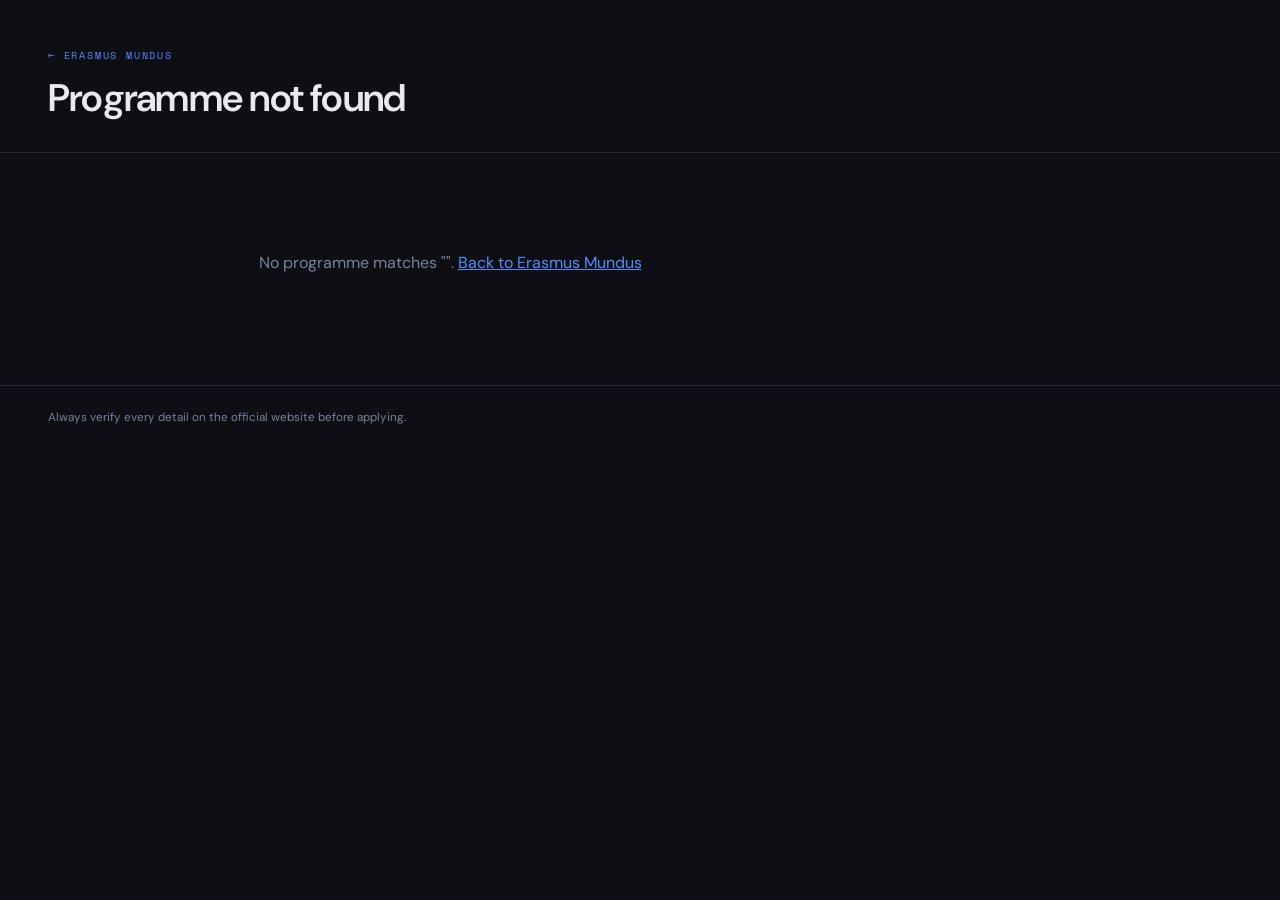
<file: erasmus/program.html>
<!DOCTYPE html>
<html lang="en">
<head>
<meta charset="UTF-8">
<meta name="viewport" content="width=device-width, initial-scale=1.0">
<title>Erasmus Mundus Programme</title>
<link href="https://fonts.googleapis.com/css2?family=Space+Mono:wght@400;700&family=DM+Sans:wght@300;400;500;600&display=swap" rel="stylesheet">
<script src="../assets/erasmus-data.js"></script>
<script src="../assets/sheet-api.js"></script>
<style>
  :root {
    --bg: #0d0f14;
    --surface: #141720;
    --surface2: #1c2030;
    --border: #252a3a;
    --accent: #4f8dff;
    --accent2: #7c5cfc;
    --green: #2ecc8a;
    --amber: #f5a623;
    --red: #ff5f5f;
    --text: #e8eaf0;
    --muted: #7a819a;
  }
  * { margin: 0; padding: 0; box-sizing: border-box; }
  body { font-family: 'DM Sans', sans-serif; background: var(--bg); color: var(--text); min-height: 100vh; }

  header { padding: 3rem 3rem 2rem; border-bottom: 1px solid var(--border); }
  .header-label { font-family: 'Space Mono', monospace; font-size: 10px; letter-spacing: .18em; color: var(--accent); text-transform: uppercase; margin-bottom: .8rem; }
  .header-label a { color: var(--accent); text-decoration: none; }
  .title-row { display: flex; align-items: flex-start; justify-content: space-between; flex-wrap: wrap; gap: 1rem; }
  h1 { font-size: clamp(1.6rem,3.6vw,2.4rem); font-weight: 600; line-height: 1.15; letter-spacing: -.02em; }
  .sub-line { font-size: .9rem; color: var(--muted); margin-top: .5rem; }
  .tier-pill { font-family: 'Space Mono', monospace; font-size: .68rem; letter-spacing: .05em; padding: .4rem .85rem; border-radius: 20px; background: var(--surface2); color: var(--accent2); white-space: nowrap; }

  main { padding: 2.2rem 3rem 3rem; max-width: 900px; }
  .badges { display: flex; gap: .5rem; flex-wrap: wrap; margin-bottom: 1.6rem; }
  .fund-tag { font-family: 'Space Mono', monospace; font-size: .62rem; letter-spacing: .05em; text-transform: uppercase; padding: .32rem .75rem; border-radius: 20px; }
  .fund-full    { background: rgba(46,204,138,.15); color: var(--green); }
  .fund-partial { background: rgba(245,166,35,.15); color: var(--amber); }

  select#status-select { font-family: 'Space Mono', monospace; font-size: .72rem; letter-spacing: .04em; text-transform: uppercase; padding: .4rem .7rem; border-radius: 20px; border: 1px solid var(--border); background: var(--surface2); color: var(--text); cursor: pointer; }

  .detail-grid { display: grid; grid-template-columns: repeat(auto-fit,minmax(180px,1fr)); gap: 1rem 1.4rem; margin-bottom: 1.8rem; background: var(--surface); border: 1px solid var(--border); border-radius: 14px; padding: 1.3rem 1.5rem; }
  .d-label { font-size: .62rem; font-family: 'Space Mono', monospace; letter-spacing: .08em; text-transform: uppercase; color: var(--muted); margin-bottom: .3rem; }
  .d-value { font-size: .92rem; font-weight: 500; line-height: 1.4; }

  .section { margin-bottom: 1.8rem; }
  .section h3 { font-family: 'Space Mono', monospace; font-size: .68rem; letter-spacing: .12em; text-transform: uppercase; color: var(--accent); margin-bottom: .7rem; }
  .section p { font-size: .92rem; line-height: 1.65; color: var(--text); }
  .about-section { background: var(--surface); border: 1px solid var(--border); border-left: 3px solid var(--accent); border-radius: 10px; padding: 1.1rem 1.3rem; }
  .about-section h3 { margin-bottom: .5rem; }
  .section ul { list-style: none; }
  .section li { font-size: .88rem; line-height: 1.55; color: var(--text); padding: .35rem 0 .35rem 1.3rem; position: relative; }
  .section li::before { content: '▸'; position: absolute; left: 0; color: var(--accent2); }

  .links-row { display: flex; gap: .6rem; flex-wrap: wrap; }
  .link-btn { display: inline-flex; align-items: center; gap: .45rem; font-family: 'Space Mono', monospace; font-size: .74rem; padding: .6rem 1.1rem; border-radius: 9px; background: var(--surface); border: 1px solid var(--border); color: var(--text); text-decoration: none; transition: all .2s; }
  .link-btn:hover { border-color: var(--accent); color: var(--accent); }
  .link-btn.primary { background: var(--accent); border-color: var(--accent); color: #fff; }
  .link-btn.primary:hover { background: transparent; color: var(--accent); }

  .doc-progress-line { display: flex; align-items: center; justify-content: space-between; margin-bottom: 1rem; }
  .doc-progress-track { flex: 1; height: 6px; background: var(--surface2); border-radius: 3px; margin: 0 1rem; overflow: hidden; }
  .doc-progress-fill { height: 100%; background: var(--accent); border-radius: 3px; transition: width .2s; }
  .doc-progress-line.done .doc-progress-fill { background: var(--green); }
  .doc-count { font-family: 'Space Mono', monospace; font-size: .78rem; color: var(--muted); white-space: nowrap; }
  .doc-checklist { display: flex; flex-direction: column; gap: .1rem; background: var(--surface); border: 1px solid var(--border); border-radius: 14px; padding: .6rem; }
  .doc-check-item { display: flex; align-items: flex-start; gap: .6rem; padding: .55rem .6rem; border-radius: 8px; cursor: pointer; font-size: .85rem; line-height: 1.45; color: var(--text); transition: background .15s; }
  .doc-check-item:hover { background: var(--surface2); }
  .doc-check-item input[type=checkbox] { margin-top: .2rem; accent-color: var(--accent); width: 16px; height: 16px; flex-shrink: 0; cursor: pointer; }
  .doc-check-item.checked span { color: var(--muted); text-decoration: line-through; }

  .not-found { padding: 4rem 1rem; text-align: center; color: var(--muted); }

  footer { border-top: 1px solid var(--border); padding: 1.4rem 3rem; font-size: .73rem; color: var(--muted); }

  @media (max-width: 640px) {
    header, main, footer { padding-left: 1.25rem; padding-right: 1.25rem; }
  }
</style>
</head>
<body>

<header id="header"></header>
<main id="main"></main>
<footer><span>Always verify every detail on the official website before applying.</span></footer>

<script>
  function esc(s) { return String(s).replace(/[&<>"']/g, c => ({ '&':'&amp;','<':'&lt;','>':'&gt;','"':'&quot;',"'":'&#39;' }[c])); }
  const fundLabel = { full: 'Fully Funded', partial: 'Partial' };
  const statusLabel = { researching: 'Researching', applied: 'Applied', accepted: 'Accepted', rejected: 'Rejected' };
  const linkLabel = { official: 'Official website', apply: 'Apply', requirements: 'Admission requirements', faq: 'FAQ', computingStream: 'Computing stream', admission: 'Admission' };

  const params = new URLSearchParams(location.search);
  const p = programById(params.get('id'));

  if (!p) {
    document.getElementById('header').innerHTML = '<p class="header-label"><a href="../erasmus.html">← Erasmus Mundus</a></p><h1>Programme not found</h1>';
    document.getElementById('main').innerHTML = '<div class="not-found">No programme matches "' + esc(params.get('id') || '') + '". <a href="../erasmus.html" style="color:var(--accent)">Back to Erasmus Mundus</a></div>';
  } else {
    document.title = p.shortName + ' · Erasmus Mundus';
    let currentStatus = 'researching';

    document.getElementById('header').innerHTML =
      '<p class="header-label"><a href="../erasmus.html">← Erasmus Mundus</a> · ' + p.flag + ' ' + esc(p.country) + '</p>' +
      '<div class="title-row"><div>' +
        '<h1>' + esc(p.shortName) + '</h1>' +
        '<div class="sub-line">' + esc(p.name) + '</div>' +
      '</div><span class="tier-pill">Priority ' + esc(p.priorityTier) + '</span></div>';

    function renderDocs() {
      const pr = docsProgress(p);
      const pct = Math.round(pr.done / pr.total * 100);
      return '<div class="section"><h3>Documents Checklist</h3>' +
        '<div class="doc-progress-line' + (pr.done === pr.total ? ' done' : '') + '">' +
          '<span class="doc-count">' + pr.done + ' / ' + pr.total + '</span>' +
          '<div class="doc-progress-track"><div class="doc-progress-fill" style="width:' + pct + '%"></div></div>' +
        '</div>' +
        '<div class="doc-checklist">' + p.documents.map((d, idx) =>
          '<label class="doc-check-item' + (pr.checks[idx] ? ' checked' : '') + '">' +
            '<input type="checkbox" ' + (pr.checks[idx] ? 'checked' : '') + ' data-doc-idx="' + idx + '">' +
            '<span>' + esc(d) + '</span>' +
          '</label>'
        ).join('') + '</div></div>';
    }

    function linksHTML() {
      const entries = Object.keys(p.links);
      return '<div class="section"><h3>Official Links</h3><div class="links-row">' +
        entries.map((k, i) => '<a class="link-btn' + (i === 0 ? ' primary' : '') + '" href="' + esc(p.links[k]) + '" target="_blank" rel="noopener">' + (linkLabel[k] || k) + ' ↗</a>').join('') +
        '</div></div>';
    }

    function render() {
      document.getElementById('main').innerHTML =
        '<div class="badges">' +
          '<span class="fund-tag fund-' + p.funding + '">' + fundLabel[p.funding] + '</span>' +
          '<select id="status-select"></select>' +
        '</div>' +
        (p.about ? '<div class="section about-section"><h3>About This Programme</h3><p>' + esc(p.about) + '</p></div>' : '') +
        '<div class="detail-grid">' +
          '<div><div class="d-label">Coordinator</div><div class="d-value">' + esc(p.coordinator) + '</div></div>' +
          '<div><div class="d-label">Duration</div><div class="d-value">' + esc(p.duration) + '</div></div>' +
          '<div><div class="d-label">Track for me</div><div class="d-value">' + esc(p.trackForMe) + '</div></div>' +
          '<div><div class="d-label">Funding</div><div class="d-value">' + esc(p.amount) + '</div></div>' +
        '</div>' +
        '<div class="section"><h3>Universities</h3><ul>' + p.universities.map(u => '<li>' + esc(u) + '</li>').join('') + '</ul></div>' +
        '<div class="section"><h3>Deadline</h3><p>' + esc(p.deadlineNote) + '</p></div>' +
        '<div class="section"><h3>Eligibility</h3><ul>' + p.eligibility.map(e => '<li>' + esc(e) + '</li>').join('') + '</ul></div>' +
        '<div class="section"><h3>Motivation</h3><p>' + esc(p.motivation.type) + ' — ' + esc(p.motivation.spec) + '</p></div>' +
        '<div class="section"><h3>Recommendation Letters</h3><p>' + (p.recommendationLetters.count ? p.recommendationLetters.count + ' — ' : '') + esc(p.recommendationLetters.type) + '</p></div>' +
        (p.video.required ? '<div class="section"><h3>Video</h3><p>' + esc(p.video.spec) + '</p></div>' : '') +
        (p.selection ? '<div class="section"><h3>Selection Process</h3><p>' + esc(p.selection) + '</p></div>' : '') +
        '<div class="section"><h3>Fit Note</h3><p>' + esc(p.fitNote) + '</p></div>' +
        linksHTML() +
        renderDocs();

      const sel = document.getElementById('status-select');
      sel.innerHTML = Object.keys(statusLabel).map(k => '<option value="' + k + '"' + (k === currentStatus ? ' selected' : '') + '>' + statusLabel[k] + '</option>').join('');
      sel.addEventListener('change', onStatusChange);

      document.querySelectorAll('[data-doc-idx]').forEach(cb => {
        cb.addEventListener('change', () => {
          toggleDocCheck(p.id, parseInt(cb.dataset.docIdx, 10));
          render();
        });
      });
    }

    async function onStatusChange(ev) {
      const newStatus = ev.target.value;
      currentStatus = newStatus;
      if (!(window.SHEET && SHEET.configured())) return;
      try {
        await SHEET.update('Untitled', {
          id: p.sheetId, name: p.label, country: p.country, flag: p.flag, degree: p.degree,
          deadline: '', funding: p.funding, status: newStatus, amount: p.amount, duration: p.duration,
          link: p.links.official, summary: p.fitNote, benefits: p.documents.join(' | '),
          eligibility: p.eligibility.join(' | ')
        });
      } catch (e) { /* status still reflected locally even if the write fails */ }
    }

    render();

    (async function loadStatus() {
      if (!(window.SHEET && SHEET.configured())) return;
      try {
        const rows = await SHEET.get('Untitled');
        const row = rows.find(r => r.id === p.sheetId);
        if (row && row.status) { currentStatus = row.status.toLowerCase(); render(); }
      } catch (e) { /* keep default */ }
    })();
  }
</script>
</body>
</html>
</file>
<file: assets/ui-pro.css>
/* ============================================================
   ui-pro.css — visual upgrade layer for the Education Dashboard.
   Loaded AFTER the page's own <style> block, so everything here
   wins on equal specificity. Nothing here changes behaviour; it
   only restyles and adds the chrome that ui-pro.js drives.
   ============================================================ */

/* ---------- theme tokens ---------- */
:root {
  --glass: rgba(20, 23, 32, .72);
  --glass-brd: rgba(255, 255, 255, .07);
  --glow-a: rgba(79, 141, 255, .35);
  --glow-b: rgba(124, 92, 252, .30);
  --ring-track: rgba(255, 255, 255, .07);
  --shadow-lg: 0 24px 60px rgba(0, 0, 0, .55);
  --shadow-md: 0 10px 30px rgba(0, 0, 0, .35);
  --ease-spring: cubic-bezier(.22, 1, .36, 1);
}

html[data-theme="light"] {
  --bg: #f4f6fb;
  --surface: #ffffff;
  --surface2: #eef1f8;
  --border: #dfe4f0;
  --text: #141824;
  --muted: #6b7391;
  --glass: rgba(255, 255, 255, .78);
  --glass-brd: rgba(20, 24, 36, .08);
  --ring-track: rgba(20, 24, 36, .09);
  --shadow-lg: 0 24px 60px rgba(60, 80, 130, .18);
  --shadow-md: 0 10px 30px rgba(60, 80, 130, .12);
}

html { scroll-behavior: smooth; }

body {
  background:
    radial-gradient(1200px 700px at 12% -10%, rgba(79, 141, 255, .10), transparent 60%),
    radial-gradient(1000px 600px at 105% 8%, rgba(124, 92, 252, .10), transparent 60%),
    var(--bg);
  transition: background-color .45s ease, color .45s ease;
}

/* the animated 3D field sits behind everything */
#bg-canvas {
  position: fixed; inset: 0; width: 100%; height: 100%;
  z-index: 0; pointer-events: none; opacity: .85;
}
body > header, body > nav, body > section, body > footer,
body > .fab-row, body > main { position: relative; z-index: 1; }

/* ---------- scrollbar ---------- */
::-webkit-scrollbar { width: 11px; height: 11px; }
::-webkit-scrollbar-track { background: transparent; }
::-webkit-scrollbar-thumb {
  background: linear-gradient(var(--accent), var(--accent2));
  border-radius: 20px; border: 3px solid var(--bg);
}
::selection { background: var(--accent); color: #fff; }

/* ---------- boot curtain ---------- */
#boot {
  position: fixed; inset: 0; z-index: 200; display: flex;
  align-items: center; justify-content: center; flex-direction: column; gap: 1.4rem;
  background: var(--bg); transition: opacity .6s ease, visibility .6s;
  /* Failsafe: even if ui-pro.js never runs, the curtain always lifts so the
     dashboard can never be left permanently covered. */
  animation: bootFailsafe .6s ease 2.6s forwards;
}
#boot.gone { opacity: 0; visibility: hidden; }
@keyframes bootFailsafe { to { opacity: 0; visibility: hidden; } }
.boot-orb {
  width: 74px; height: 74px; border-radius: 50%;
  background: conic-gradient(from 0deg, var(--accent), var(--accent2), var(--green), var(--accent));
  animation: bootSpin 1.1s linear infinite;
  filter: blur(.4px);
  position: relative;
}
.boot-orb::after {
  content: ''; position: absolute; inset: 7px; border-radius: 50%; background: var(--bg);
}
.boot-txt {
  font-family: 'Space Mono', monospace; font-size: .68rem; letter-spacing: .3em;
  text-transform: uppercase; color: var(--muted);
}
@keyframes bootSpin { to { transform: rotate(360deg); } }

/* ---------- header ---------- */
header { padding-top: 2.6rem; }
h1 {
  background: linear-gradient(102deg, var(--text) 18%, var(--accent) 52%, var(--accent2) 88%);
  -webkit-background-clip: text; background-clip: text;
  -webkit-text-fill-color: transparent;
  background-size: 220% auto;
  animation: sheen 9s ease-in-out infinite;
}
h1 span { -webkit-text-fill-color: transparent; }
@keyframes sheen { 0%,100% { background-position: 0% center; } 50% { background-position: 100% center; } }

.greeting {
  font-size: 1.02rem; color: var(--text); margin-top: .85rem; font-weight: 500;
}
.greeting b { color: var(--accent); font-weight: 600; }
.greeting-sub { font-size: .82rem; color: var(--muted); margin-top: .3rem; }

.today-badge {
  background: var(--glass); border-color: var(--glass-brd);
  backdrop-filter: blur(14px); -webkit-backdrop-filter: blur(14px);
  box-shadow: var(--shadow-md);
}

.header-tools { display: flex; gap: .5rem; align-items: center; margin-top: .9rem; justify-content: flex-end; }
.tool-btn {
  background: var(--glass); border: 1px solid var(--glass-brd); color: var(--muted);
  border-radius: 10px; padding: .5rem .8rem; cursor: pointer;
  font-family: 'Space Mono', monospace; font-size: .68rem; letter-spacing: .05em;
  display: inline-flex; align-items: center; gap: .4rem;
  backdrop-filter: blur(14px); -webkit-backdrop-filter: blur(14px);
  transition: all .2s var(--ease-spring);
}
.tool-btn:hover { color: var(--accent); border-color: var(--accent); transform: translateY(-2px); }
.tool-btn kbd {
  font-family: 'Space Mono', monospace; font-size: .6rem; padding: .1rem .35rem;
  border: 1px solid var(--glass-brd); border-radius: 4px; background: var(--surface2); color: var(--muted);
}
.sc-glyph { display: none; }   /* only shown on touch, where kbd hints are hidden */

/* ---------- tab nav ---------- */
.tab-nav {
  background: var(--glass); backdrop-filter: blur(18px); -webkit-backdrop-filter: blur(18px);
  border-bottom: 1px solid var(--glass-brd); position: sticky; top: 0; z-index: 40;
}
.tab-btn { position: relative; transition: color .25s ease, transform .25s var(--ease-spring); }
.tab-btn:hover { transform: translateY(-1px); }
.tab-btn .tab-ico { transition: transform .3s var(--ease-spring); display: inline-block; }
.tab-btn:hover .tab-ico { transform: translateY(-2px) scale(1.16) rotate(-6deg); }
#tab-underline {
  position: absolute; bottom: 0; height: 2px; border-radius: 2px;
  background: linear-gradient(90deg, var(--accent), var(--accent2));
  box-shadow: 0 0 12px var(--glow-a);
  transition: transform .42s var(--ease-spring), width .42s var(--ease-spring);
  pointer-events: none; left: 0; width: 0;
}

/* ---------- panel entrance ---------- */
.tab-panel.active { animation: panelIn .45s var(--ease-spring) both; }
@keyframes panelIn { from { opacity: 0; transform: translateY(14px); } to { opacity: 1; transform: none; } }

/* ---------- 3D tilt surfaces ---------- */
.tilt {
  transform-style: preserve-3d;
  transition: transform .5s var(--ease-spring), box-shadow .4s ease, border-color .3s ease;
  will-change: transform;
}
.tilt.is-tilting { transition: transform .08s linear, box-shadow .4s ease; }
.tilt::after {
  content: ''; position: absolute; inset: 0; border-radius: inherit; pointer-events: none;
  background: radial-gradient(420px circle at var(--mx, 50%) var(--my, 50%), rgba(255,255,255,.09), transparent 42%);
  opacity: 0; transition: opacity .35s ease;
}
.tilt:hover::after { opacity: 1; }
.tilt:hover { box-shadow: var(--shadow-lg); }

/* ---------- cards / tiles ---------- */
.stat-tile, .card, .entry, .prog-card, .ctry-card, .pub-card, .uni-mini-card {
  background: var(--glass);
  border-color: var(--glass-brd);
  backdrop-filter: blur(14px); -webkit-backdrop-filter: blur(14px);
  position: relative; overflow: hidden;
}
.stat-tile { transition: transform .45s var(--ease-spring), box-shadow .4s ease, border-color .3s; }
.stat-tile:hover { border-color: var(--accent); }
.stat-tile::before {
  content: ''; position: absolute; left: 0; top: 0; bottom: 0; width: 3px;
  background: linear-gradient(var(--accent), var(--accent2));
  transform: scaleY(0); transform-origin: top; transition: transform .4s var(--ease-spring);
}
.stat-tile:hover::before { transform: scaleY(1); }
.stat-val { font-variant-numeric: tabular-nums; }

.prog-card:hover, .ctry-card:hover, .card:hover { border-color: var(--accent); }

/* ---------- overview hero ---------- */
.ov-hero {
  margin: 1.8rem 3rem 0; padding: 1.8rem 2rem;
  background: var(--glass); border: 1px solid var(--glass-brd); border-radius: 20px;
  backdrop-filter: blur(16px); -webkit-backdrop-filter: blur(16px);
  box-shadow: var(--shadow-md);
  display: grid; grid-template-columns: auto 1fr; gap: 2rem; align-items: center;
}
.ring-wrap { position: relative; width: 148px; height: 148px; flex-shrink: 0; }
.ring-wrap svg { transform: rotate(-90deg); overflow: visible; }
.ring-track { stroke: var(--ring-track); }
.ring-fill {
  stroke: url(#ringGrad); stroke-linecap: round;
  filter: drop-shadow(0 0 8px var(--glow-a));
  transition: stroke-dashoffset 1.3s var(--ease-spring);
}
.ring-center {
  position: absolute; inset: 0; display: flex; flex-direction: column;
  align-items: center; justify-content: center; gap: .1rem;
}
.ring-pct { font-family: 'Space Mono', monospace; font-size: 1.85rem; font-weight: 700; color: var(--text); font-variant-numeric: tabular-nums; }
.ring-lbl { font-family: 'Space Mono', monospace; font-size: .56rem; letter-spacing: .16em; text-transform: uppercase; color: var(--muted); }

.hero-right h3 { font-size: 1.25rem; font-weight: 600; margin-bottom: .35rem; }
.hero-right p { font-size: .86rem; color: var(--muted); line-height: 1.6; }
.hero-bars { display: flex; flex-direction: column; gap: .7rem; margin-top: 1.1rem; }
.hero-bar-row { display: grid; grid-template-columns: 128px 1fr 52px; align-items: center; gap: .8rem; }
.hero-bar-lbl { font-family: 'Space Mono', monospace; font-size: .64rem; letter-spacing: .06em; text-transform: uppercase; color: var(--muted); }
.hero-bar-track { height: 7px; border-radius: 5px; background: var(--ring-track); overflow: hidden; }
.hero-bar-fill { height: 100%; border-radius: 5px; width: 0; transition: width 1.1s var(--ease-spring); background: linear-gradient(90deg, var(--accent), var(--accent2)); }
.hero-bar-fill.g { background: linear-gradient(90deg, var(--green), var(--accent)); }
.hero-bar-fill.a { background: linear-gradient(90deg, var(--amber), #ffb347); }
.hero-bar-val { font-family: 'Space Mono', monospace; font-size: .72rem; color: var(--text); text-align: right; font-variant-numeric: tabular-nums; }

/* ---------- command palette ---------- */
#palette {
  position: fixed; inset: 0; z-index: 150; display: none;
  align-items: flex-start; justify-content: center; padding: 12vh 1.25rem;
  background: rgba(5, 7, 12, .68); backdrop-filter: blur(7px); -webkit-backdrop-filter: blur(7px);
}
#palette.open { display: flex; animation: fadeIn .16s ease; }
.pal-box {
  width: 100%; max-width: 620px; background: var(--surface);
  border: 1px solid var(--glass-brd); border-radius: 18px; overflow: hidden;
  box-shadow: var(--shadow-lg); animation: palIn .3s var(--ease-spring) both;
}
@keyframes palIn { from { opacity: 0; transform: translateY(-18px) scale(.97); } to { opacity: 1; transform: none; } }
.pal-input-wrap { display: flex; align-items: center; gap: .7rem; padding: 1rem 1.2rem; border-bottom: 1px solid var(--glass-brd); }
.pal-input-wrap span { font-size: 1rem; opacity: .6; }
#pal-input {
  flex: 1; background: none; border: none; outline: none;
  color: var(--text); font-family: 'DM Sans', sans-serif; font-size: 1rem;
}
#pal-input::placeholder { color: var(--muted); }
.pal-results { max-height: 46vh; overflow-y: auto; padding: .5rem; }
.pal-item {
  display: flex; align-items: center; gap: .8rem; padding: .7rem .85rem;
  border-radius: 10px; cursor: pointer; transition: background .14s;
}
.pal-item.sel { background: var(--surface2); }
.pal-item .pi-ico { font-size: 1.05rem; width: 22px; text-align: center; }
.pal-item .pi-txt { flex: 1; min-width: 0; }
.pal-item .pi-title { font-size: .88rem; font-weight: 500; white-space: nowrap; overflow: hidden; text-overflow: ellipsis; }
.pal-item .pi-sub { font-size: .7rem; color: var(--muted); white-space: nowrap; overflow: hidden; text-overflow: ellipsis; }
.pal-item .pi-kind {
  font-family: 'Space Mono', monospace; font-size: .54rem; letter-spacing: .07em; text-transform: uppercase;
  padding: .2rem .5rem; border-radius: 20px; background: var(--surface2); color: var(--muted); flex-shrink: 0;
}
.pal-empty { padding: 2rem 1rem; text-align: center; color: var(--muted); font-size: .85rem; }
.pal-foot {
  display: flex; gap: 1.1rem; padding: .65rem 1.2rem; border-top: 1px solid var(--glass-brd);
  font-family: 'Space Mono', monospace; font-size: .6rem; color: var(--muted);
}
.pal-foot kbd { border: 1px solid var(--glass-brd); border-radius: 4px; padding: .05rem .3rem; background: var(--surface2); }

/* ---------- toasts ---------- */
#toasts { position: fixed; right: 1.4rem; bottom: 1.4rem; z-index: 180; display: flex; flex-direction: column; gap: .6rem; }
.toast {
  background: var(--glass); border: 1px solid var(--glass-brd); border-left: 3px solid var(--accent);
  backdrop-filter: blur(16px); -webkit-backdrop-filter: blur(16px);
  border-radius: 12px; padding: .8rem 1.1rem; min-width: 230px; max-width: 340px;
  box-shadow: var(--shadow-lg); font-size: .84rem; color: var(--text);
  display: flex; align-items: center; gap: .65rem;
  animation: toastIn .4s var(--ease-spring) both;
}
.toast.out { animation: toastOut .3s ease forwards; }
.toast.ok { border-left-color: var(--green); }
.toast.warn { border-left-color: var(--amber); }
@keyframes toastIn { from { opacity: 0; transform: translateX(40px) scale(.94); } to { opacity: 1; transform: none; } }
@keyframes toastOut { to { opacity: 0; transform: translateX(40px) scale(.94); } }

/* ---------- confetti ---------- */
#confetti { position: fixed; inset: 0; z-index: 190; pointer-events: none; display: none; }
#confetti.on { display: block; }

/* ---------- scroll reveal ---------- */
.reveal { opacity: 0; transform: translateY(22px); transition: opacity .6s ease, transform .6s var(--ease-spring); }
.reveal.in { opacity: 1; transform: none; }

/* ---------- checklist delight ---------- */
.chk-item, .doc-check-item, .pending-doc-item { transition: background .15s, transform .25s var(--ease-spring); }
.chk-item:hover, .pending-doc-item:hover { transform: translateX(3px); }
.chk-item.checked span, .doc-check-item.checked span { transition: color .3s, opacity .3s; }

/* ---------- misc polish ---------- */
.btn { transition: transform .25s var(--ease-spring), background .25s, box-shadow .3s; }
.btn:hover { transform: translateY(-2px); box-shadow: 0 8px 22px var(--glow-a); }
.pill, .status-badge, .fund-tag { transition: transform .25s var(--ease-spring); }
.stat-tile:hover .pill { transform: scale(1.05); }
.section-label { animation: none; }

footer { background: var(--glass); border-top: 1px solid var(--glass-brd); backdrop-filter: blur(12px); position: relative; z-index: 1; }

/* keyboard-shortcut help sheet */
#shortcuts { position: fixed; inset: 0; z-index: 160; display: none; align-items: center; justify-content: center; background: rgba(5,7,12,.7); backdrop-filter: blur(6px); padding: 1.25rem; }
#shortcuts.open { display: flex; animation: fadeIn .16s ease; }
.sc-box { background: var(--surface); border: 1px solid var(--glass-brd); border-radius: 18px; padding: 1.7rem 1.9rem; max-width: 440px; width: 100%; box-shadow: var(--shadow-lg); animation: palIn .3s var(--ease-spring) both; }
.sc-box h3 { font-size: 1.1rem; margin-bottom: 1.1rem; }
.sc-row { display: flex; justify-content: space-between; align-items: center; padding: .5rem 0; font-size: .85rem; color: var(--muted); border-bottom: 1px solid var(--glass-brd); }
.sc-row:last-child { border-bottom: none; }
.sc-row b { color: var(--text); font-weight: 500; }
.sc-row kbd { font-family: 'Space Mono', monospace; font-size: .68rem; background: var(--surface2); border: 1px solid var(--glass-brd); border-radius: 5px; padding: .18rem .45rem; color: var(--text); }

/* ============================================================
   OUTREACH — university cards, each with a professor grid
   ============================================================ */
.ot { margin-top: .4rem; }
.ot-bar { display: flex; gap: .6rem; flex-wrap: wrap; margin-bottom: .9rem; }
.ot-search {
  flex: 1; min-width: 200px; background: var(--surface); border: 1px solid var(--glass-brd);
  border-radius: 9px; padding: .55rem .85rem; color: var(--text);
  font-family: 'DM Sans', sans-serif; font-size: .84rem;
}
.ot-search:focus { outline: none; border-color: var(--accent); }

.ot-stats { display: grid; grid-template-columns: repeat(auto-fit, minmax(96px, 1fr)); gap: .6rem; margin-bottom: 1rem; }
.ot-stat {
  background: var(--glass); border: 1px solid var(--glass-brd); border-radius: 11px;
  padding: .65rem .5rem; text-align: center;
  backdrop-filter: blur(12px); -webkit-backdrop-filter: blur(12px);
}
.ot-stat b { display: block; font-family: 'Space Mono', monospace; font-size: 1.15rem; color: var(--text); }
.ot-stat b.tone-a { color: var(--accent); }
.ot-stat b.tone-g { color: var(--green); }
.ot-stat b.tone-v { color: var(--accent2); }
.ot-stat span {
  font-family: 'Space Mono', monospace; font-size: .54rem; letter-spacing: .07em;
  text-transform: uppercase; color: var(--muted);
}

.ot-warn {
  background: rgba(245,166,35,.09); border: 1px solid rgba(245,166,35,.3);
  border-radius: 10px; padding: .7rem .95rem; margin-bottom: .9rem;
  font-size: .78rem; color: var(--muted); line-height: 1.55;
}
.ot-warn code {
  font-family: 'Space Mono', monospace; font-size: .72rem;
  background: var(--surface2); border-radius: 4px; padding: .08rem .3rem; color: var(--text);
}
.ot-warn .mini-btn { margin-left: .4rem; }
.ot-warn b { color: var(--amber); }
.ot-setup { line-height: 1.65; }
.ot-steps { margin: .6rem 0 .8rem 1.1rem; padding: 0; }
.ot-steps li { margin: .2rem 0; }
.ot-steps b { color: var(--text); }
.ot-setup-rows { display: flex; flex-direction: column; gap: .5rem; }
.ot-setup-row {
  display: flex; align-items: center; gap: .6rem; flex-wrap: wrap;
  background: var(--surface); border: 1px solid var(--glass-brd);
  border-radius: 9px; padding: .5rem .7rem;
}
.ot-tabname {
  font-family: 'Space Mono', monospace; font-size: .7rem; font-weight: 700;
  color: var(--accent); background: rgba(79,141,255,.12);
  border-radius: 5px; padding: .18rem .5rem; white-space: nowrap;
}
.ot-headers {
  flex: 1; min-width: 200px; font-family: 'Space Mono', monospace; font-size: .64rem;
  color: var(--muted); overflow-x: auto; white-space: nowrap;
}
.ot-setup-foot {
  display: flex; align-items: center; gap: .6rem; flex-wrap: wrap;
  margin-top: .8rem; padding-top: .7rem; border-top: 1px dashed rgba(245,166,35,.25);
  font-size: .74rem;
}
.ot-setup-foot .mini-btn { margin-left: 0; }

/* ---- university card ---- */
.ot-uni {
  background: var(--glass); border: 1px solid var(--glass-brd); border-radius: 14px;
  margin-bottom: .85rem; overflow: hidden;
  backdrop-filter: blur(12px); -webkit-backdrop-filter: blur(12px);
  transition: border-color .25s;
}
.ot-uni:hover { border-color: #353c55; }
.ot-uni-head { display: flex; align-items: flex-start; justify-content: space-between; gap: 1rem; padding: 1rem 1.2rem; }
.ot-uni-main { flex: 1; cursor: pointer; min-width: 0; }
.ot-uni-name { font-size: 1rem; font-weight: 600; display: flex; align-items: center; gap: .55rem; flex-wrap: wrap; }
.ot-badge {
  font-family: 'Space Mono', monospace; font-size: .55rem; letter-spacing: .06em;
  text-transform: uppercase; padding: .18rem .5rem; border-radius: 20px;
  background: rgba(79,141,255,.15); color: var(--accent);
}
.ot-uni-meta { display: flex; gap: .9rem; flex-wrap: wrap; margin-top: .35rem; font-size: .76rem; color: var(--muted); }
.ot-uni-meta a { color: var(--accent); text-decoration: none; }
.ot-uni-meta a:hover { text-decoration: underline; }
.ot-uni-side { display: flex; align-items: center; gap: .4rem; flex-shrink: 0; }
.ot-caret { color: var(--muted); font-size: .8rem; cursor: pointer; transition: transform .3s var(--ease-spring); display: inline-block; }
.ot-caret.open { transform: rotate(180deg); }
.ot-uni-body { padding: 0 1.2rem 1.1rem; }
.ot-uni-notes {
  font-size: .8rem; color: var(--muted); line-height: 1.55; white-space: pre-wrap;
  padding-bottom: .75rem; margin-bottom: .75rem; border-bottom: 1px dashed var(--glass-brd);
}
.ot-nogrid { font-size: .8rem; color: var(--muted); padding: .5rem 0 .9rem; }

.ot-ico {
  background: none; border: none; color: var(--muted); cursor: pointer;
  font-size: .85rem; padding: .15rem .25rem; line-height: 1; text-decoration: none;
  transition: color .18s, transform .18s;
}
.ot-ico:hover { color: var(--accent); transform: scale(1.18); }
.ot-ico.del:hover { color: var(--red); }

/* ---- professor grid ---- */
.ot-scroll { overflow-x: auto; border: 1px solid var(--glass-brd); border-radius: 10px; margin-bottom: .8rem; }
.ot-grid { border-collapse: separate; border-spacing: 0; width: max-content; min-width: 100%; background: var(--surface); }
.ot-grid th, .ot-grid td { border-right: 1px solid var(--glass-brd); border-bottom: 1px solid var(--glass-brd); }
.ot-grid th:last-child, .ot-grid td:last-child { border-right: none; }
.ot-grid tbody tr:last-child td { border-bottom: none; }
.ot-grid thead th {
  background: var(--surface2); color: var(--muted); text-align: left; font-weight: 400;
  font-family: 'Space Mono', monospace; font-size: .58rem; letter-spacing: .07em;
  text-transform: uppercase; padding: .5rem .65rem; white-space: nowrap;
}
.ot-grid td { padding: 0; position: relative; }
.ot-grid tbody tr:hover td { background: var(--surface2); }
.ot-cell {
  width: 100%; border: none; background: transparent; color: var(--text);
  font-family: 'DM Sans', sans-serif; font-size: .83rem;
  padding: .5rem .65rem; outline: none; display: block;
}
.ot-cell:focus { background: var(--bg); box-shadow: inset 0 0 0 2px var(--accent); border-radius: 3px; }
td.has-go .ot-cell { padding-right: 1.6rem; }
.ot-go { position: absolute; right: .4rem; top: 50%; transform: translateY(-50%); color: var(--muted); font-size: .72rem; text-decoration: none; }
.ot-go:hover { color: var(--accent); }
.ot-sel {
  appearance: none; -webkit-appearance: none; cursor: pointer;
  font-family: 'Space Mono', monospace; font-size: .64rem; letter-spacing: .04em;
}
.ot-act { width: 40px; text-align: center; }

.ot-updbtn {
  background: none; border: none; cursor: pointer; color: var(--accent2);
  font-family: 'Space Mono', monospace; font-size: .66rem;
  padding: .5rem .6rem; white-space: nowrap;
}
.ot-updbtn:hover { color: var(--accent); }

/* ---- expandable email-update log ---- */
.ot-logrow td { background: var(--bg) !important; padding: 0; }
.ot-log { padding: .8rem 1rem; border-left: 3px solid var(--accent2); }
.ot-updlist { list-style: none; margin: 0 0 .7rem; }
.ot-updlist li { display: flex; align-items: flex-start; gap: .55rem; padding: .3rem 0; font-size: .82rem; line-height: 1.5; }
.ot-updn {
  font-family: 'Space Mono', monospace; font-size: .58rem; width: 18px; height: 18px;
  border-radius: 50%; background: rgba(124,92,252,.18); color: var(--accent2);
  display: flex; align-items: center; justify-content: center; flex-shrink: 0; margin-top: .12rem;
}
.ot-updd { font-family: 'Space Mono', monospace; font-size: .68rem; color: var(--muted); white-space: nowrap; flex-shrink: 0; margin-top: .12rem; }
.ot-updt { flex: 1; white-space: pre-wrap; }
.ot-noupd { font-size: .78rem; color: var(--muted); margin-bottom: .7rem; }

/* ---- optional per-university document list ---- */
.ot-docs { margin-top: 1rem; padding-top: .85rem; border-top: 1px dashed var(--glass-brd); }
.ot-docs-head { display: flex; align-items: center; justify-content: space-between; gap: .8rem; }
.ot-docs-title {
  font-family: 'Space Mono', monospace; font-size: .6rem; letter-spacing: .09em;
  text-transform: uppercase; color: var(--muted);
}
.ot-doclist { list-style: none; margin: .7rem 0 0; }
.ot-doclist li {
  display: flex; align-items: center; gap: .55rem; padding: .35rem .3rem;
  border-radius: 7px; font-size: .82rem; line-height: 1.45; transition: background .15s;
}
.ot-doclist li:hover { background: var(--surface2); }
.ot-doclist li input[type=checkbox] { accent-color: var(--accent); width: 15px; height: 15px; flex-shrink: 0; cursor: pointer; }
.ot-doclist li span { flex: 1; }
.ot-doclist li.done span { color: var(--muted); text-decoration: line-through; }

/* ---- status colours (shared by uni pill and professor select) ---- */
.ot-pill {
  font-family: 'Space Mono', monospace; font-size: .55rem; letter-spacing: .05em;
  text-transform: uppercase; padding: .24rem .6rem; border-radius: 20px; white-space: nowrap;
}
.st-researching, .st-not-contacted { background: var(--surface2); color: var(--muted); }
.st-shortlisted, .st-emailed { background: rgba(79,141,255,.15); color: var(--accent); }
.st-discussing { background: rgba(124,92,252,.16); color: var(--accent2); }
.st-interviewing, .st-applied { background: rgba(245,166,35,.16); color: var(--amber); }
.st-positive, .st-accepted { background: rgba(46,204,138,.16); color: var(--green); }
.st-rejected { background: rgba(255,95,95,.16); color: var(--red); }
.st-no-response { background: rgba(122,129,154,.18); color: var(--muted); }

/* ---- sync status chip ---- */
.sync-chip { cursor: default; gap: .35rem; }
.sync-chip.saved { color: var(--green); border-color: rgba(46,204,138,.35); }
.sync-chip.saving { color: var(--accent); border-color: rgba(79,141,255,.35); }
.sync-chip.saving::first-letter { animation: syncPulse 1.1s ease-in-out infinite; }
.sync-chip.local { color: var(--amber); border-color: rgba(245,166,35,.4); }
@keyframes syncPulse { 0%,100% { opacity: 1; } 50% { opacity: .25; } }

/* ---- database setup banner ---- */
#db-setup:empty { display: none; }
.setup-bar {
  margin: 1.2rem 3rem 0; padding: 1.1rem 1.3rem;
  background: rgba(245,166,35,.08); border: 1px solid rgba(245,166,35,.32);
  border-radius: 14px; font-size: .82rem; color: var(--muted); line-height: 1.6;
}
.setup-bar.offline { display: flex; align-items: center; gap: .8rem; flex-wrap: wrap; }
.setup-head b { display: block; color: var(--amber); font-size: .95rem; margin-bottom: .2rem; }
.setup-steps { margin: .7rem 0 .9rem 1.1rem; padding: 0; }
.setup-steps li { margin: .18rem 0; }
.setup-steps b, .setup-head span b { color: var(--text); }
.setup-tabs { display: flex; flex-direction: column; gap: .5rem; }
.setup-tab {
  display: flex; align-items: center; gap: .7rem; flex-wrap: wrap;
  background: var(--surface); border: 1px solid var(--glass-brd);
  border-radius: 10px; padding: .55rem .8rem;
}
.setup-name {
  font-family: 'Space Mono', monospace; font-size: .72rem; font-weight: 700;
  color: var(--accent); background: rgba(79,141,255,.12);
  border-radius: 5px; padding: .2rem .55rem; white-space: nowrap;
}
.setup-why { font-size: .74rem; color: var(--muted); white-space: nowrap; }
.setup-hdrs {
  flex: 1; min-width: 180px; font-family: 'Space Mono', monospace;
  font-size: .63rem; color: var(--muted); overflow-x: auto; white-space: nowrap;
}
.setup-foot {
  display: flex; align-items: center; gap: .8rem; flex-wrap: wrap;
  margin-top: .9rem; padding-top: .8rem; border-top: 1px dashed rgba(245,166,35,.25);
  font-size: .76rem;
}
.setup-foot code, .setup-bar code:not(.setup-name):not(.setup-hdrs) {
  font-family: 'Space Mono', monospace; font-size: .7rem;
  background: var(--surface2); border-radius: 4px; padding: .08rem .3rem; color: var(--text);
}

/* status chip beside each paper on a conference card */
.paper-item-status {
  font-family: 'Space Mono', monospace; font-size: .5rem; letter-spacing: .05em;
  text-transform: uppercase; padding: .1rem .4rem; border-radius: 20px;
  margin-left: .45rem; white-space: nowrap; vertical-align: middle;
}
.pub-link-row .icon-btn { width: 26px; height: 26px; font-size: .72rem; }

.paper-outcome {
  font-family: 'Space Mono', monospace; font-size: .6rem; letter-spacing: .04em;
  background: var(--surface2); border: 1px solid var(--glass-brd); border-radius: 7px;
  color: var(--muted); padding: .28rem .45rem; cursor: pointer;
}
.paper-outcome:hover { border-color: var(--accent); color: var(--accent); }
.paper-outcome:focus { outline: none; border-color: var(--accent); }

.ot-blank {
  text-align: center; padding: 2.5rem 1rem; color: var(--muted); font-size: .85rem;
  background: var(--glass); border: 1px dashed var(--glass-brd); border-radius: 14px;
}
.btn-sm { font-size: .68rem; padding: .4rem .8rem; }
/* ============================================================
   MOBILE
   The layout already reflowed, but on a phone it was awkward to
   actually use: 30px icon buttons, action rows squeezed beside
   long titles, modals taller than the screen with no way to
   scroll them, and heavy blur on every card.
   ============================================================ */
@media (max-width: 760px) {
  .ot-uni-head { flex-direction: column; }
  .ot-uni-side { align-self: flex-start; }
  .ov-hero { grid-template-columns: 1fr; justify-items: center; text-align: center; margin-left: 1rem; margin-right: 1rem; padding: 1.4rem 1.2rem; }
  .hero-bar-row { grid-template-columns: 92px 1fr 42px; }
  #toasts { left: .75rem; right: .75rem; bottom: .75rem; }
  .toast { max-width: none; }

  /* --- header --- */
  header { padding: 1.6rem 1rem 1.2rem; }
  .header-top { flex-direction: column; align-items: stretch; gap: .8rem; }
  h1 { font-size: 1.7rem; }
  .greeting { font-size: .95rem; margin-top: .5rem; }
  .greeting-sub { font-size: .78rem; }
  .today-badge { width: 100%; text-align: left; }
  .header-tools { justify-content: flex-start; flex-wrap: wrap; margin-top: .6rem; }
  .tool-btn { flex: 1 1 auto; justify-content: center; min-height: 44px; }
  /* No physical keyboard to hint at — but the shortcuts button is only a
     kbd, so show a plain glyph there instead of an empty box. */
  .tool-btn kbd { display: none; }
  .sc-glyph { display: inline; font-weight: 600; }

  /* --- tab bar: swipeable, snapping, thumb-sized --- */
  .tab-nav { padding: 0 .5rem; scroll-snap-type: x proximity; -webkit-overflow-scrolling: touch; }
  .tab-btn { scroll-snap-align: center; min-height: 48px; padding: .8rem .7rem; font-size: .66rem; }

  /* --- section padding --- */
  main, .panel-head, .stat-row, .entry-list, .exam-hero, .empty-state,
  .pub-grid, .cards, footer, .section-label,
  .prog-grid, .ctry-grid, .prog-detail, .ctry-detail {
    padding-left: 1rem !important; padding-right: 1rem !important;
    margin-left: 0 !important; margin-right: 0 !important;
  }
  .setup-bar { margin-left: 1rem; margin-right: 1rem; }

  /* --- stats: two per row, readable --- */
  .stat-row { grid-template-columns: repeat(2, 1fr); gap: .6rem; }
  .stat-tile { padding: .9rem 1rem; }
  .stat-val { font-size: 1.5rem; }
  .ot-stats { grid-template-columns: repeat(3, 1fr); }

  /* --- comfortable touch targets --- */
  .icon-btn, .ot-ico, .gx-mini { min-width: 40px; min-height: 40px; font-size: 1rem; }
  .mini-btn, .btn, .filter-btn { min-height: 40px; padding-left: .9rem; padding-right: .9rem; }
  .paper-outcome { min-height: 40px; font-size: .68rem; padding: .4rem .5rem; }
  .chk-item, .doc-check-item, .pending-doc-item, .ot-doclist li { padding-top: .7rem; padding-bottom: .7rem; }
  .chk-item input[type=checkbox], .doc-check-item input[type=checkbox],
  .pending-doc-item input[type=checkbox], .ot-doclist li input[type=checkbox] { width: 20px; height: 20px; }

  /* --- list rows stack instead of squeezing --- */
  .entry-top { flex-direction: column; align-items: stretch; gap: .7rem; }
  .entry-actions { justify-content: flex-end; flex-wrap: wrap; }
  .entry-title { font-size: .95rem; line-height: 1.35; }
  .pub-link-row { flex-wrap: wrap; gap: .5rem; }

  /* --- conference cards --- */
  .cards { grid-template-columns: 1fr; }
  .dates-grid { grid-template-columns: 1fr 1fr; }
  .filters { gap: .4rem; }

  /* --- programme / country cards --- */
  .prog-grid, .ctry-grid { grid-template-columns: 1fr; }
  .prog-info-grid { grid-template-columns: 1fr 1fr; }
  .prog-detail-head h3 { font-size: 1.25rem; }

  /* --- professor grid scrolls sideways, with a hint --- */
  .ot-scroll { -webkit-overflow-scrolling: touch; position: relative; }
  .ot-grid { font-size: .8rem; }
  .ot-cell { padding: .65rem; }

  /* --- modals behave like sheets, and can always be scrolled --- */
  .modal-overlay { padding: 0; align-items: flex-end; }
  .modal-overlay .modal {
    max-width: none; width: 100%; max-height: 92vh; overflow-y: auto;
    border-radius: 18px 18px 0 0; animation: sheetUp .32s var(--ease-spring) both;
  }
  @keyframes sheetUp { from { transform: translateY(30px); opacity: 0; } to { transform: none; opacity: 1; } }
  .form-grid { grid-template-columns: 1fr; }
  .modal-header, .modal-body { padding-left: 1.1rem; padding-right: 1.1rem; }
  .field input, .field select, .field textarea { font-size: 16px; }  /* stops iOS zooming on focus */

  /* --- command palette --- */
  #palette { padding: 0; align-items: flex-end; }
  .pal-box { max-width: none; border-radius: 18px 18px 0 0; }
  .pal-results { max-height: 52vh; }
  .pal-foot { display: none; }

  /* --- lighter on the GPU: blur on every card costs real frames --- */
  .stat-tile, .card, .entry, .prog-card, .ctry-card, .pub-card,
  .uni-mini-card, .ot-uni, .ot-stat, .today-badge, .tool-btn {
    backdrop-filter: none; -webkit-backdrop-filter: none;
    background: var(--surface);
  }
  .tab-nav { backdrop-filter: none; -webkit-backdrop-filter: none; background: var(--surface); }
  /* tilt is a pointer affordance; it only gets in the way of a thumb */
  .tilt { transform: none !important; }
  .tilt::after { display: none; }
}

/* Respect the notch / home indicator on modern phones. */
@supports (padding: max(0px)) {
  @media (max-width: 760px) {
    header { padding-left: max(1rem, env(safe-area-inset-left)); padding-right: max(1rem, env(safe-area-inset-right)); }
    footer { padding-bottom: max(1.4rem, env(safe-area-inset-bottom)); }
    #toasts { bottom: max(.75rem, env(safe-area-inset-bottom)); }
    .modal-overlay .modal { padding-bottom: env(safe-area-inset-bottom); }
  }
}

/* Touch devices of any width: never ship a 30px tap target. */
@media (hover: none) and (pointer: coarse) {
  .icon-btn, .ot-ico, .gx-mini, .modal-close { min-width: 40px; min-height: 40px; }
  .tilt:hover { box-shadow: none; }
}

@media (prefers-reduced-motion: reduce) {
  *, *::before, *::after { animation-duration: .01ms !important; transition-duration: .01ms !important; }
  #bg-canvas { display: none; }
}
</file>
